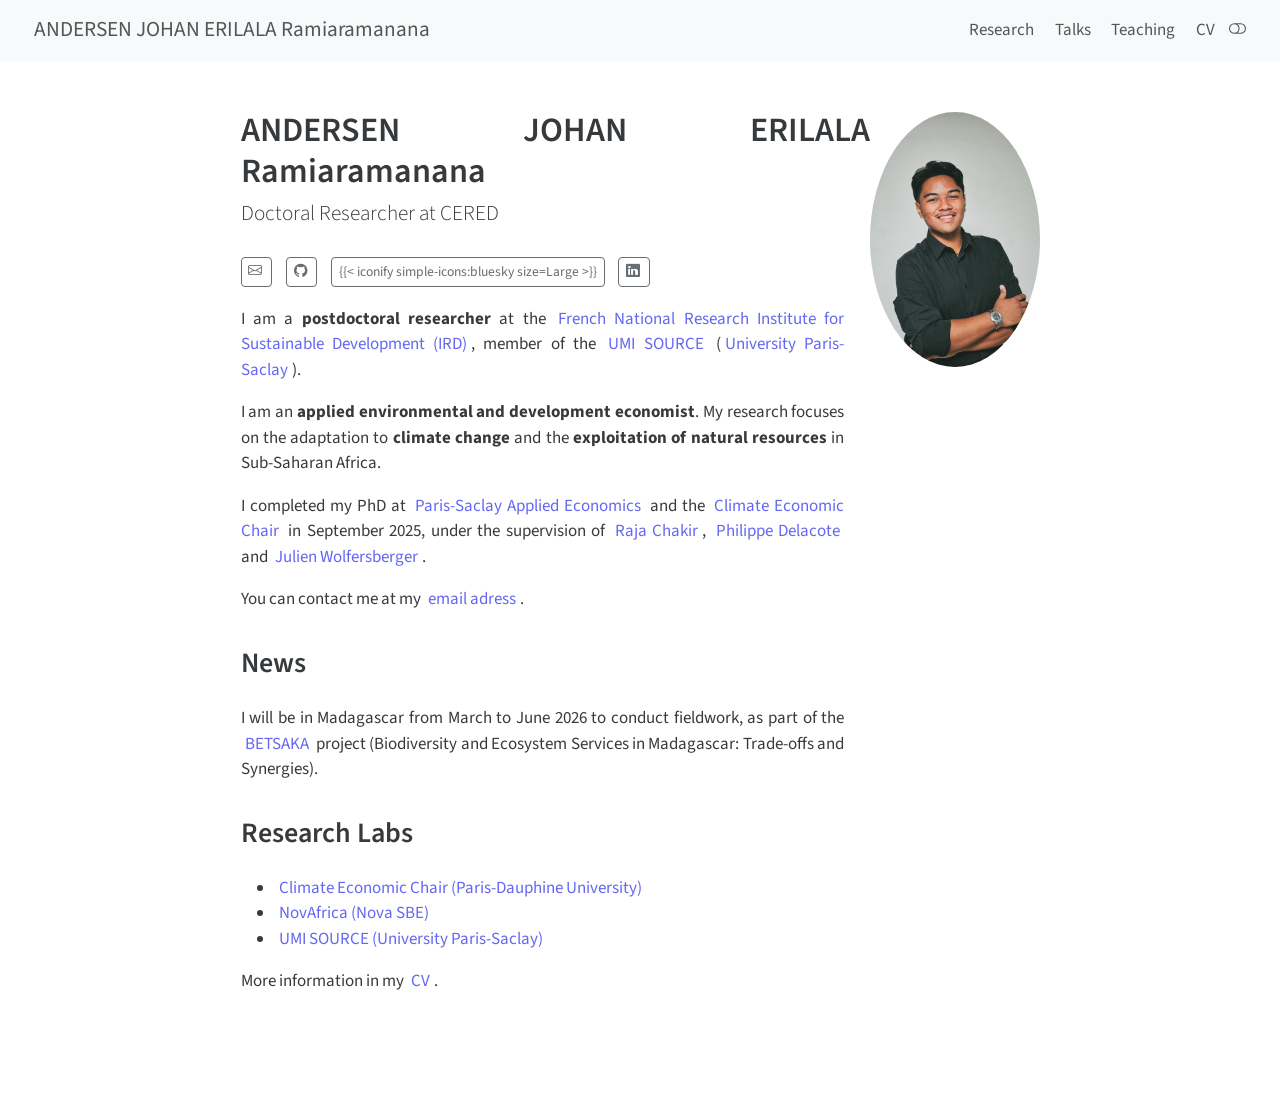
<file: index.html>
<!DOCTYPE html>
<html xmlns="http://www.w3.org/1999/xhtml" lang="en" xml:lang="en"><head>

<meta charset="utf-8">
<meta name="generator" content="quarto-1.9.36">

<meta name="viewport" content="width=device-width, initial-scale=1.0, user-scalable=yes">


<title>ANDERSEN JOHAN ERILALA Ramiaramanana</title>
<style>
/* Default styles provided by pandoc.
** See https://pandoc.org/MANUAL.html#variables-for-html for config info.
*/
code{white-space: pre-wrap;}
span.smallcaps{font-variant: small-caps;}
div.columns{display: flex; gap: min(4vw, 1.5em);}
div.column{flex: auto; overflow-x: auto;}
div.hanging-indent{margin-left: 1.5em; text-indent: -1.5em;}
ul.task-list{list-style: none;}
ul.task-list li input[type="checkbox"] {
  width: 0.8em;
  margin: 0 0.8em 0.2em -1em; /* quarto-specific, see https://github.com/quarto-dev/quarto-cli/issues/4556 */ 
  vertical-align: middle;
}
</style>


<script src="site_libs/quarto-nav/quarto-nav.js"></script>
<script src="site_libs/quarto-nav/headroom.min.js"></script>
<link href="./favicon.ico" rel="icon">
<script src="site_libs/clipboard/clipboard.min.js"></script>
<script src="site_libs/quarto-html/quarto.js" type="module"></script>
<script src="site_libs/quarto-html/tabsets/tabsets.js" type="module"></script>
<script src="site_libs/quarto-html/popper.min.js"></script>
<script src="site_libs/quarto-html/tippy.umd.min.js"></script>
<link href="site_libs/quarto-html/tippy.css" rel="stylesheet">
<link href="site_libs/quarto-html/quarto-syntax-highlighting-845c23b38eaddc0f92fda52bfe77a8c8.css" rel="stylesheet" class="quarto-color-scheme" id="quarto-text-highlighting-styles">
<link href="site_libs/quarto-html/quarto-syntax-highlighting-dark-f418161beb48e0141c760e455f12af2c.css" rel="stylesheet" class="quarto-color-scheme quarto-color-alternate" id="quarto-text-highlighting-styles">
<link href="site_libs/quarto-html/quarto-syntax-highlighting-845c23b38eaddc0f92fda52bfe77a8c8.css" rel="stylesheet" class="quarto-color-scheme-extra" id="quarto-text-highlighting-styles">
<script src="site_libs/bootstrap/bootstrap.min.js"></script>
<link href="site_libs/bootstrap/bootstrap-icons.css" rel="stylesheet">
<link href="site_libs/bootstrap/bootstrap-d4cf088601a6da94a74962c82123f19b.min.css" rel="stylesheet" append-hash="true" class="quarto-color-scheme" id="quarto-bootstrap" data-mode="light">
<link href="site_libs/bootstrap/bootstrap-dark-e8964db687007ca8dd88d9d9ce58e3ef.min.css" rel="stylesheet" append-hash="true" class="quarto-color-scheme quarto-color-alternate" id="quarto-bootstrap" data-mode="dark">
<link href="site_libs/bootstrap/bootstrap-d4cf088601a6da94a74962c82123f19b.min.css" rel="stylesheet" append-hash="true" class="quarto-color-scheme-extra" id="quarto-bootstrap" data-mode="light">
<script id="quarto-search-options" type="application/json">{
  "language": {
    "search-no-results-text": "No results",
    "search-matching-documents-text": "matching documents",
    "search-copy-link-title": "Copy link to search",
    "search-hide-matches-text": "Hide additional matches",
    "search-more-match-text": "more match in this document",
    "search-more-matches-text": "more matches in this document",
    "search-clear-button-title": "Clear",
    "search-text-placeholder": "",
    "search-detached-cancel-button-title": "Cancel",
    "search-submit-button-title": "Submit",
    "search-label": "Search"
  }
}</script>


<meta property="og:title" content="ANDERSEN JOHAN ERILALA Ramiaramanana">
<meta property="og:description" content="Doctoral Researcher at CERED">
<meta property="og:image" content="profile.jpeg">
<meta property="og:site_name" content="ANDERSEN JOHAN ERILALA Ramiaramanana">
</head>

<body class="nav-fixed fullcontent quarto-light"><script id="quarto-html-before-body" type="application/javascript">
    const toggleBodyColorMode = (bsSheetEl) => {
      const mode = bsSheetEl.getAttribute("data-mode");
      const bodyEl = window.document.querySelector("body");
      if (mode === "dark") {
        bodyEl.classList.add("quarto-dark");
        bodyEl.classList.remove("quarto-light");
      } else {
        bodyEl.classList.add("quarto-light");
        bodyEl.classList.remove("quarto-dark");
      }
    }
    const toggleBodyColorPrimary = () => {
      const bsSheetEl = window.document.querySelector("link#quarto-bootstrap:not([rel=disabled-stylesheet])");
      if (bsSheetEl) {
        toggleBodyColorMode(bsSheetEl);
      }
    }
    const setColorSchemeToggle = (alternate) => {
      const toggles = window.document.querySelectorAll('.quarto-color-scheme-toggle');
      for (let i=0; i < toggles.length; i++) {
        const toggle = toggles[i];
        if (toggle) {
          if (alternate) {
            toggle.classList.add("alternate");
          } else {
            toggle.classList.remove("alternate");
          }
        }
      }
    };
    const toggleColorMode = (alternate) => {
      // Switch the stylesheets
      const primaryStylesheets = window.document.querySelectorAll('link.quarto-color-scheme:not(.quarto-color-alternate)');
      const alternateStylesheets = window.document.querySelectorAll('link.quarto-color-scheme.quarto-color-alternate');
      manageTransitions('#quarto-margin-sidebar .nav-link', false);
      if (alternate) {
        // note: dark is layered on light, we don't disable primary!
        enableStylesheet(alternateStylesheets);
        for (const sheetNode of alternateStylesheets) {
          if (sheetNode.id === "quarto-bootstrap") {
            toggleBodyColorMode(sheetNode);
          }
        }
      } else {
        disableStylesheet(alternateStylesheets);
        enableStylesheet(primaryStylesheets)
        toggleBodyColorPrimary();
      }
      manageTransitions('#quarto-margin-sidebar .nav-link', true);
      // Switch the toggles
      setColorSchemeToggle(alternate)
      // Hack to workaround the fact that safari doesn't
      // properly recolor the scrollbar when toggling (#1455)
      if (navigator.userAgent.indexOf('Safari') > 0 && navigator.userAgent.indexOf('Chrome') == -1) {
        manageTransitions("body", false);
        window.scrollTo(0, 1);
        setTimeout(() => {
          window.scrollTo(0, 0);
          manageTransitions("body", true);
        }, 40);
      }
    }
    const disableStylesheet = (stylesheets) => {
      for (let i=0; i < stylesheets.length; i++) {
        const stylesheet = stylesheets[i];
        stylesheet.rel = 'disabled-stylesheet';
      }
    }
    const enableStylesheet = (stylesheets) => {
      for (let i=0; i < stylesheets.length; i++) {
        const stylesheet = stylesheets[i];
        if(stylesheet.rel !== 'stylesheet') { // for Chrome, which will still FOUC without this check
          stylesheet.rel = 'stylesheet';
        }
      }
    }
    const manageTransitions = (selector, allowTransitions) => {
      const els = window.document.querySelectorAll(selector);
      for (let i=0; i < els.length; i++) {
        const el = els[i];
        if (allowTransitions) {
          el.classList.remove('notransition');
        } else {
          el.classList.add('notransition');
        }
      }
    }
    const isFileUrl = () => {
      return window.location.protocol === 'file:';
    }
    const hasAlternateSentinel = () => {
      let styleSentinel = getColorSchemeSentinel();
      if (styleSentinel !== null) {
        return styleSentinel === "alternate";
      } else {
        return false;
      }
    }
    const setStyleSentinel = (alternate) => {
      const value = alternate ? "alternate" : "default";
      if (!isFileUrl()) {
        window.localStorage.setItem("quarto-color-scheme", value);
      } else {
        localAlternateSentinel = value;
      }
    }
    const getColorSchemeSentinel = () => {
      if (!isFileUrl()) {
        const storageValue = window.localStorage.getItem("quarto-color-scheme");
        return storageValue != null ? storageValue : localAlternateSentinel;
      } else {
        return localAlternateSentinel;
      }
    }
    const toggleGiscusIfUsed = (isAlternate, darkModeDefault) => {
      const baseTheme = document.querySelector('#giscus-base-theme')?.value ?? 'light';
      const alternateTheme = document.querySelector('#giscus-alt-theme')?.value ?? 'dark';
      let newTheme = '';
      if(authorPrefersDark) {
        newTheme = isAlternate ? baseTheme : alternateTheme;
      } else {
        newTheme = isAlternate ? alternateTheme : baseTheme;
      }
      const changeGiscusTheme = () => {
        // From: https://github.com/giscus/giscus/issues/336
        const sendMessage = (message) => {
          const iframe = document.querySelector('iframe.giscus-frame');
          if (!iframe) return;
          iframe.contentWindow.postMessage({ giscus: message }, 'https://giscus.app');
        }
        sendMessage({
          setConfig: {
            theme: newTheme
          }
        });
      }
      const isGiscussLoaded = window.document.querySelector('iframe.giscus-frame') !== null;
      if (isGiscussLoaded) {
        changeGiscusTheme();
      }
    };
    const authorPrefersDark = false;
    const darkModeDefault = authorPrefersDark;
      document.querySelector('link#quarto-text-highlighting-styles.quarto-color-scheme-extra').rel = 'disabled-stylesheet';
      document.querySelector('link#quarto-bootstrap.quarto-color-scheme-extra').rel = 'disabled-stylesheet';
    let localAlternateSentinel = darkModeDefault ? 'alternate' : 'default';
    // Dark / light mode switch
    window.quartoToggleColorScheme = () => {
      // Read the current dark / light value
      let toAlternate = !hasAlternateSentinel();
      toggleColorMode(toAlternate);
      setStyleSentinel(toAlternate);
      toggleGiscusIfUsed(toAlternate, darkModeDefault);
      window.dispatchEvent(new Event('resize'));
    };
    // Switch to dark mode if need be
    if (hasAlternateSentinel()) {
      toggleColorMode(true);
    } else {
      toggleColorMode(false);
    }
  </script>

<div id="quarto-search-results"></div>
  <header id="quarto-header" class="headroom fixed-top">
    <nav class="navbar navbar-expand-lg " data-bs-theme="dark">
      <div class="navbar-container container-fluid">
      <div class="navbar-brand-container mx-auto">
    <a class="navbar-brand" href="./index.html">
    <span class="navbar-title">ANDERSEN JOHAN ERILALA Ramiaramanana</span>
    </a>
  </div>
          <button class="navbar-toggler" type="button" data-bs-toggle="collapse" data-bs-target="#navbarCollapse" aria-controls="navbarCollapse" role="menu" aria-expanded="false" aria-label="Toggle navigation" onclick="if (window.quartoToggleHeadroom) { window.quartoToggleHeadroom(); }">
  <span class="navbar-toggler-icon"></span>
</button>
          <div class="collapse navbar-collapse" id="navbarCollapse">
            <ul class="navbar-nav navbar-nav-scroll ms-auto">
  <li class="nav-item">
    <a class="nav-link" href="./Pages/Research.html"> 
<span class="menu-text">Research</span></a>
  </li>  
  <li class="nav-item">
    <a class="nav-link" href="./Pages/Talks.html"> 
<span class="menu-text">Talks</span></a>
  </li>  
  <li class="nav-item">
    <a class="nav-link" href="./Pages/Teaching.html"> 
<span class="menu-text">Teaching</span></a>
  </li>  
  <li class="nav-item">
    <a class="nav-link" href="./Pages/CV.html"> 
<span class="menu-text">CV</span></a>
  </li>  
</ul>
          </div> <!-- /navcollapse -->
            <div class="quarto-navbar-tools">
  <a href="" class="quarto-color-scheme-toggle quarto-navigation-tool  px-1" onclick="window.quartoToggleColorScheme(); return false;" title="Toggle dark mode"><i class="bi"></i></a>
</div>
      </div> <!-- /container-fluid -->
    </nav>
</header>
<!-- content -->
<div id="quarto-content" class="quarto-container page-columns page-rows-contents page-layout-article page-navbar">
<!-- sidebar -->
<!-- margin-sidebar -->
    
<!-- main -->
<div class="quarto-about-solana column-body">
  <div class="about-entity">
    <div class="entity-contents">
      <header id="title-block-header" class="quarto-title-block default">
<div class="quarto-title">
<h1 class="title">ANDERSEN JOHAN ERILALA Ramiaramanana</h1>
<p class="subtitle lead">Doctoral Researcher at CERED</p>
</div>
<div class="quarto-title-meta">
  </div>
</header> <div class="about-links">
  <a href="mailto:johanerilala@gmail.com" class="about-link" rel="" target="">
    <i class="bi bi-envelope"></i>
     <span class="about-link-text"></span>
  </a>
  <a href="https://github.com/edouardpignede" class="about-link" rel="" target="">
    <i class="bi bi-github"></i>
     <span class="about-link-text"></span>
  </a>
  <a href="https://bsky.app/profile/epignede.bsky.social" class="about-link" rel="" target="">
     <span class="about-link-text">{{&lt; iconify simple-icons:bluesky size=Large &gt;}}</span>
  </a>
  <a href="https://www.linkedin.com/in/edouard-pignede" class="about-link" rel="" target="">
    <i class="bi bi-linkedin"></i>
     <span class="about-link-text"></span>
  </a>
</div>
      <div class="about-contents"><main class="content" id="quarto-document-content">

<p>I am a <strong>postdoctoral researcher</strong> at the <a href="https://en.ird.fr/">French National Research Institute for Sustainable Development (IRD)</a>, member of the <a href="https://www.umi-source.uvsq.fr/">UMI SOURCE</a> (<a href="https://www.universite-paris-saclay.fr/en">University Paris-Saclay</a>).</p>
<p>I am an <strong>applied environmental and development economist</strong>. My research focuses on the adaptation to <strong>climate change</strong> and the <strong>exploitation of natural resources</strong> in Sub-Saharan Africa.</p>
<p>I completed my PhD at <a href="https://www6.versailles-grignon.inrae.fr/psae">Paris-Saclay Applied Economics</a> and the <a href="https://www.chaireeconomieduclimat.org/en/">Climate Economic Chair</a> in September 2025, under the supervision of <a href="https://sites.google.com/site/rajachakir/">Raja Chakir</a>, <a href="https://sites.google.com/view/philippedelacote/">Philippe Delacote</a> and <a href="https://julienwolfersberger.wordpress.com/">Julien Wolfersberger</a>.</p>
<p>You can contact me at my <a href="mailto:edouard.pignede@gmail.com">email adress</a>.</p>
<section id="news" class="level2">
<h2 data-anchor-id="news">News</h2>
<p>I will be in Madagascar from March to June 2026 to conduct fieldwork, as part of the <a href="https://betsaka.hypotheses.org/">BETSAKA</a> project (Biodiversity and Ecosystem Services in Madagascar: Trade-offs and Synergies).</p>
</section>
<section id="research-labs" class="level2">
<h2 data-anchor-id="research-labs">Research Labs</h2>
<ul>
<li><a href="https://www.chaireeconomieduclimat.org/en/">Climate Economic Chair (Paris-Dauphine University)</a></li>
<li><a href="https://novafrica.org/">NovAfrica (Nova SBE)</a></li>
<li><a href="https://www.umi-source.uvsq.fr/">UMI SOURCE (University Paris-Saclay)</a></li>
</ul>
<p>More information in my <a href="files/CV_Edouard_Pignede.pdf">CV</a>.</p>


</section>
</main></div>
    </div>
    <img src="profile.jpeg" class="about-image
  round " style="height: 15em; width: 15em;">
  </div>
</div>
 <!-- /main -->
<script id="quarto-html-after-body" type="application/javascript">
  window.document.addEventListener("DOMContentLoaded", function (event) {
    // Ensure there is a toggle, if there isn't float one in the top right
    if (window.document.querySelector('.quarto-color-scheme-toggle') === null) {
      const a = window.document.createElement('a');
      a.classList.add('top-right');
      a.classList.add('quarto-color-scheme-toggle');
      a.href = "";
      a.onclick = function() { try { window.quartoToggleColorScheme(); } catch {} return false; };
      const i = window.document.createElement("i");
      i.classList.add('bi');
      a.appendChild(i);
      window.document.body.appendChild(a);
    }
    setColorSchemeToggle(hasAlternateSentinel())
    const isCodeAnnotation = (el) => {
      for (const clz of el.classList) {
        if (clz.startsWith('code-annotation-')) {                     
          return true;
        }
      }
      return false;
    }
    const onCopySuccess = function(e) {
      // button target
      const button = e.trigger;
      // don't keep focus
      button.blur();
      // flash "checked"
      button.classList.add('code-copy-button-checked');
      var currentTitle = button.getAttribute("title");
      button.setAttribute("title", "Copied!");
      let tooltip;
      if (window.bootstrap) {
        button.setAttribute("data-bs-toggle", "tooltip");
        button.setAttribute("data-bs-placement", "left");
        button.setAttribute("data-bs-title", "Copied!");
        tooltip = new bootstrap.Tooltip(button, 
          { trigger: "manual", 
            customClass: "code-copy-button-tooltip",
            offset: [0, -8]});
        tooltip.show();    
      }
      setTimeout(function() {
        if (tooltip) {
          tooltip.hide();
          button.removeAttribute("data-bs-title");
          button.removeAttribute("data-bs-toggle");
          button.removeAttribute("data-bs-placement");
        }
        button.setAttribute("title", currentTitle);
        button.classList.remove('code-copy-button-checked');
      }, 1000);
      // clear code selection
      e.clearSelection();
    }
    const getTextToCopy = function(trigger) {
      const outerScaffold = trigger.parentElement.cloneNode(true);
      const codeEl = outerScaffold.querySelector('code');
      for (const childEl of codeEl.children) {
        if (isCodeAnnotation(childEl)) {
          childEl.remove();
        }
      }
      return codeEl.innerText;
    }
    const clipboard = new window.ClipboardJS('.code-copy-button:not([data-in-quarto-modal])', {
      text: getTextToCopy
    });
    clipboard.on('success', onCopySuccess);
    if (window.document.getElementById('quarto-embedded-source-code-modal')) {
      const clipboardModal = new window.ClipboardJS('.code-copy-button[data-in-quarto-modal]', {
        text: getTextToCopy,
        container: window.document.getElementById('quarto-embedded-source-code-modal')
      });
      clipboardModal.on('success', onCopySuccess);
    }
      var localhostRegex = new RegExp(/^(?:http|https):\/\/localhost\:?[0-9]*\//);
      var mailtoRegex = new RegExp(/^mailto:/);
        var filterRegex = new RegExp('/' + window.location.host + '/');
      var isInternal = (href) => {
          return filterRegex.test(href) || localhostRegex.test(href) || mailtoRegex.test(href);
      }
      // Inspect non-navigation links and adorn them if external
     var links = window.document.querySelectorAll('a[href]:not(.nav-link):not(.navbar-brand):not(.toc-action):not(.sidebar-link):not(.sidebar-item-toggle):not(.pagination-link):not(.no-external):not([aria-hidden]):not(.dropdown-item):not(.quarto-navigation-tool):not(.about-link)');
      for (var i=0; i<links.length; i++) {
        const link = links[i];
        if (!isInternal(link.href)) {
          // undo the damage that might have been done by quarto-nav.js in the case of
          // links that we want to consider external
          if (link.dataset.originalHref !== undefined) {
            link.href = link.dataset.originalHref;
          }
        }
      }
    function tippyHover(el, contentFn, onTriggerFn, onUntriggerFn) {
      const config = {
        allowHTML: true,
        maxWidth: 500,
        delay: 100,
        arrow: false,
        appendTo: function(el) {
            return el.parentElement;
        },
        interactive: true,
        interactiveBorder: 10,
        theme: 'quarto',
        placement: 'bottom-start',
      };
      if (contentFn) {
        config.content = contentFn;
      }
      if (onTriggerFn) {
        config.onTrigger = onTriggerFn;
      }
      if (onUntriggerFn) {
        config.onUntrigger = onUntriggerFn;
      }
      window.tippy(el, config); 
    }
    const noterefs = window.document.querySelectorAll('a[role="doc-noteref"]');
    for (var i=0; i<noterefs.length; i++) {
      const ref = noterefs[i];
      tippyHover(ref, function() {
        // use id or data attribute instead here
        let href = ref.getAttribute('data-footnote-href') || ref.getAttribute('href');
        try { href = new URL(href).hash; } catch {}
        const id = href.replace(/^#\/?/, "");
        const note = window.document.getElementById(id);
        if (note) {
          return note.innerHTML;
        } else {
          return "";
        }
      });
    }
    const xrefs = window.document.querySelectorAll('a.quarto-xref');
    const processXRef = (id, note) => {
      // Strip column container classes
      const stripColumnClz = (el) => {
        el.classList.remove("page-full", "page-columns");
        if (el.children) {
          for (const child of el.children) {
            stripColumnClz(child);
          }
        }
      }
      stripColumnClz(note)
      if (id === null || id.startsWith('sec-')) {
        // Special case sections, only their first couple elements
        const container = document.createElement("div");
        if (note.children && note.children.length > 2) {
          container.appendChild(note.children[0].cloneNode(true));
          for (let i = 1; i < note.children.length; i++) {
            const child = note.children[i];
            if (child.tagName === "P" && child.innerText === "") {
              continue;
            } else {
              container.appendChild(child.cloneNode(true));
              break;
            }
          }
          if (window.Quarto?.typesetMath) {
            window.Quarto.typesetMath(container);
          }
          return container.innerHTML
        } else {
          if (window.Quarto?.typesetMath) {
            window.Quarto.typesetMath(note);
          }
          return note.innerHTML;
        }
      } else {
        // Remove any anchor links if they are present
        const anchorLink = note.querySelector('a.anchorjs-link');
        if (anchorLink) {
          anchorLink.remove();
        }
        if (window.Quarto?.typesetMath) {
          window.Quarto.typesetMath(note);
        }
        if (note.classList.contains("callout")) {
          return note.outerHTML;
        } else {
          return note.innerHTML;
        }
      }
    }
    for (var i=0; i<xrefs.length; i++) {
      const xref = xrefs[i];
      tippyHover(xref, undefined, function(instance) {
        instance.disable();
        let url = xref.getAttribute('href');
        let hash = undefined; 
        if (url.startsWith('#')) {
          hash = url;
        } else {
          try { hash = new URL(url).hash; } catch {}
        }
        if (hash) {
          const id = hash.replace(/^#\/?/, "");
          const note = window.document.getElementById(id);
          if (note !== null) {
            try {
              const html = processXRef(id, note.cloneNode(true));
              instance.setContent(html);
            } finally {
              instance.enable();
              instance.show();
            }
          } else {
            // See if we can fetch this
            fetch(url.split('#')[0])
            .then(res => res.text())
            .then(html => {
              const parser = new DOMParser();
              const htmlDoc = parser.parseFromString(html, "text/html");
              const note = htmlDoc.getElementById(id);
              if (note !== null) {
                const html = processXRef(id, note);
                instance.setContent(html);
              } 
            }).finally(() => {
              instance.enable();
              instance.show();
            });
          }
        } else {
          // See if we can fetch a full url (with no hash to target)
          // This is a special case and we should probably do some content thinning / targeting
          fetch(url)
          .then(res => res.text())
          .then(html => {
            const parser = new DOMParser();
            const htmlDoc = parser.parseFromString(html, "text/html");
            const note = htmlDoc.querySelector('main.content');
            if (note !== null) {
              // This should only happen for chapter cross references
              // (since there is no id in the URL)
              // remove the first header
              if (note.children.length > 0 && note.children[0].tagName === "HEADER") {
                note.children[0].remove();
              }
              const html = processXRef(null, note);
              instance.setContent(html);
            } 
          }).finally(() => {
            instance.enable();
            instance.show();
          });
        }
      }, function(instance) {
      });
    }
        let selectedAnnoteEl;
        const selectorForAnnotation = ( cell, annotation) => {
          let cellAttr = 'data-code-cell="' + cell + '"';
          let lineAttr = 'data-code-annotation="' +  annotation + '"';
          const selector = 'span[' + cellAttr + '][' + lineAttr + ']';
          return selector;
        }
        const selectCodeLines = (annoteEl) => {
          const doc = window.document;
          const targetCell = annoteEl.getAttribute("data-target-cell");
          const targetAnnotation = annoteEl.getAttribute("data-target-annotation");
          const annoteSpan = window.document.querySelector(selectorForAnnotation(targetCell, targetAnnotation));
          const lines = annoteSpan.getAttribute("data-code-lines").split(",");
          const lineIds = lines.map((line) => {
            return targetCell + "-" + line;
          })
          let top = null;
          let height = null;
          let parent = null;
          if (lineIds.length > 0) {
              //compute the position of the single el (top and bottom and make a div)
              const el = window.document.getElementById(lineIds[0]);
              top = el.offsetTop;
              height = el.offsetHeight;
              parent = el.parentElement.parentElement;
            if (lineIds.length > 1) {
              const lastEl = window.document.getElementById(lineIds[lineIds.length - 1]);
              const bottom = lastEl.offsetTop + lastEl.offsetHeight;
              height = bottom - top;
            }
            if (top !== null && height !== null && parent !== null) {
              // cook up a div (if necessary) and position it 
              let div = window.document.getElementById("code-annotation-line-highlight");
              if (div === null) {
                div = window.document.createElement("div");
                div.setAttribute("id", "code-annotation-line-highlight");
                div.style.position = 'absolute';
                parent.appendChild(div);
              }
              div.style.top = top - 2 + "px";
              div.style.height = height + 4 + "px";
              div.style.left = 0;
              let gutterDiv = window.document.getElementById("code-annotation-line-highlight-gutter");
              if (gutterDiv === null) {
                gutterDiv = window.document.createElement("div");
                gutterDiv.setAttribute("id", "code-annotation-line-highlight-gutter");
                gutterDiv.style.position = 'absolute';
                const codeCell = window.document.getElementById(targetCell);
                const gutter = codeCell.querySelector('.code-annotation-gutter');
                gutter.appendChild(gutterDiv);
              }
              gutterDiv.style.top = top - 2 + "px";
              gutterDiv.style.height = height + 4 + "px";
            }
            selectedAnnoteEl = annoteEl;
          }
        };
        const unselectCodeLines = () => {
          const elementsIds = ["code-annotation-line-highlight", "code-annotation-line-highlight-gutter"];
          elementsIds.forEach((elId) => {
            const div = window.document.getElementById(elId);
            if (div) {
              div.remove();
            }
          });
          selectedAnnoteEl = undefined;
        };
          // Handle positioning of the toggle
      window.addEventListener(
        "resize",
        throttle(() => {
          elRect = undefined;
          if (selectedAnnoteEl) {
            selectCodeLines(selectedAnnoteEl);
          }
        }, 10)
      );
      function throttle(fn, ms) {
      let throttle = false;
      let timer;
        return (...args) => {
          if(!throttle) { // first call gets through
              fn.apply(this, args);
              throttle = true;
          } else { // all the others get throttled
              if(timer) clearTimeout(timer); // cancel #2
              timer = setTimeout(() => {
                fn.apply(this, args);
                timer = throttle = false;
              }, ms);
          }
        };
      }
        // Attach click handler to the DT
        const annoteDls = window.document.querySelectorAll('dt[data-target-cell]');
        for (const annoteDlNode of annoteDls) {
          annoteDlNode.addEventListener('click', (event) => {
            const clickedEl = event.target;
            if (clickedEl !== selectedAnnoteEl) {
              unselectCodeLines();
              const activeEl = window.document.querySelector('dt[data-target-cell].code-annotation-active');
              if (activeEl) {
                activeEl.classList.remove('code-annotation-active');
              }
              selectCodeLines(clickedEl);
              clickedEl.classList.add('code-annotation-active');
            } else {
              // Unselect the line
              unselectCodeLines();
              clickedEl.classList.remove('code-annotation-active');
            }
          });
        }
    const findCites = (el) => {
      const parentEl = el.parentElement;
      if (parentEl) {
        const cites = parentEl.dataset.cites;
        if (cites) {
          return {
            el,
            cites: cites.split(' ')
          };
        } else {
          return findCites(el.parentElement)
        }
      } else {
        return undefined;
      }
    };
    var bibliorefs = window.document.querySelectorAll('a[role="doc-biblioref"]');
    for (var i=0; i<bibliorefs.length; i++) {
      const ref = bibliorefs[i];
      const citeInfo = findCites(ref);
      if (citeInfo) {
        tippyHover(citeInfo.el, function() {
          var popup = window.document.createElement('div');
          citeInfo.cites.forEach(function(cite) {
            var citeDiv = window.document.createElement('div');
            citeDiv.classList.add('hanging-indent');
            citeDiv.classList.add('csl-entry');
            var biblioDiv = window.document.getElementById('ref-' + cite);
            if (biblioDiv) {
              citeDiv.innerHTML = biblioDiv.innerHTML;
            }
            popup.appendChild(citeDiv);
          });
          return popup.innerHTML;
        });
      }
    }
  });
  </script>
</div> <!-- /content -->




</body></html>
</file>
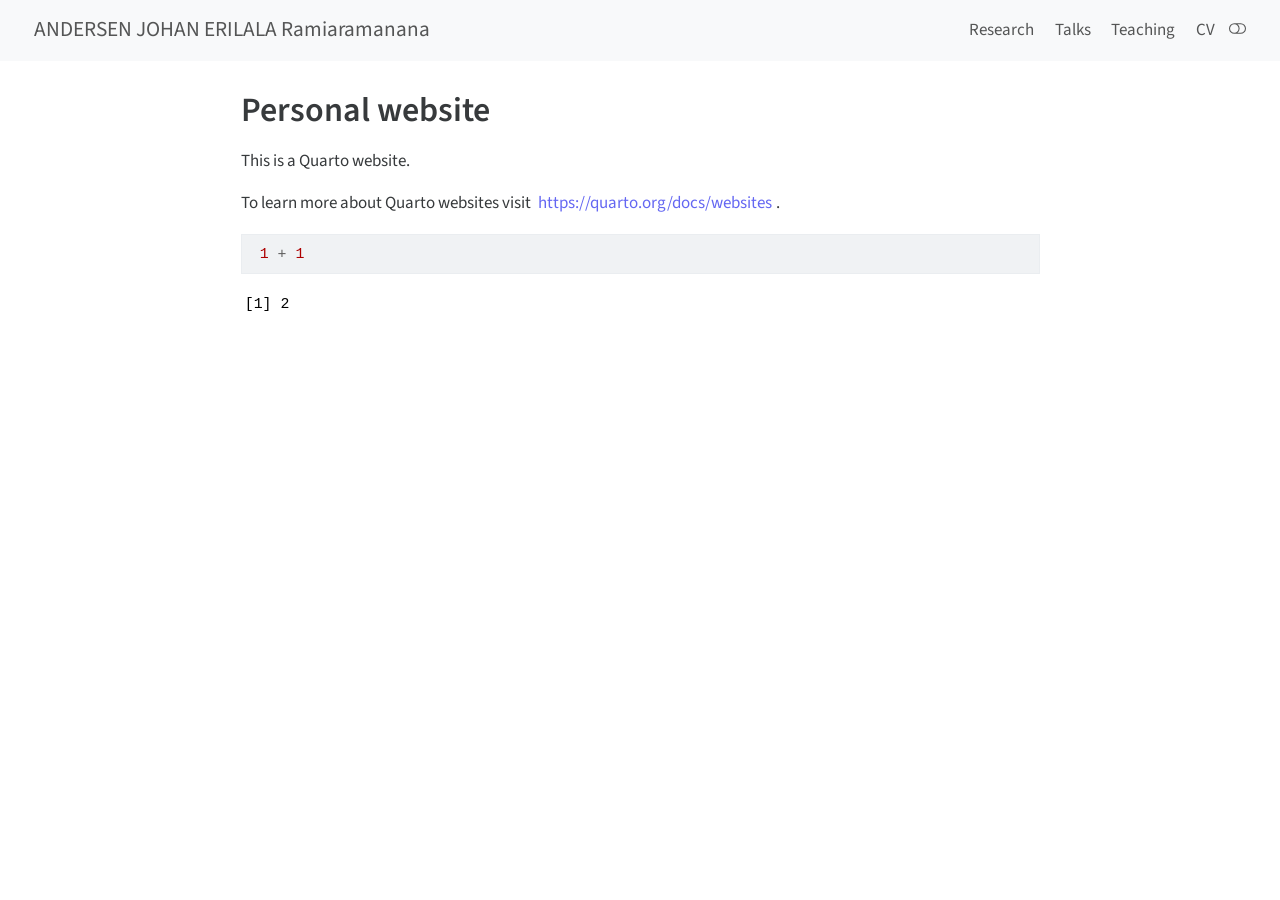
<file: Personal website/index.html>
<!DOCTYPE html>
<html xmlns="http://www.w3.org/1999/xhtml" lang="en" xml:lang="en"><head>

<meta charset="utf-8">
<meta name="generator" content="quarto-1.9.36">

<meta name="viewport" content="width=device-width, initial-scale=1.0, user-scalable=yes">


<title>Personal website – ANDERSEN JOHAN ERILALA Ramiaramanana</title>
<style>
/* Default styles provided by pandoc.
** See https://pandoc.org/MANUAL.html#variables-for-html for config info.
*/
code{white-space: pre-wrap;}
span.smallcaps{font-variant: small-caps;}
div.columns{display: flex; gap: min(4vw, 1.5em);}
div.column{flex: auto; overflow-x: auto;}
div.hanging-indent{margin-left: 1.5em; text-indent: -1.5em;}
ul.task-list{list-style: none;}
ul.task-list li input[type="checkbox"] {
  width: 0.8em;
  margin: 0 0.8em 0.2em -1em; /* quarto-specific, see https://github.com/quarto-dev/quarto-cli/issues/4556 */ 
  vertical-align: middle;
}
/* CSS for syntax highlighting */
html { -webkit-text-size-adjust: 100%; }
pre > code.sourceCode { white-space: pre; position: relative; }
pre > code.sourceCode > span { display: inline-block; line-height: 1.25; }
pre > code.sourceCode > span:empty { height: 1.2em; }
.sourceCode { overflow: visible; }
code.sourceCode > span { color: inherit; text-decoration: inherit; }
div.sourceCode { margin: 1em 0; }
pre.sourceCode { margin: 0; }
@media screen {
div.sourceCode { overflow: auto; }
}
@media print {
pre > code.sourceCode { white-space: pre-wrap; }
pre > code.sourceCode > span { text-indent: -5em; padding-left: 5em; }
}
pre.numberSource code
  { counter-reset: source-line 0; }
pre.numberSource code > span
  { position: relative; left: -4em; counter-increment: source-line; }
pre.numberSource code > span > a:first-child::before
  { content: counter(source-line);
    position: relative; left: -1em; text-align: right; vertical-align: baseline;
    border: none; display: inline-block;
    -webkit-touch-callout: none; -webkit-user-select: none;
    -khtml-user-select: none; -moz-user-select: none;
    -ms-user-select: none; user-select: none;
    padding: 0 4px; width: 4em;
  }
pre.numberSource { margin-left: 3em;  padding-left: 4px; }
div.sourceCode
  {   }
@media screen {
pre > code.sourceCode > span > a:first-child::before { text-decoration: underline; }
}
</style>


<script src="../site_libs/quarto-nav/quarto-nav.js"></script>
<script src="../site_libs/quarto-nav/headroom.min.js"></script>
<link href="../favicon.ico" rel="icon">
<script src="../site_libs/clipboard/clipboard.min.js"></script>
<script src="../site_libs/quarto-html/quarto.js" type="module"></script>
<script src="../site_libs/quarto-html/tabsets/tabsets.js" type="module"></script>
<script src="../site_libs/quarto-html/popper.min.js"></script>
<script src="../site_libs/quarto-html/tippy.umd.min.js"></script>
<script src="../site_libs/quarto-html/anchor.min.js"></script>
<link href="../site_libs/quarto-html/tippy.css" rel="stylesheet">
<link href="../site_libs/quarto-html/quarto-syntax-highlighting-845c23b38eaddc0f92fda52bfe77a8c8.css" rel="stylesheet" class="quarto-color-scheme" id="quarto-text-highlighting-styles">
<link href="../site_libs/quarto-html/quarto-syntax-highlighting-dark-f418161beb48e0141c760e455f12af2c.css" rel="stylesheet" class="quarto-color-scheme quarto-color-alternate" id="quarto-text-highlighting-styles">
<link href="../site_libs/quarto-html/quarto-syntax-highlighting-845c23b38eaddc0f92fda52bfe77a8c8.css" rel="stylesheet" class="quarto-color-scheme-extra" id="quarto-text-highlighting-styles">
<script src="../site_libs/bootstrap/bootstrap.min.js"></script>
<link href="../site_libs/bootstrap/bootstrap-icons.css" rel="stylesheet">
<link href="../site_libs/bootstrap/bootstrap-d4cf088601a6da94a74962c82123f19b.min.css" rel="stylesheet" append-hash="true" class="quarto-color-scheme" id="quarto-bootstrap" data-mode="light">
<link href="../site_libs/bootstrap/bootstrap-dark-e8964db687007ca8dd88d9d9ce58e3ef.min.css" rel="stylesheet" append-hash="true" class="quarto-color-scheme quarto-color-alternate" id="quarto-bootstrap" data-mode="dark">
<link href="../site_libs/bootstrap/bootstrap-d4cf088601a6da94a74962c82123f19b.min.css" rel="stylesheet" append-hash="true" class="quarto-color-scheme-extra" id="quarto-bootstrap" data-mode="light">
<script id="quarto-search-options" type="application/json">{
  "language": {
    "search-no-results-text": "No results",
    "search-matching-documents-text": "matching documents",
    "search-copy-link-title": "Copy link to search",
    "search-hide-matches-text": "Hide additional matches",
    "search-more-match-text": "more match in this document",
    "search-more-matches-text": "more matches in this document",
    "search-clear-button-title": "Clear",
    "search-text-placeholder": "",
    "search-detached-cancel-button-title": "Cancel",
    "search-submit-button-title": "Submit",
    "search-label": "Search"
  }
}</script>


<meta property="og:title" content="Personal website – ANDERSEN JOHAN ERILALA Ramiaramanana">
<meta property="og:description" content="">
<meta property="og:site_name" content="ANDERSEN JOHAN ERILALA Ramiaramanana">
</head>

<body class="nav-fixed fullcontent quarto-light"><script id="quarto-html-before-body" type="application/javascript">
    const toggleBodyColorMode = (bsSheetEl) => {
      const mode = bsSheetEl.getAttribute("data-mode");
      const bodyEl = window.document.querySelector("body");
      if (mode === "dark") {
        bodyEl.classList.add("quarto-dark");
        bodyEl.classList.remove("quarto-light");
      } else {
        bodyEl.classList.add("quarto-light");
        bodyEl.classList.remove("quarto-dark");
      }
    }
    const toggleBodyColorPrimary = () => {
      const bsSheetEl = window.document.querySelector("link#quarto-bootstrap:not([rel=disabled-stylesheet])");
      if (bsSheetEl) {
        toggleBodyColorMode(bsSheetEl);
      }
    }
    const setColorSchemeToggle = (alternate) => {
      const toggles = window.document.querySelectorAll('.quarto-color-scheme-toggle');
      for (let i=0; i < toggles.length; i++) {
        const toggle = toggles[i];
        if (toggle) {
          if (alternate) {
            toggle.classList.add("alternate");
          } else {
            toggle.classList.remove("alternate");
          }
        }
      }
    };
    const toggleColorMode = (alternate) => {
      // Switch the stylesheets
      const primaryStylesheets = window.document.querySelectorAll('link.quarto-color-scheme:not(.quarto-color-alternate)');
      const alternateStylesheets = window.document.querySelectorAll('link.quarto-color-scheme.quarto-color-alternate');
      manageTransitions('#quarto-margin-sidebar .nav-link', false);
      if (alternate) {
        // note: dark is layered on light, we don't disable primary!
        enableStylesheet(alternateStylesheets);
        for (const sheetNode of alternateStylesheets) {
          if (sheetNode.id === "quarto-bootstrap") {
            toggleBodyColorMode(sheetNode);
          }
        }
      } else {
        disableStylesheet(alternateStylesheets);
        enableStylesheet(primaryStylesheets)
        toggleBodyColorPrimary();
      }
      manageTransitions('#quarto-margin-sidebar .nav-link', true);
      // Switch the toggles
      setColorSchemeToggle(alternate)
      // Hack to workaround the fact that safari doesn't
      // properly recolor the scrollbar when toggling (#1455)
      if (navigator.userAgent.indexOf('Safari') > 0 && navigator.userAgent.indexOf('Chrome') == -1) {
        manageTransitions("body", false);
        window.scrollTo(0, 1);
        setTimeout(() => {
          window.scrollTo(0, 0);
          manageTransitions("body", true);
        }, 40);
      }
    }
    const disableStylesheet = (stylesheets) => {
      for (let i=0; i < stylesheets.length; i++) {
        const stylesheet = stylesheets[i];
        stylesheet.rel = 'disabled-stylesheet';
      }
    }
    const enableStylesheet = (stylesheets) => {
      for (let i=0; i < stylesheets.length; i++) {
        const stylesheet = stylesheets[i];
        if(stylesheet.rel !== 'stylesheet') { // for Chrome, which will still FOUC without this check
          stylesheet.rel = 'stylesheet';
        }
      }
    }
    const manageTransitions = (selector, allowTransitions) => {
      const els = window.document.querySelectorAll(selector);
      for (let i=0; i < els.length; i++) {
        const el = els[i];
        if (allowTransitions) {
          el.classList.remove('notransition');
        } else {
          el.classList.add('notransition');
        }
      }
    }
    const isFileUrl = () => {
      return window.location.protocol === 'file:';
    }
    const hasAlternateSentinel = () => {
      let styleSentinel = getColorSchemeSentinel();
      if (styleSentinel !== null) {
        return styleSentinel === "alternate";
      } else {
        return false;
      }
    }
    const setStyleSentinel = (alternate) => {
      const value = alternate ? "alternate" : "default";
      if (!isFileUrl()) {
        window.localStorage.setItem("quarto-color-scheme", value);
      } else {
        localAlternateSentinel = value;
      }
    }
    const getColorSchemeSentinel = () => {
      if (!isFileUrl()) {
        const storageValue = window.localStorage.getItem("quarto-color-scheme");
        return storageValue != null ? storageValue : localAlternateSentinel;
      } else {
        return localAlternateSentinel;
      }
    }
    const toggleGiscusIfUsed = (isAlternate, darkModeDefault) => {
      const baseTheme = document.querySelector('#giscus-base-theme')?.value ?? 'light';
      const alternateTheme = document.querySelector('#giscus-alt-theme')?.value ?? 'dark';
      let newTheme = '';
      if(authorPrefersDark) {
        newTheme = isAlternate ? baseTheme : alternateTheme;
      } else {
        newTheme = isAlternate ? alternateTheme : baseTheme;
      }
      const changeGiscusTheme = () => {
        // From: https://github.com/giscus/giscus/issues/336
        const sendMessage = (message) => {
          const iframe = document.querySelector('iframe.giscus-frame');
          if (!iframe) return;
          iframe.contentWindow.postMessage({ giscus: message }, 'https://giscus.app');
        }
        sendMessage({
          setConfig: {
            theme: newTheme
          }
        });
      }
      const isGiscussLoaded = window.document.querySelector('iframe.giscus-frame') !== null;
      if (isGiscussLoaded) {
        changeGiscusTheme();
      }
    };
    const authorPrefersDark = false;
    const darkModeDefault = authorPrefersDark;
      document.querySelector('link#quarto-text-highlighting-styles.quarto-color-scheme-extra').rel = 'disabled-stylesheet';
      document.querySelector('link#quarto-bootstrap.quarto-color-scheme-extra').rel = 'disabled-stylesheet';
    let localAlternateSentinel = darkModeDefault ? 'alternate' : 'default';
    // Dark / light mode switch
    window.quartoToggleColorScheme = () => {
      // Read the current dark / light value
      let toAlternate = !hasAlternateSentinel();
      toggleColorMode(toAlternate);
      setStyleSentinel(toAlternate);
      toggleGiscusIfUsed(toAlternate, darkModeDefault);
      window.dispatchEvent(new Event('resize'));
    };
    // Switch to dark mode if need be
    if (hasAlternateSentinel()) {
      toggleColorMode(true);
    } else {
      toggleColorMode(false);
    }
  </script>

<div id="quarto-search-results"></div>
  <header id="quarto-header" class="headroom fixed-top">
    <nav class="navbar navbar-expand-lg " data-bs-theme="dark">
      <div class="navbar-container container-fluid">
      <div class="navbar-brand-container mx-auto">
    <a class="navbar-brand" href="../index.html">
    <span class="navbar-title">ANDERSEN JOHAN ERILALA Ramiaramanana</span>
    </a>
  </div>
          <button class="navbar-toggler" type="button" data-bs-toggle="collapse" data-bs-target="#navbarCollapse" aria-controls="navbarCollapse" role="menu" aria-expanded="false" aria-label="Toggle navigation" onclick="if (window.quartoToggleHeadroom) { window.quartoToggleHeadroom(); }">
  <span class="navbar-toggler-icon"></span>
</button>
          <div class="collapse navbar-collapse" id="navbarCollapse">
            <ul class="navbar-nav navbar-nav-scroll ms-auto">
  <li class="nav-item">
    <a class="nav-link" href="../Pages/Research.html"> 
<span class="menu-text">Research</span></a>
  </li>  
  <li class="nav-item">
    <a class="nav-link" href="../Pages/Talks.html"> 
<span class="menu-text">Talks</span></a>
  </li>  
  <li class="nav-item">
    <a class="nav-link" href="../Pages/Teaching.html"> 
<span class="menu-text">Teaching</span></a>
  </li>  
  <li class="nav-item">
    <a class="nav-link" href="../Pages/CV.html"> 
<span class="menu-text">CV</span></a>
  </li>  
</ul>
          </div> <!-- /navcollapse -->
            <div class="quarto-navbar-tools">
  <a href="" class="quarto-color-scheme-toggle quarto-navigation-tool  px-1" onclick="window.quartoToggleColorScheme(); return false;" title="Toggle dark mode"><i class="bi"></i></a>
</div>
      </div> <!-- /container-fluid -->
    </nav>
</header>
<!-- content -->
<div id="quarto-content" class="quarto-container page-columns page-rows-contents page-layout-article page-navbar">
<!-- sidebar -->
<!-- margin-sidebar -->
    
<!-- main -->
<main class="content" id="quarto-document-content">


<header id="title-block-header" class="quarto-title-block default">
<div class="quarto-title">
<h1 class="title">Personal website</h1>
</div>



<div class="quarto-title-meta">

    
  
    
  </div>
  


</header>


<p>This is a Quarto website.</p>
<p>To learn more about Quarto websites visit <a href="https://quarto.org/docs/websites" class="uri">https://quarto.org/docs/websites</a>.</p>
<div class="cell">
<div class="code-copy-outer-scaffold"><div class="sourceCode cell-code" id="cb1"><pre class="sourceCode r code-with-copy"><code class="sourceCode r"><span id="cb1-1"><a href="#cb1-1" aria-hidden="true" tabindex="-1"></a><span class="dv">1</span> <span class="sc">+</span> <span class="dv">1</span></span></code></pre></div><button title="Copy to Clipboard" class="code-copy-button"><i class="bi"></i></button></div>
<div class="cell-output cell-output-stdout">
<pre><code>[1] 2</code></pre>
</div>
</div>



</main> <!-- /main -->
<script id="quarto-html-after-body" type="application/javascript">
  window.document.addEventListener("DOMContentLoaded", function (event) {
    // Ensure there is a toggle, if there isn't float one in the top right
    if (window.document.querySelector('.quarto-color-scheme-toggle') === null) {
      const a = window.document.createElement('a');
      a.classList.add('top-right');
      a.classList.add('quarto-color-scheme-toggle');
      a.href = "";
      a.onclick = function() { try { window.quartoToggleColorScheme(); } catch {} return false; };
      const i = window.document.createElement("i");
      i.classList.add('bi');
      a.appendChild(i);
      window.document.body.appendChild(a);
    }
    setColorSchemeToggle(hasAlternateSentinel())
    const icon = "";
    const anchorJS = new window.AnchorJS();
    anchorJS.options = {
      placement: 'right',
      icon: icon
    };
    anchorJS.add('.anchored');
    const isCodeAnnotation = (el) => {
      for (const clz of el.classList) {
        if (clz.startsWith('code-annotation-')) {                     
          return true;
        }
      }
      return false;
    }
    const onCopySuccess = function(e) {
      // button target
      const button = e.trigger;
      // don't keep focus
      button.blur();
      // flash "checked"
      button.classList.add('code-copy-button-checked');
      var currentTitle = button.getAttribute("title");
      button.setAttribute("title", "Copied!");
      let tooltip;
      if (window.bootstrap) {
        button.setAttribute("data-bs-toggle", "tooltip");
        button.setAttribute("data-bs-placement", "left");
        button.setAttribute("data-bs-title", "Copied!");
        tooltip = new bootstrap.Tooltip(button, 
          { trigger: "manual", 
            customClass: "code-copy-button-tooltip",
            offset: [0, -8]});
        tooltip.show();    
      }
      setTimeout(function() {
        if (tooltip) {
          tooltip.hide();
          button.removeAttribute("data-bs-title");
          button.removeAttribute("data-bs-toggle");
          button.removeAttribute("data-bs-placement");
        }
        button.setAttribute("title", currentTitle);
        button.classList.remove('code-copy-button-checked');
      }, 1000);
      // clear code selection
      e.clearSelection();
    }
    const getTextToCopy = function(trigger) {
      const outerScaffold = trigger.parentElement.cloneNode(true);
      const codeEl = outerScaffold.querySelector('code');
      for (const childEl of codeEl.children) {
        if (isCodeAnnotation(childEl)) {
          childEl.remove();
        }
      }
      return codeEl.innerText;
    }
    const clipboard = new window.ClipboardJS('.code-copy-button:not([data-in-quarto-modal])', {
      text: getTextToCopy
    });
    clipboard.on('success', onCopySuccess);
    if (window.document.getElementById('quarto-embedded-source-code-modal')) {
      const clipboardModal = new window.ClipboardJS('.code-copy-button[data-in-quarto-modal]', {
        text: getTextToCopy,
        container: window.document.getElementById('quarto-embedded-source-code-modal')
      });
      clipboardModal.on('success', onCopySuccess);
    }
      var localhostRegex = new RegExp(/^(?:http|https):\/\/localhost\:?[0-9]*\//);
      var mailtoRegex = new RegExp(/^mailto:/);
        var filterRegex = new RegExp('/' + window.location.host + '/');
      var isInternal = (href) => {
          return filterRegex.test(href) || localhostRegex.test(href) || mailtoRegex.test(href);
      }
      // Inspect non-navigation links and adorn them if external
     var links = window.document.querySelectorAll('a[href]:not(.nav-link):not(.navbar-brand):not(.toc-action):not(.sidebar-link):not(.sidebar-item-toggle):not(.pagination-link):not(.no-external):not([aria-hidden]):not(.dropdown-item):not(.quarto-navigation-tool):not(.about-link)');
      for (var i=0; i<links.length; i++) {
        const link = links[i];
        if (!isInternal(link.href)) {
          // undo the damage that might have been done by quarto-nav.js in the case of
          // links that we want to consider external
          if (link.dataset.originalHref !== undefined) {
            link.href = link.dataset.originalHref;
          }
        }
      }
    function tippyHover(el, contentFn, onTriggerFn, onUntriggerFn) {
      const config = {
        allowHTML: true,
        maxWidth: 500,
        delay: 100,
        arrow: false,
        appendTo: function(el) {
            return el.parentElement;
        },
        interactive: true,
        interactiveBorder: 10,
        theme: 'quarto',
        placement: 'bottom-start',
      };
      if (contentFn) {
        config.content = contentFn;
      }
      if (onTriggerFn) {
        config.onTrigger = onTriggerFn;
      }
      if (onUntriggerFn) {
        config.onUntrigger = onUntriggerFn;
      }
      window.tippy(el, config); 
    }
    const noterefs = window.document.querySelectorAll('a[role="doc-noteref"]');
    for (var i=0; i<noterefs.length; i++) {
      const ref = noterefs[i];
      tippyHover(ref, function() {
        // use id or data attribute instead here
        let href = ref.getAttribute('data-footnote-href') || ref.getAttribute('href');
        try { href = new URL(href).hash; } catch {}
        const id = href.replace(/^#\/?/, "");
        const note = window.document.getElementById(id);
        if (note) {
          return note.innerHTML;
        } else {
          return "";
        }
      });
    }
    const xrefs = window.document.querySelectorAll('a.quarto-xref');
    const processXRef = (id, note) => {
      // Strip column container classes
      const stripColumnClz = (el) => {
        el.classList.remove("page-full", "page-columns");
        if (el.children) {
          for (const child of el.children) {
            stripColumnClz(child);
          }
        }
      }
      stripColumnClz(note)
      if (id === null || id.startsWith('sec-')) {
        // Special case sections, only their first couple elements
        const container = document.createElement("div");
        if (note.children && note.children.length > 2) {
          container.appendChild(note.children[0].cloneNode(true));
          for (let i = 1; i < note.children.length; i++) {
            const child = note.children[i];
            if (child.tagName === "P" && child.innerText === "") {
              continue;
            } else {
              container.appendChild(child.cloneNode(true));
              break;
            }
          }
          if (window.Quarto?.typesetMath) {
            window.Quarto.typesetMath(container);
          }
          return container.innerHTML
        } else {
          if (window.Quarto?.typesetMath) {
            window.Quarto.typesetMath(note);
          }
          return note.innerHTML;
        }
      } else {
        // Remove any anchor links if they are present
        const anchorLink = note.querySelector('a.anchorjs-link');
        if (anchorLink) {
          anchorLink.remove();
        }
        if (window.Quarto?.typesetMath) {
          window.Quarto.typesetMath(note);
        }
        if (note.classList.contains("callout")) {
          return note.outerHTML;
        } else {
          return note.innerHTML;
        }
      }
    }
    for (var i=0; i<xrefs.length; i++) {
      const xref = xrefs[i];
      tippyHover(xref, undefined, function(instance) {
        instance.disable();
        let url = xref.getAttribute('href');
        let hash = undefined; 
        if (url.startsWith('#')) {
          hash = url;
        } else {
          try { hash = new URL(url).hash; } catch {}
        }
        if (hash) {
          const id = hash.replace(/^#\/?/, "");
          const note = window.document.getElementById(id);
          if (note !== null) {
            try {
              const html = processXRef(id, note.cloneNode(true));
              instance.setContent(html);
            } finally {
              instance.enable();
              instance.show();
            }
          } else {
            // See if we can fetch this
            fetch(url.split('#')[0])
            .then(res => res.text())
            .then(html => {
              const parser = new DOMParser();
              const htmlDoc = parser.parseFromString(html, "text/html");
              const note = htmlDoc.getElementById(id);
              if (note !== null) {
                const html = processXRef(id, note);
                instance.setContent(html);
              } 
            }).finally(() => {
              instance.enable();
              instance.show();
            });
          }
        } else {
          // See if we can fetch a full url (with no hash to target)
          // This is a special case and we should probably do some content thinning / targeting
          fetch(url)
          .then(res => res.text())
          .then(html => {
            const parser = new DOMParser();
            const htmlDoc = parser.parseFromString(html, "text/html");
            const note = htmlDoc.querySelector('main.content');
            if (note !== null) {
              // This should only happen for chapter cross references
              // (since there is no id in the URL)
              // remove the first header
              if (note.children.length > 0 && note.children[0].tagName === "HEADER") {
                note.children[0].remove();
              }
              const html = processXRef(null, note);
              instance.setContent(html);
            } 
          }).finally(() => {
            instance.enable();
            instance.show();
          });
        }
      }, function(instance) {
      });
    }
        let selectedAnnoteEl;
        const selectorForAnnotation = ( cell, annotation) => {
          let cellAttr = 'data-code-cell="' + cell + '"';
          let lineAttr = 'data-code-annotation="' +  annotation + '"';
          const selector = 'span[' + cellAttr + '][' + lineAttr + ']';
          return selector;
        }
        const selectCodeLines = (annoteEl) => {
          const doc = window.document;
          const targetCell = annoteEl.getAttribute("data-target-cell");
          const targetAnnotation = annoteEl.getAttribute("data-target-annotation");
          const annoteSpan = window.document.querySelector(selectorForAnnotation(targetCell, targetAnnotation));
          const lines = annoteSpan.getAttribute("data-code-lines").split(",");
          const lineIds = lines.map((line) => {
            return targetCell + "-" + line;
          })
          let top = null;
          let height = null;
          let parent = null;
          if (lineIds.length > 0) {
              //compute the position of the single el (top and bottom and make a div)
              const el = window.document.getElementById(lineIds[0]);
              top = el.offsetTop;
              height = el.offsetHeight;
              parent = el.parentElement.parentElement;
            if (lineIds.length > 1) {
              const lastEl = window.document.getElementById(lineIds[lineIds.length - 1]);
              const bottom = lastEl.offsetTop + lastEl.offsetHeight;
              height = bottom - top;
            }
            if (top !== null && height !== null && parent !== null) {
              // cook up a div (if necessary) and position it 
              let div = window.document.getElementById("code-annotation-line-highlight");
              if (div === null) {
                div = window.document.createElement("div");
                div.setAttribute("id", "code-annotation-line-highlight");
                div.style.position = 'absolute';
                parent.appendChild(div);
              }
              div.style.top = top - 2 + "px";
              div.style.height = height + 4 + "px";
              div.style.left = 0;
              let gutterDiv = window.document.getElementById("code-annotation-line-highlight-gutter");
              if (gutterDiv === null) {
                gutterDiv = window.document.createElement("div");
                gutterDiv.setAttribute("id", "code-annotation-line-highlight-gutter");
                gutterDiv.style.position = 'absolute';
                const codeCell = window.document.getElementById(targetCell);
                const gutter = codeCell.querySelector('.code-annotation-gutter');
                gutter.appendChild(gutterDiv);
              }
              gutterDiv.style.top = top - 2 + "px";
              gutterDiv.style.height = height + 4 + "px";
            }
            selectedAnnoteEl = annoteEl;
          }
        };
        const unselectCodeLines = () => {
          const elementsIds = ["code-annotation-line-highlight", "code-annotation-line-highlight-gutter"];
          elementsIds.forEach((elId) => {
            const div = window.document.getElementById(elId);
            if (div) {
              div.remove();
            }
          });
          selectedAnnoteEl = undefined;
        };
          // Handle positioning of the toggle
      window.addEventListener(
        "resize",
        throttle(() => {
          elRect = undefined;
          if (selectedAnnoteEl) {
            selectCodeLines(selectedAnnoteEl);
          }
        }, 10)
      );
      function throttle(fn, ms) {
      let throttle = false;
      let timer;
        return (...args) => {
          if(!throttle) { // first call gets through
              fn.apply(this, args);
              throttle = true;
          } else { // all the others get throttled
              if(timer) clearTimeout(timer); // cancel #2
              timer = setTimeout(() => {
                fn.apply(this, args);
                timer = throttle = false;
              }, ms);
          }
        };
      }
        // Attach click handler to the DT
        const annoteDls = window.document.querySelectorAll('dt[data-target-cell]');
        for (const annoteDlNode of annoteDls) {
          annoteDlNode.addEventListener('click', (event) => {
            const clickedEl = event.target;
            if (clickedEl !== selectedAnnoteEl) {
              unselectCodeLines();
              const activeEl = window.document.querySelector('dt[data-target-cell].code-annotation-active');
              if (activeEl) {
                activeEl.classList.remove('code-annotation-active');
              }
              selectCodeLines(clickedEl);
              clickedEl.classList.add('code-annotation-active');
            } else {
              // Unselect the line
              unselectCodeLines();
              clickedEl.classList.remove('code-annotation-active');
            }
          });
        }
    const findCites = (el) => {
      const parentEl = el.parentElement;
      if (parentEl) {
        const cites = parentEl.dataset.cites;
        if (cites) {
          return {
            el,
            cites: cites.split(' ')
          };
        } else {
          return findCites(el.parentElement)
        }
      } else {
        return undefined;
      }
    };
    var bibliorefs = window.document.querySelectorAll('a[role="doc-biblioref"]');
    for (var i=0; i<bibliorefs.length; i++) {
      const ref = bibliorefs[i];
      const citeInfo = findCites(ref);
      if (citeInfo) {
        tippyHover(citeInfo.el, function() {
          var popup = window.document.createElement('div');
          citeInfo.cites.forEach(function(cite) {
            var citeDiv = window.document.createElement('div');
            citeDiv.classList.add('hanging-indent');
            citeDiv.classList.add('csl-entry');
            var biblioDiv = window.document.getElementById('ref-' + cite);
            if (biblioDiv) {
              citeDiv.innerHTML = biblioDiv.innerHTML;
            }
            popup.appendChild(citeDiv);
          });
          return popup.innerHTML;
        });
      }
    }
  });
  </script>
</div> <!-- /content -->




</body></html>
</file>
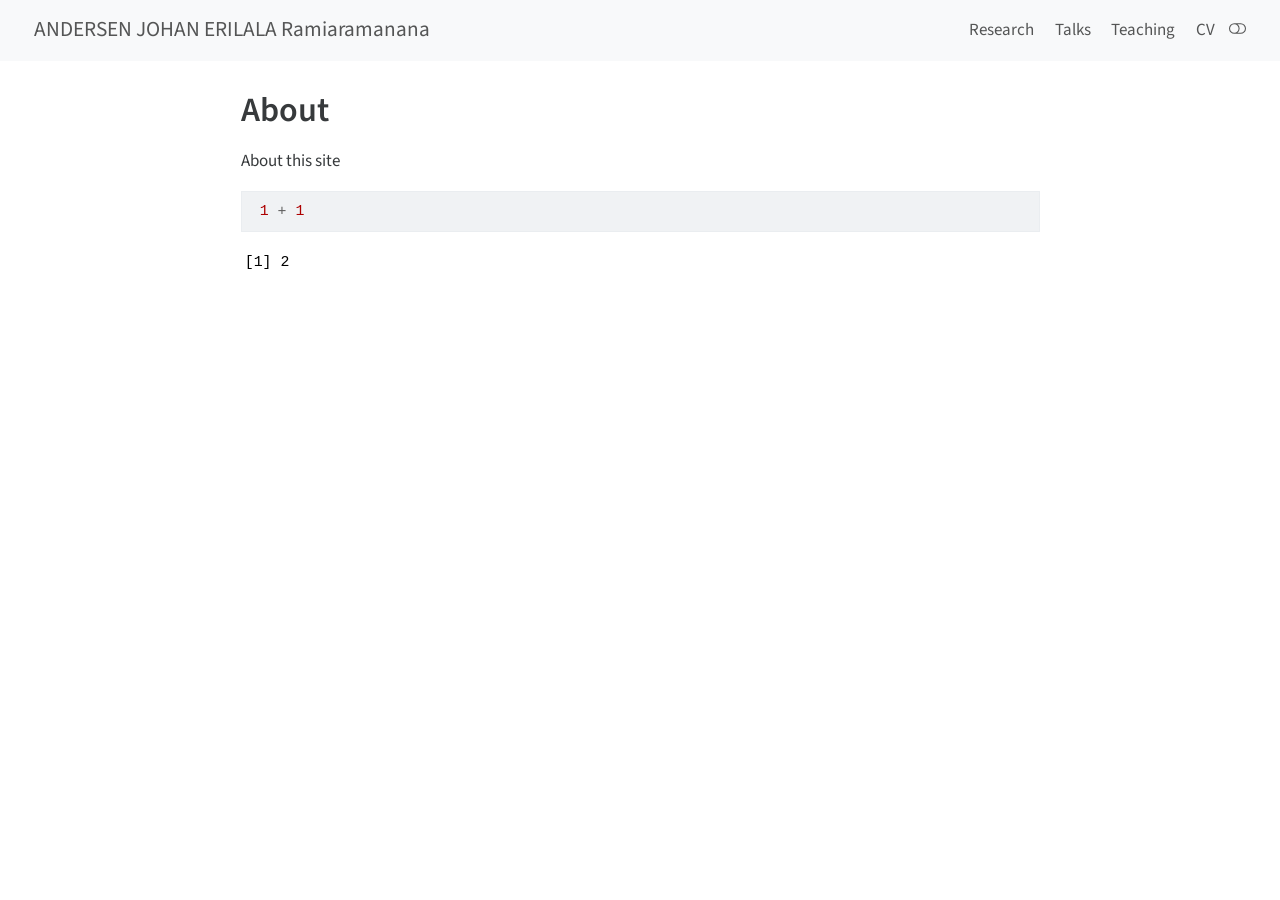
<file: about.html>
<!DOCTYPE html>
<html xmlns="http://www.w3.org/1999/xhtml" lang="en" xml:lang="en"><head>

<meta charset="utf-8">
<meta name="generator" content="quarto-1.9.36">

<meta name="viewport" content="width=device-width, initial-scale=1.0, user-scalable=yes">


<title>About – ANDERSEN JOHAN ERILALA Ramiaramanana</title>
<style>
/* Default styles provided by pandoc.
** See https://pandoc.org/MANUAL.html#variables-for-html for config info.
*/
code{white-space: pre-wrap;}
span.smallcaps{font-variant: small-caps;}
div.columns{display: flex; gap: min(4vw, 1.5em);}
div.column{flex: auto; overflow-x: auto;}
div.hanging-indent{margin-left: 1.5em; text-indent: -1.5em;}
ul.task-list{list-style: none;}
ul.task-list li input[type="checkbox"] {
  width: 0.8em;
  margin: 0 0.8em 0.2em -1em; /* quarto-specific, see https://github.com/quarto-dev/quarto-cli/issues/4556 */ 
  vertical-align: middle;
}
/* CSS for syntax highlighting */
html { -webkit-text-size-adjust: 100%; }
pre > code.sourceCode { white-space: pre; position: relative; }
pre > code.sourceCode > span { display: inline-block; line-height: 1.25; }
pre > code.sourceCode > span:empty { height: 1.2em; }
.sourceCode { overflow: visible; }
code.sourceCode > span { color: inherit; text-decoration: inherit; }
div.sourceCode { margin: 1em 0; }
pre.sourceCode { margin: 0; }
@media screen {
div.sourceCode { overflow: auto; }
}
@media print {
pre > code.sourceCode { white-space: pre-wrap; }
pre > code.sourceCode > span { text-indent: -5em; padding-left: 5em; }
}
pre.numberSource code
  { counter-reset: source-line 0; }
pre.numberSource code > span
  { position: relative; left: -4em; counter-increment: source-line; }
pre.numberSource code > span > a:first-child::before
  { content: counter(source-line);
    position: relative; left: -1em; text-align: right; vertical-align: baseline;
    border: none; display: inline-block;
    -webkit-touch-callout: none; -webkit-user-select: none;
    -khtml-user-select: none; -moz-user-select: none;
    -ms-user-select: none; user-select: none;
    padding: 0 4px; width: 4em;
  }
pre.numberSource { margin-left: 3em;  padding-left: 4px; }
div.sourceCode
  {   }
@media screen {
pre > code.sourceCode > span > a:first-child::before { text-decoration: underline; }
}
</style>


<script src="site_libs/quarto-nav/quarto-nav.js"></script>
<script src="site_libs/quarto-nav/headroom.min.js"></script>
<link href="./favicon.ico" rel="icon">
<script src="site_libs/clipboard/clipboard.min.js"></script>
<script src="site_libs/quarto-html/quarto.js" type="module"></script>
<script src="site_libs/quarto-html/tabsets/tabsets.js" type="module"></script>
<script src="site_libs/quarto-html/popper.min.js"></script>
<script src="site_libs/quarto-html/tippy.umd.min.js"></script>
<script src="site_libs/quarto-html/anchor.min.js"></script>
<link href="site_libs/quarto-html/tippy.css" rel="stylesheet">
<link href="site_libs/quarto-html/quarto-syntax-highlighting-845c23b38eaddc0f92fda52bfe77a8c8.css" rel="stylesheet" class="quarto-color-scheme" id="quarto-text-highlighting-styles">
<link href="site_libs/quarto-html/quarto-syntax-highlighting-dark-f418161beb48e0141c760e455f12af2c.css" rel="stylesheet" class="quarto-color-scheme quarto-color-alternate" id="quarto-text-highlighting-styles">
<link href="site_libs/quarto-html/quarto-syntax-highlighting-845c23b38eaddc0f92fda52bfe77a8c8.css" rel="stylesheet" class="quarto-color-scheme-extra" id="quarto-text-highlighting-styles">
<script src="site_libs/bootstrap/bootstrap.min.js"></script>
<link href="site_libs/bootstrap/bootstrap-icons.css" rel="stylesheet">
<link href="site_libs/bootstrap/bootstrap-d4cf088601a6da94a74962c82123f19b.min.css" rel="stylesheet" append-hash="true" class="quarto-color-scheme" id="quarto-bootstrap" data-mode="light">
<link href="site_libs/bootstrap/bootstrap-dark-e8964db687007ca8dd88d9d9ce58e3ef.min.css" rel="stylesheet" append-hash="true" class="quarto-color-scheme quarto-color-alternate" id="quarto-bootstrap" data-mode="dark">
<link href="site_libs/bootstrap/bootstrap-d4cf088601a6da94a74962c82123f19b.min.css" rel="stylesheet" append-hash="true" class="quarto-color-scheme-extra" id="quarto-bootstrap" data-mode="light">
<script id="quarto-search-options" type="application/json">{
  "language": {
    "search-no-results-text": "No results",
    "search-matching-documents-text": "matching documents",
    "search-copy-link-title": "Copy link to search",
    "search-hide-matches-text": "Hide additional matches",
    "search-more-match-text": "more match in this document",
    "search-more-matches-text": "more matches in this document",
    "search-clear-button-title": "Clear",
    "search-text-placeholder": "",
    "search-detached-cancel-button-title": "Cancel",
    "search-submit-button-title": "Submit",
    "search-label": "Search"
  }
}</script>


<meta property="og:title" content="About – ANDERSEN JOHAN ERILALA Ramiaramanana">
<meta property="og:description" content="">
<meta property="og:site_name" content="ANDERSEN JOHAN ERILALA Ramiaramanana">
</head>

<body class="nav-fixed fullcontent quarto-light"><script id="quarto-html-before-body" type="application/javascript">
    const toggleBodyColorMode = (bsSheetEl) => {
      const mode = bsSheetEl.getAttribute("data-mode");
      const bodyEl = window.document.querySelector("body");
      if (mode === "dark") {
        bodyEl.classList.add("quarto-dark");
        bodyEl.classList.remove("quarto-light");
      } else {
        bodyEl.classList.add("quarto-light");
        bodyEl.classList.remove("quarto-dark");
      }
    }
    const toggleBodyColorPrimary = () => {
      const bsSheetEl = window.document.querySelector("link#quarto-bootstrap:not([rel=disabled-stylesheet])");
      if (bsSheetEl) {
        toggleBodyColorMode(bsSheetEl);
      }
    }
    const setColorSchemeToggle = (alternate) => {
      const toggles = window.document.querySelectorAll('.quarto-color-scheme-toggle');
      for (let i=0; i < toggles.length; i++) {
        const toggle = toggles[i];
        if (toggle) {
          if (alternate) {
            toggle.classList.add("alternate");
          } else {
            toggle.classList.remove("alternate");
          }
        }
      }
    };
    const toggleColorMode = (alternate) => {
      // Switch the stylesheets
      const primaryStylesheets = window.document.querySelectorAll('link.quarto-color-scheme:not(.quarto-color-alternate)');
      const alternateStylesheets = window.document.querySelectorAll('link.quarto-color-scheme.quarto-color-alternate');
      manageTransitions('#quarto-margin-sidebar .nav-link', false);
      if (alternate) {
        // note: dark is layered on light, we don't disable primary!
        enableStylesheet(alternateStylesheets);
        for (const sheetNode of alternateStylesheets) {
          if (sheetNode.id === "quarto-bootstrap") {
            toggleBodyColorMode(sheetNode);
          }
        }
      } else {
        disableStylesheet(alternateStylesheets);
        enableStylesheet(primaryStylesheets)
        toggleBodyColorPrimary();
      }
      manageTransitions('#quarto-margin-sidebar .nav-link', true);
      // Switch the toggles
      setColorSchemeToggle(alternate)
      // Hack to workaround the fact that safari doesn't
      // properly recolor the scrollbar when toggling (#1455)
      if (navigator.userAgent.indexOf('Safari') > 0 && navigator.userAgent.indexOf('Chrome') == -1) {
        manageTransitions("body", false);
        window.scrollTo(0, 1);
        setTimeout(() => {
          window.scrollTo(0, 0);
          manageTransitions("body", true);
        }, 40);
      }
    }
    const disableStylesheet = (stylesheets) => {
      for (let i=0; i < stylesheets.length; i++) {
        const stylesheet = stylesheets[i];
        stylesheet.rel = 'disabled-stylesheet';
      }
    }
    const enableStylesheet = (stylesheets) => {
      for (let i=0; i < stylesheets.length; i++) {
        const stylesheet = stylesheets[i];
        if(stylesheet.rel !== 'stylesheet') { // for Chrome, which will still FOUC without this check
          stylesheet.rel = 'stylesheet';
        }
      }
    }
    const manageTransitions = (selector, allowTransitions) => {
      const els = window.document.querySelectorAll(selector);
      for (let i=0; i < els.length; i++) {
        const el = els[i];
        if (allowTransitions) {
          el.classList.remove('notransition');
        } else {
          el.classList.add('notransition');
        }
      }
    }
    const isFileUrl = () => {
      return window.location.protocol === 'file:';
    }
    const hasAlternateSentinel = () => {
      let styleSentinel = getColorSchemeSentinel();
      if (styleSentinel !== null) {
        return styleSentinel === "alternate";
      } else {
        return false;
      }
    }
    const setStyleSentinel = (alternate) => {
      const value = alternate ? "alternate" : "default";
      if (!isFileUrl()) {
        window.localStorage.setItem("quarto-color-scheme", value);
      } else {
        localAlternateSentinel = value;
      }
    }
    const getColorSchemeSentinel = () => {
      if (!isFileUrl()) {
        const storageValue = window.localStorage.getItem("quarto-color-scheme");
        return storageValue != null ? storageValue : localAlternateSentinel;
      } else {
        return localAlternateSentinel;
      }
    }
    const toggleGiscusIfUsed = (isAlternate, darkModeDefault) => {
      const baseTheme = document.querySelector('#giscus-base-theme')?.value ?? 'light';
      const alternateTheme = document.querySelector('#giscus-alt-theme')?.value ?? 'dark';
      let newTheme = '';
      if(authorPrefersDark) {
        newTheme = isAlternate ? baseTheme : alternateTheme;
      } else {
        newTheme = isAlternate ? alternateTheme : baseTheme;
      }
      const changeGiscusTheme = () => {
        // From: https://github.com/giscus/giscus/issues/336
        const sendMessage = (message) => {
          const iframe = document.querySelector('iframe.giscus-frame');
          if (!iframe) return;
          iframe.contentWindow.postMessage({ giscus: message }, 'https://giscus.app');
        }
        sendMessage({
          setConfig: {
            theme: newTheme
          }
        });
      }
      const isGiscussLoaded = window.document.querySelector('iframe.giscus-frame') !== null;
      if (isGiscussLoaded) {
        changeGiscusTheme();
      }
    };
    const authorPrefersDark = false;
    const darkModeDefault = authorPrefersDark;
      document.querySelector('link#quarto-text-highlighting-styles.quarto-color-scheme-extra').rel = 'disabled-stylesheet';
      document.querySelector('link#quarto-bootstrap.quarto-color-scheme-extra').rel = 'disabled-stylesheet';
    let localAlternateSentinel = darkModeDefault ? 'alternate' : 'default';
    // Dark / light mode switch
    window.quartoToggleColorScheme = () => {
      // Read the current dark / light value
      let toAlternate = !hasAlternateSentinel();
      toggleColorMode(toAlternate);
      setStyleSentinel(toAlternate);
      toggleGiscusIfUsed(toAlternate, darkModeDefault);
      window.dispatchEvent(new Event('resize'));
    };
    // Switch to dark mode if need be
    if (hasAlternateSentinel()) {
      toggleColorMode(true);
    } else {
      toggleColorMode(false);
    }
  </script>

<div id="quarto-search-results"></div>
  <header id="quarto-header" class="headroom fixed-top">
    <nav class="navbar navbar-expand-lg " data-bs-theme="dark">
      <div class="navbar-container container-fluid">
      <div class="navbar-brand-container mx-auto">
    <a class="navbar-brand" href="./index.html">
    <span class="navbar-title">ANDERSEN JOHAN ERILALA Ramiaramanana</span>
    </a>
  </div>
          <button class="navbar-toggler" type="button" data-bs-toggle="collapse" data-bs-target="#navbarCollapse" aria-controls="navbarCollapse" role="menu" aria-expanded="false" aria-label="Toggle navigation" onclick="if (window.quartoToggleHeadroom) { window.quartoToggleHeadroom(); }">
  <span class="navbar-toggler-icon"></span>
</button>
          <div class="collapse navbar-collapse" id="navbarCollapse">
            <ul class="navbar-nav navbar-nav-scroll ms-auto">
  <li class="nav-item">
    <a class="nav-link" href="./Pages/Research.html"> 
<span class="menu-text">Research</span></a>
  </li>  
  <li class="nav-item">
    <a class="nav-link" href="./Pages/Talks.html"> 
<span class="menu-text">Talks</span></a>
  </li>  
  <li class="nav-item">
    <a class="nav-link" href="./Pages/Teaching.html"> 
<span class="menu-text">Teaching</span></a>
  </li>  
  <li class="nav-item">
    <a class="nav-link" href="./Pages/CV.html"> 
<span class="menu-text">CV</span></a>
  </li>  
</ul>
          </div> <!-- /navcollapse -->
            <div class="quarto-navbar-tools">
  <a href="" class="quarto-color-scheme-toggle quarto-navigation-tool  px-1" onclick="window.quartoToggleColorScheme(); return false;" title="Toggle dark mode"><i class="bi"></i></a>
</div>
      </div> <!-- /container-fluid -->
    </nav>
</header>
<!-- content -->
<div id="quarto-content" class="quarto-container page-columns page-rows-contents page-layout-article page-navbar">
<!-- sidebar -->
<!-- margin-sidebar -->
    
<!-- main -->
<main class="content" id="quarto-document-content">


<header id="title-block-header" class="quarto-title-block default">
<div class="quarto-title">
<h1 class="title">About</h1>
</div>



<div class="quarto-title-meta">

    
  
    
  </div>
  


</header>


<p>About this site</p>
<div class="cell">
<div class="code-copy-outer-scaffold"><div class="sourceCode cell-code" id="cb1"><pre class="sourceCode r code-with-copy"><code class="sourceCode r"><span id="cb1-1"><a href="#cb1-1" aria-hidden="true" tabindex="-1"></a><span class="dv">1</span> <span class="sc">+</span> <span class="dv">1</span></span></code></pre></div><button title="Copy to Clipboard" class="code-copy-button"><i class="bi"></i></button></div>
<div class="cell-output cell-output-stdout">
<pre><code>[1] 2</code></pre>
</div>
</div>



</main> <!-- /main -->
<script id="quarto-html-after-body" type="application/javascript">
  window.document.addEventListener("DOMContentLoaded", function (event) {
    // Ensure there is a toggle, if there isn't float one in the top right
    if (window.document.querySelector('.quarto-color-scheme-toggle') === null) {
      const a = window.document.createElement('a');
      a.classList.add('top-right');
      a.classList.add('quarto-color-scheme-toggle');
      a.href = "";
      a.onclick = function() { try { window.quartoToggleColorScheme(); } catch {} return false; };
      const i = window.document.createElement("i");
      i.classList.add('bi');
      a.appendChild(i);
      window.document.body.appendChild(a);
    }
    setColorSchemeToggle(hasAlternateSentinel())
    const icon = "";
    const anchorJS = new window.AnchorJS();
    anchorJS.options = {
      placement: 'right',
      icon: icon
    };
    anchorJS.add('.anchored');
    const isCodeAnnotation = (el) => {
      for (const clz of el.classList) {
        if (clz.startsWith('code-annotation-')) {                     
          return true;
        }
      }
      return false;
    }
    const onCopySuccess = function(e) {
      // button target
      const button = e.trigger;
      // don't keep focus
      button.blur();
      // flash "checked"
      button.classList.add('code-copy-button-checked');
      var currentTitle = button.getAttribute("title");
      button.setAttribute("title", "Copied!");
      let tooltip;
      if (window.bootstrap) {
        button.setAttribute("data-bs-toggle", "tooltip");
        button.setAttribute("data-bs-placement", "left");
        button.setAttribute("data-bs-title", "Copied!");
        tooltip = new bootstrap.Tooltip(button, 
          { trigger: "manual", 
            customClass: "code-copy-button-tooltip",
            offset: [0, -8]});
        tooltip.show();    
      }
      setTimeout(function() {
        if (tooltip) {
          tooltip.hide();
          button.removeAttribute("data-bs-title");
          button.removeAttribute("data-bs-toggle");
          button.removeAttribute("data-bs-placement");
        }
        button.setAttribute("title", currentTitle);
        button.classList.remove('code-copy-button-checked');
      }, 1000);
      // clear code selection
      e.clearSelection();
    }
    const getTextToCopy = function(trigger) {
      const outerScaffold = trigger.parentElement.cloneNode(true);
      const codeEl = outerScaffold.querySelector('code');
      for (const childEl of codeEl.children) {
        if (isCodeAnnotation(childEl)) {
          childEl.remove();
        }
      }
      return codeEl.innerText;
    }
    const clipboard = new window.ClipboardJS('.code-copy-button:not([data-in-quarto-modal])', {
      text: getTextToCopy
    });
    clipboard.on('success', onCopySuccess);
    if (window.document.getElementById('quarto-embedded-source-code-modal')) {
      const clipboardModal = new window.ClipboardJS('.code-copy-button[data-in-quarto-modal]', {
        text: getTextToCopy,
        container: window.document.getElementById('quarto-embedded-source-code-modal')
      });
      clipboardModal.on('success', onCopySuccess);
    }
      var localhostRegex = new RegExp(/^(?:http|https):\/\/localhost\:?[0-9]*\//);
      var mailtoRegex = new RegExp(/^mailto:/);
        var filterRegex = new RegExp('/' + window.location.host + '/');
      var isInternal = (href) => {
          return filterRegex.test(href) || localhostRegex.test(href) || mailtoRegex.test(href);
      }
      // Inspect non-navigation links and adorn them if external
     var links = window.document.querySelectorAll('a[href]:not(.nav-link):not(.navbar-brand):not(.toc-action):not(.sidebar-link):not(.sidebar-item-toggle):not(.pagination-link):not(.no-external):not([aria-hidden]):not(.dropdown-item):not(.quarto-navigation-tool):not(.about-link)');
      for (var i=0; i<links.length; i++) {
        const link = links[i];
        if (!isInternal(link.href)) {
          // undo the damage that might have been done by quarto-nav.js in the case of
          // links that we want to consider external
          if (link.dataset.originalHref !== undefined) {
            link.href = link.dataset.originalHref;
          }
        }
      }
    function tippyHover(el, contentFn, onTriggerFn, onUntriggerFn) {
      const config = {
        allowHTML: true,
        maxWidth: 500,
        delay: 100,
        arrow: false,
        appendTo: function(el) {
            return el.parentElement;
        },
        interactive: true,
        interactiveBorder: 10,
        theme: 'quarto',
        placement: 'bottom-start',
      };
      if (contentFn) {
        config.content = contentFn;
      }
      if (onTriggerFn) {
        config.onTrigger = onTriggerFn;
      }
      if (onUntriggerFn) {
        config.onUntrigger = onUntriggerFn;
      }
      window.tippy(el, config); 
    }
    const noterefs = window.document.querySelectorAll('a[role="doc-noteref"]');
    for (var i=0; i<noterefs.length; i++) {
      const ref = noterefs[i];
      tippyHover(ref, function() {
        // use id or data attribute instead here
        let href = ref.getAttribute('data-footnote-href') || ref.getAttribute('href');
        try { href = new URL(href).hash; } catch {}
        const id = href.replace(/^#\/?/, "");
        const note = window.document.getElementById(id);
        if (note) {
          return note.innerHTML;
        } else {
          return "";
        }
      });
    }
    const xrefs = window.document.querySelectorAll('a.quarto-xref');
    const processXRef = (id, note) => {
      // Strip column container classes
      const stripColumnClz = (el) => {
        el.classList.remove("page-full", "page-columns");
        if (el.children) {
          for (const child of el.children) {
            stripColumnClz(child);
          }
        }
      }
      stripColumnClz(note)
      if (id === null || id.startsWith('sec-')) {
        // Special case sections, only their first couple elements
        const container = document.createElement("div");
        if (note.children && note.children.length > 2) {
          container.appendChild(note.children[0].cloneNode(true));
          for (let i = 1; i < note.children.length; i++) {
            const child = note.children[i];
            if (child.tagName === "P" && child.innerText === "") {
              continue;
            } else {
              container.appendChild(child.cloneNode(true));
              break;
            }
          }
          if (window.Quarto?.typesetMath) {
            window.Quarto.typesetMath(container);
          }
          return container.innerHTML
        } else {
          if (window.Quarto?.typesetMath) {
            window.Quarto.typesetMath(note);
          }
          return note.innerHTML;
        }
      } else {
        // Remove any anchor links if they are present
        const anchorLink = note.querySelector('a.anchorjs-link');
        if (anchorLink) {
          anchorLink.remove();
        }
        if (window.Quarto?.typesetMath) {
          window.Quarto.typesetMath(note);
        }
        if (note.classList.contains("callout")) {
          return note.outerHTML;
        } else {
          return note.innerHTML;
        }
      }
    }
    for (var i=0; i<xrefs.length; i++) {
      const xref = xrefs[i];
      tippyHover(xref, undefined, function(instance) {
        instance.disable();
        let url = xref.getAttribute('href');
        let hash = undefined; 
        if (url.startsWith('#')) {
          hash = url;
        } else {
          try { hash = new URL(url).hash; } catch {}
        }
        if (hash) {
          const id = hash.replace(/^#\/?/, "");
          const note = window.document.getElementById(id);
          if (note !== null) {
            try {
              const html = processXRef(id, note.cloneNode(true));
              instance.setContent(html);
            } finally {
              instance.enable();
              instance.show();
            }
          } else {
            // See if we can fetch this
            fetch(url.split('#')[0])
            .then(res => res.text())
            .then(html => {
              const parser = new DOMParser();
              const htmlDoc = parser.parseFromString(html, "text/html");
              const note = htmlDoc.getElementById(id);
              if (note !== null) {
                const html = processXRef(id, note);
                instance.setContent(html);
              } 
            }).finally(() => {
              instance.enable();
              instance.show();
            });
          }
        } else {
          // See if we can fetch a full url (with no hash to target)
          // This is a special case and we should probably do some content thinning / targeting
          fetch(url)
          .then(res => res.text())
          .then(html => {
            const parser = new DOMParser();
            const htmlDoc = parser.parseFromString(html, "text/html");
            const note = htmlDoc.querySelector('main.content');
            if (note !== null) {
              // This should only happen for chapter cross references
              // (since there is no id in the URL)
              // remove the first header
              if (note.children.length > 0 && note.children[0].tagName === "HEADER") {
                note.children[0].remove();
              }
              const html = processXRef(null, note);
              instance.setContent(html);
            } 
          }).finally(() => {
            instance.enable();
            instance.show();
          });
        }
      }, function(instance) {
      });
    }
        let selectedAnnoteEl;
        const selectorForAnnotation = ( cell, annotation) => {
          let cellAttr = 'data-code-cell="' + cell + '"';
          let lineAttr = 'data-code-annotation="' +  annotation + '"';
          const selector = 'span[' + cellAttr + '][' + lineAttr + ']';
          return selector;
        }
        const selectCodeLines = (annoteEl) => {
          const doc = window.document;
          const targetCell = annoteEl.getAttribute("data-target-cell");
          const targetAnnotation = annoteEl.getAttribute("data-target-annotation");
          const annoteSpan = window.document.querySelector(selectorForAnnotation(targetCell, targetAnnotation));
          const lines = annoteSpan.getAttribute("data-code-lines").split(",");
          const lineIds = lines.map((line) => {
            return targetCell + "-" + line;
          })
          let top = null;
          let height = null;
          let parent = null;
          if (lineIds.length > 0) {
              //compute the position of the single el (top and bottom and make a div)
              const el = window.document.getElementById(lineIds[0]);
              top = el.offsetTop;
              height = el.offsetHeight;
              parent = el.parentElement.parentElement;
            if (lineIds.length > 1) {
              const lastEl = window.document.getElementById(lineIds[lineIds.length - 1]);
              const bottom = lastEl.offsetTop + lastEl.offsetHeight;
              height = bottom - top;
            }
            if (top !== null && height !== null && parent !== null) {
              // cook up a div (if necessary) and position it 
              let div = window.document.getElementById("code-annotation-line-highlight");
              if (div === null) {
                div = window.document.createElement("div");
                div.setAttribute("id", "code-annotation-line-highlight");
                div.style.position = 'absolute';
                parent.appendChild(div);
              }
              div.style.top = top - 2 + "px";
              div.style.height = height + 4 + "px";
              div.style.left = 0;
              let gutterDiv = window.document.getElementById("code-annotation-line-highlight-gutter");
              if (gutterDiv === null) {
                gutterDiv = window.document.createElement("div");
                gutterDiv.setAttribute("id", "code-annotation-line-highlight-gutter");
                gutterDiv.style.position = 'absolute';
                const codeCell = window.document.getElementById(targetCell);
                const gutter = codeCell.querySelector('.code-annotation-gutter');
                gutter.appendChild(gutterDiv);
              }
              gutterDiv.style.top = top - 2 + "px";
              gutterDiv.style.height = height + 4 + "px";
            }
            selectedAnnoteEl = annoteEl;
          }
        };
        const unselectCodeLines = () => {
          const elementsIds = ["code-annotation-line-highlight", "code-annotation-line-highlight-gutter"];
          elementsIds.forEach((elId) => {
            const div = window.document.getElementById(elId);
            if (div) {
              div.remove();
            }
          });
          selectedAnnoteEl = undefined;
        };
          // Handle positioning of the toggle
      window.addEventListener(
        "resize",
        throttle(() => {
          elRect = undefined;
          if (selectedAnnoteEl) {
            selectCodeLines(selectedAnnoteEl);
          }
        }, 10)
      );
      function throttle(fn, ms) {
      let throttle = false;
      let timer;
        return (...args) => {
          if(!throttle) { // first call gets through
              fn.apply(this, args);
              throttle = true;
          } else { // all the others get throttled
              if(timer) clearTimeout(timer); // cancel #2
              timer = setTimeout(() => {
                fn.apply(this, args);
                timer = throttle = false;
              }, ms);
          }
        };
      }
        // Attach click handler to the DT
        const annoteDls = window.document.querySelectorAll('dt[data-target-cell]');
        for (const annoteDlNode of annoteDls) {
          annoteDlNode.addEventListener('click', (event) => {
            const clickedEl = event.target;
            if (clickedEl !== selectedAnnoteEl) {
              unselectCodeLines();
              const activeEl = window.document.querySelector('dt[data-target-cell].code-annotation-active');
              if (activeEl) {
                activeEl.classList.remove('code-annotation-active');
              }
              selectCodeLines(clickedEl);
              clickedEl.classList.add('code-annotation-active');
            } else {
              // Unselect the line
              unselectCodeLines();
              clickedEl.classList.remove('code-annotation-active');
            }
          });
        }
    const findCites = (el) => {
      const parentEl = el.parentElement;
      if (parentEl) {
        const cites = parentEl.dataset.cites;
        if (cites) {
          return {
            el,
            cites: cites.split(' ')
          };
        } else {
          return findCites(el.parentElement)
        }
      } else {
        return undefined;
      }
    };
    var bibliorefs = window.document.querySelectorAll('a[role="doc-biblioref"]');
    for (var i=0; i<bibliorefs.length; i++) {
      const ref = bibliorefs[i];
      const citeInfo = findCites(ref);
      if (citeInfo) {
        tippyHover(citeInfo.el, function() {
          var popup = window.document.createElement('div');
          citeInfo.cites.forEach(function(cite) {
            var citeDiv = window.document.createElement('div');
            citeDiv.classList.add('hanging-indent');
            citeDiv.classList.add('csl-entry');
            var biblioDiv = window.document.getElementById('ref-' + cite);
            if (biblioDiv) {
              citeDiv.innerHTML = biblioDiv.innerHTML;
            }
            popup.appendChild(citeDiv);
          });
          return popup.innerHTML;
        });
      }
    }
  });
  </script>
</div> <!-- /content -->




</body></html>
</file>
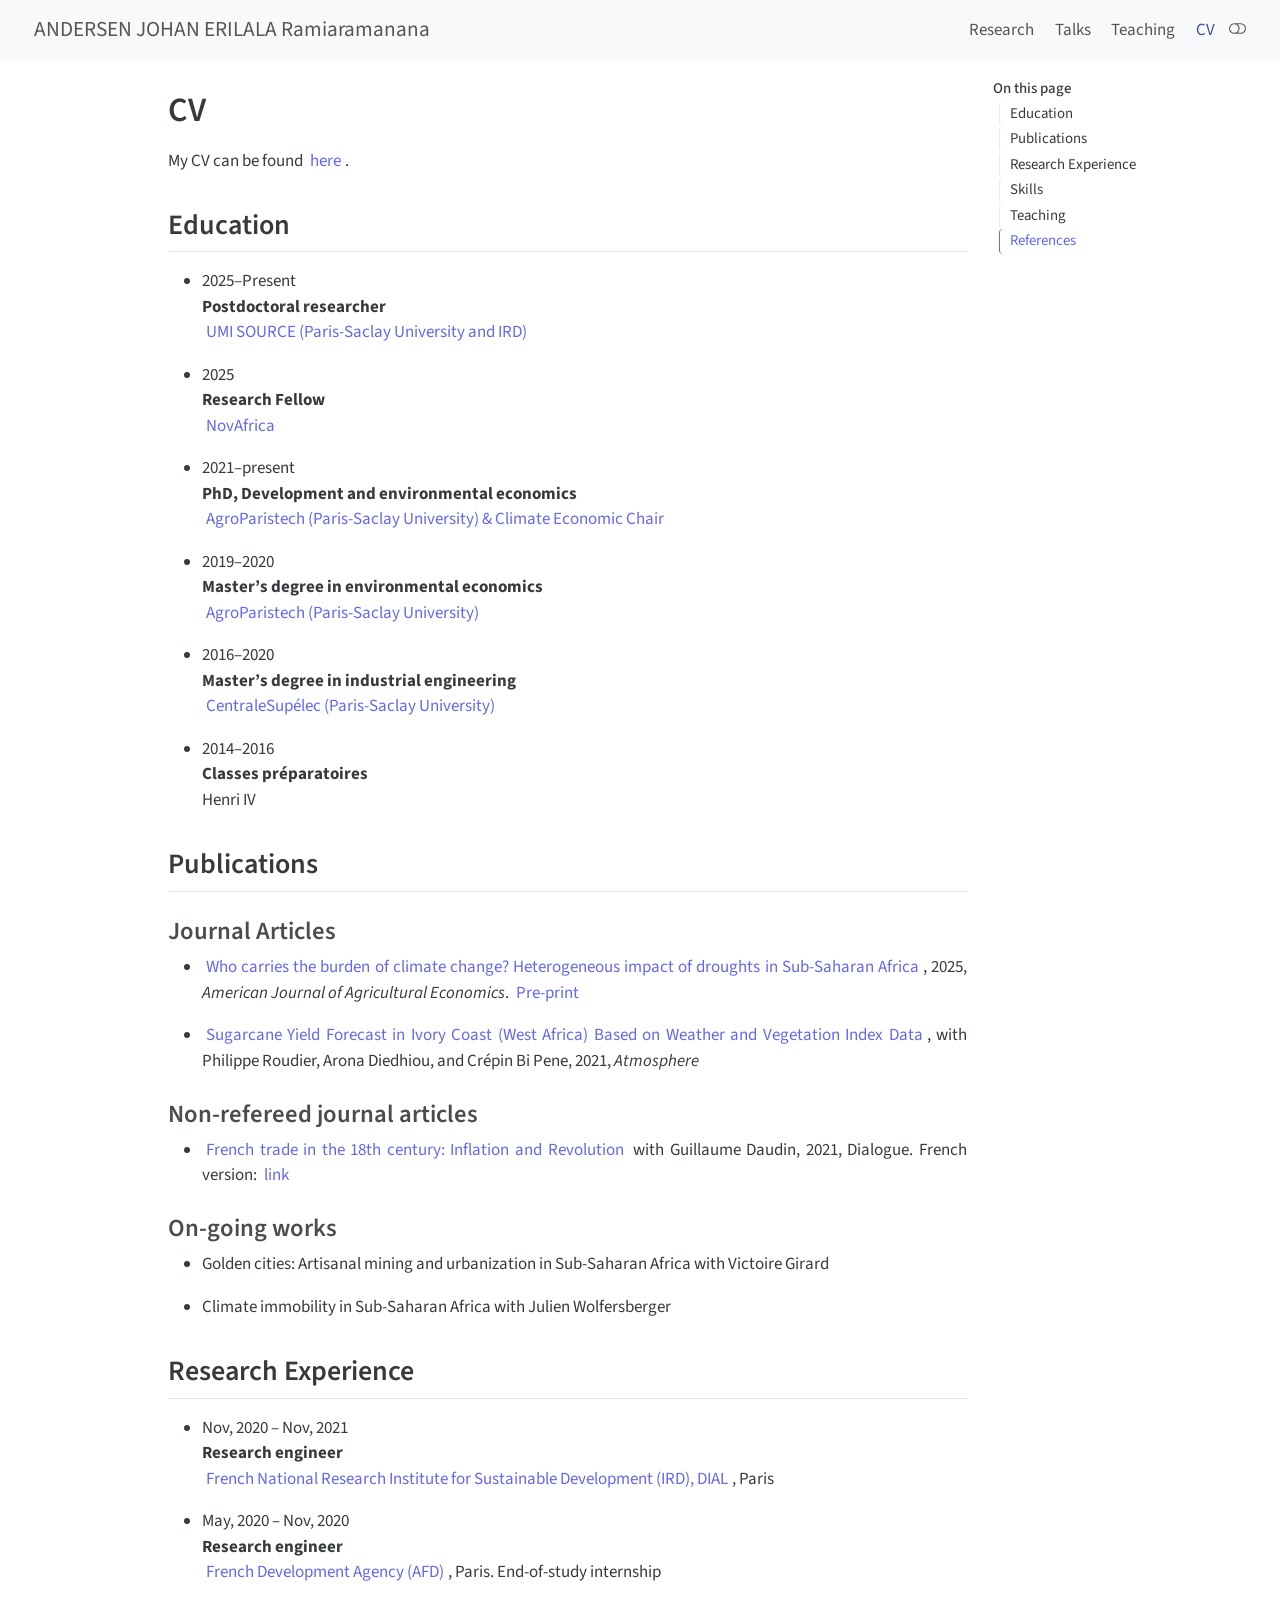
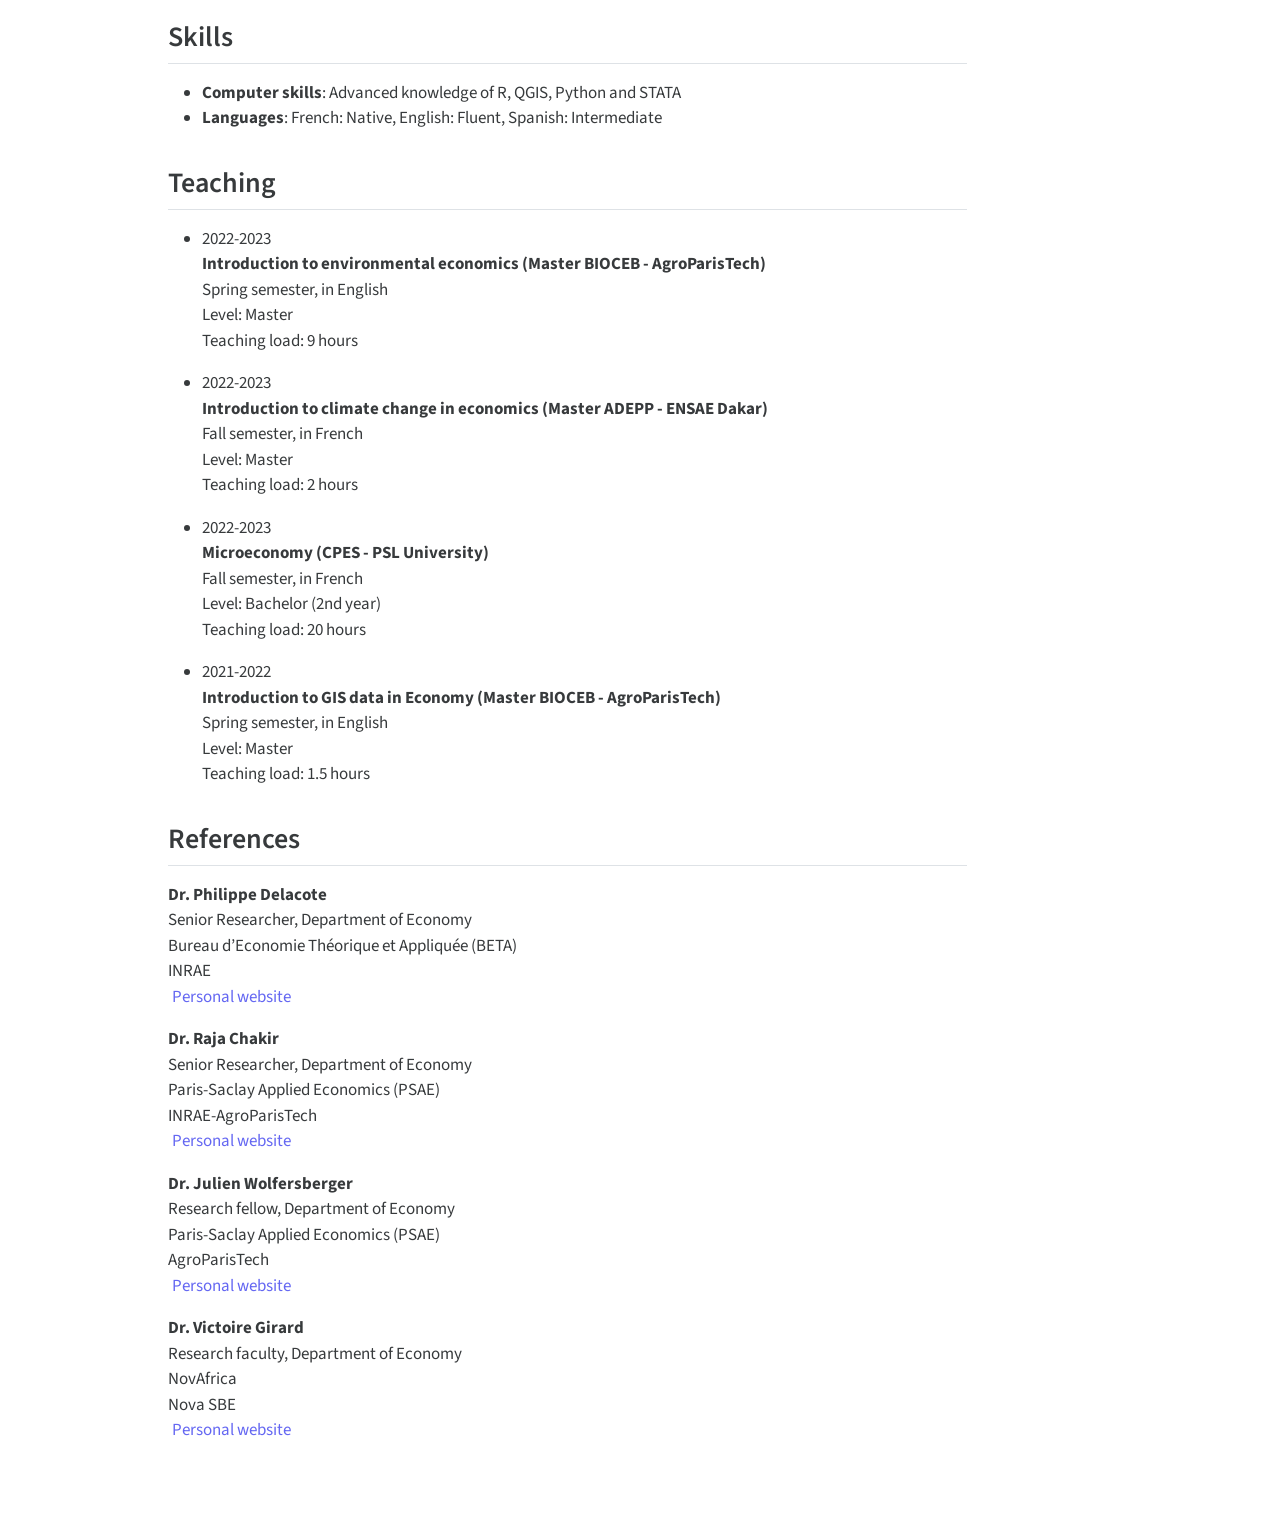
<file: Pages/CV.html>
<!DOCTYPE html>
<html xmlns="http://www.w3.org/1999/xhtml" lang="en" xml:lang="en"><head>

<meta charset="utf-8">
<meta name="generator" content="quarto-1.9.36">

<meta name="viewport" content="width=device-width, initial-scale=1.0, user-scalable=yes">


<title>CV – ANDERSEN JOHAN ERILALA Ramiaramanana</title>
<style>
/* Default styles provided by pandoc.
** See https://pandoc.org/MANUAL.html#variables-for-html for config info.
*/
code{white-space: pre-wrap;}
span.smallcaps{font-variant: small-caps;}
div.columns{display: flex; gap: min(4vw, 1.5em);}
div.column{flex: auto; overflow-x: auto;}
div.hanging-indent{margin-left: 1.5em; text-indent: -1.5em;}
ul.task-list{list-style: none;}
ul.task-list li input[type="checkbox"] {
  width: 0.8em;
  margin: 0 0.8em 0.2em -1em; /* quarto-specific, see https://github.com/quarto-dev/quarto-cli/issues/4556 */ 
  vertical-align: middle;
}
</style>


<script src="../site_libs/quarto-nav/quarto-nav.js"></script>
<script src="../site_libs/quarto-nav/headroom.min.js"></script>
<link href="../favicon.ico" rel="icon">
<script src="../site_libs/clipboard/clipboard.min.js"></script>
<script src="../site_libs/quarto-html/quarto.js" type="module"></script>
<script src="../site_libs/quarto-html/tabsets/tabsets.js" type="module"></script>
<script src="../site_libs/quarto-html/popper.min.js"></script>
<script src="../site_libs/quarto-html/tippy.umd.min.js"></script>
<script src="../site_libs/quarto-html/anchor.min.js"></script>
<link href="../site_libs/quarto-html/tippy.css" rel="stylesheet">
<link href="../site_libs/quarto-html/quarto-syntax-highlighting-845c23b38eaddc0f92fda52bfe77a8c8.css" rel="stylesheet" class="quarto-color-scheme" id="quarto-text-highlighting-styles">
<link href="../site_libs/quarto-html/quarto-syntax-highlighting-dark-f418161beb48e0141c760e455f12af2c.css" rel="stylesheet" class="quarto-color-scheme quarto-color-alternate" id="quarto-text-highlighting-styles">
<link href="../site_libs/quarto-html/quarto-syntax-highlighting-845c23b38eaddc0f92fda52bfe77a8c8.css" rel="stylesheet" class="quarto-color-scheme-extra" id="quarto-text-highlighting-styles">
<script src="../site_libs/bootstrap/bootstrap.min.js"></script>
<link href="../site_libs/bootstrap/bootstrap-icons.css" rel="stylesheet">
<link href="../site_libs/bootstrap/bootstrap-d4cf088601a6da94a74962c82123f19b.min.css" rel="stylesheet" append-hash="true" class="quarto-color-scheme" id="quarto-bootstrap" data-mode="light">
<link href="../site_libs/bootstrap/bootstrap-dark-e8964db687007ca8dd88d9d9ce58e3ef.min.css" rel="stylesheet" append-hash="true" class="quarto-color-scheme quarto-color-alternate" id="quarto-bootstrap" data-mode="dark">
<link href="../site_libs/bootstrap/bootstrap-d4cf088601a6da94a74962c82123f19b.min.css" rel="stylesheet" append-hash="true" class="quarto-color-scheme-extra" id="quarto-bootstrap" data-mode="light">
<script id="quarto-search-options" type="application/json">{
  "language": {
    "search-no-results-text": "No results",
    "search-matching-documents-text": "matching documents",
    "search-copy-link-title": "Copy link to search",
    "search-hide-matches-text": "Hide additional matches",
    "search-more-match-text": "more match in this document",
    "search-more-matches-text": "more matches in this document",
    "search-clear-button-title": "Clear",
    "search-text-placeholder": "",
    "search-detached-cancel-button-title": "Cancel",
    "search-submit-button-title": "Submit",
    "search-label": "Search"
  }
}</script>


<meta property="og:title" content="CV – ANDERSEN JOHAN ERILALA Ramiaramanana">
<meta property="og:description" content="">
<meta property="og:site_name" content="ANDERSEN JOHAN ERILALA Ramiaramanana">
</head>

<body class="nav-fixed quarto-light"><script id="quarto-html-before-body" type="application/javascript">
    const toggleBodyColorMode = (bsSheetEl) => {
      const mode = bsSheetEl.getAttribute("data-mode");
      const bodyEl = window.document.querySelector("body");
      if (mode === "dark") {
        bodyEl.classList.add("quarto-dark");
        bodyEl.classList.remove("quarto-light");
      } else {
        bodyEl.classList.add("quarto-light");
        bodyEl.classList.remove("quarto-dark");
      }
    }
    const toggleBodyColorPrimary = () => {
      const bsSheetEl = window.document.querySelector("link#quarto-bootstrap:not([rel=disabled-stylesheet])");
      if (bsSheetEl) {
        toggleBodyColorMode(bsSheetEl);
      }
    }
    const setColorSchemeToggle = (alternate) => {
      const toggles = window.document.querySelectorAll('.quarto-color-scheme-toggle');
      for (let i=0; i < toggles.length; i++) {
        const toggle = toggles[i];
        if (toggle) {
          if (alternate) {
            toggle.classList.add("alternate");
          } else {
            toggle.classList.remove("alternate");
          }
        }
      }
    };
    const toggleColorMode = (alternate) => {
      // Switch the stylesheets
      const primaryStylesheets = window.document.querySelectorAll('link.quarto-color-scheme:not(.quarto-color-alternate)');
      const alternateStylesheets = window.document.querySelectorAll('link.quarto-color-scheme.quarto-color-alternate');
      manageTransitions('#quarto-margin-sidebar .nav-link', false);
      if (alternate) {
        // note: dark is layered on light, we don't disable primary!
        enableStylesheet(alternateStylesheets);
        for (const sheetNode of alternateStylesheets) {
          if (sheetNode.id === "quarto-bootstrap") {
            toggleBodyColorMode(sheetNode);
          }
        }
      } else {
        disableStylesheet(alternateStylesheets);
        enableStylesheet(primaryStylesheets)
        toggleBodyColorPrimary();
      }
      manageTransitions('#quarto-margin-sidebar .nav-link', true);
      // Switch the toggles
      setColorSchemeToggle(alternate)
      // Hack to workaround the fact that safari doesn't
      // properly recolor the scrollbar when toggling (#1455)
      if (navigator.userAgent.indexOf('Safari') > 0 && navigator.userAgent.indexOf('Chrome') == -1) {
        manageTransitions("body", false);
        window.scrollTo(0, 1);
        setTimeout(() => {
          window.scrollTo(0, 0);
          manageTransitions("body", true);
        }, 40);
      }
    }
    const disableStylesheet = (stylesheets) => {
      for (let i=0; i < stylesheets.length; i++) {
        const stylesheet = stylesheets[i];
        stylesheet.rel = 'disabled-stylesheet';
      }
    }
    const enableStylesheet = (stylesheets) => {
      for (let i=0; i < stylesheets.length; i++) {
        const stylesheet = stylesheets[i];
        if(stylesheet.rel !== 'stylesheet') { // for Chrome, which will still FOUC without this check
          stylesheet.rel = 'stylesheet';
        }
      }
    }
    const manageTransitions = (selector, allowTransitions) => {
      const els = window.document.querySelectorAll(selector);
      for (let i=0; i < els.length; i++) {
        const el = els[i];
        if (allowTransitions) {
          el.classList.remove('notransition');
        } else {
          el.classList.add('notransition');
        }
      }
    }
    const isFileUrl = () => {
      return window.location.protocol === 'file:';
    }
    const hasAlternateSentinel = () => {
      let styleSentinel = getColorSchemeSentinel();
      if (styleSentinel !== null) {
        return styleSentinel === "alternate";
      } else {
        return false;
      }
    }
    const setStyleSentinel = (alternate) => {
      const value = alternate ? "alternate" : "default";
      if (!isFileUrl()) {
        window.localStorage.setItem("quarto-color-scheme", value);
      } else {
        localAlternateSentinel = value;
      }
    }
    const getColorSchemeSentinel = () => {
      if (!isFileUrl()) {
        const storageValue = window.localStorage.getItem("quarto-color-scheme");
        return storageValue != null ? storageValue : localAlternateSentinel;
      } else {
        return localAlternateSentinel;
      }
    }
    const toggleGiscusIfUsed = (isAlternate, darkModeDefault) => {
      const baseTheme = document.querySelector('#giscus-base-theme')?.value ?? 'light';
      const alternateTheme = document.querySelector('#giscus-alt-theme')?.value ?? 'dark';
      let newTheme = '';
      if(authorPrefersDark) {
        newTheme = isAlternate ? baseTheme : alternateTheme;
      } else {
        newTheme = isAlternate ? alternateTheme : baseTheme;
      }
      const changeGiscusTheme = () => {
        // From: https://github.com/giscus/giscus/issues/336
        const sendMessage = (message) => {
          const iframe = document.querySelector('iframe.giscus-frame');
          if (!iframe) return;
          iframe.contentWindow.postMessage({ giscus: message }, 'https://giscus.app');
        }
        sendMessage({
          setConfig: {
            theme: newTheme
          }
        });
      }
      const isGiscussLoaded = window.document.querySelector('iframe.giscus-frame') !== null;
      if (isGiscussLoaded) {
        changeGiscusTheme();
      }
    };
    const authorPrefersDark = false;
    const darkModeDefault = authorPrefersDark;
      document.querySelector('link#quarto-text-highlighting-styles.quarto-color-scheme-extra').rel = 'disabled-stylesheet';
      document.querySelector('link#quarto-bootstrap.quarto-color-scheme-extra').rel = 'disabled-stylesheet';
    let localAlternateSentinel = darkModeDefault ? 'alternate' : 'default';
    // Dark / light mode switch
    window.quartoToggleColorScheme = () => {
      // Read the current dark / light value
      let toAlternate = !hasAlternateSentinel();
      toggleColorMode(toAlternate);
      setStyleSentinel(toAlternate);
      toggleGiscusIfUsed(toAlternate, darkModeDefault);
      window.dispatchEvent(new Event('resize'));
    };
    // Switch to dark mode if need be
    if (hasAlternateSentinel()) {
      toggleColorMode(true);
    } else {
      toggleColorMode(false);
    }
  </script>

<div id="quarto-search-results"></div>
  <header id="quarto-header" class="headroom fixed-top">
    <nav class="navbar navbar-expand-lg " data-bs-theme="dark">
      <div class="navbar-container container-fluid">
      <div class="navbar-brand-container mx-auto">
    <a class="navbar-brand" href="../index.html">
    <span class="navbar-title">ANDERSEN JOHAN ERILALA Ramiaramanana</span>
    </a>
  </div>
          <button class="navbar-toggler" type="button" data-bs-toggle="collapse" data-bs-target="#navbarCollapse" aria-controls="navbarCollapse" role="menu" aria-expanded="false" aria-label="Toggle navigation" onclick="if (window.quartoToggleHeadroom) { window.quartoToggleHeadroom(); }">
  <span class="navbar-toggler-icon"></span>
</button>
          <div class="collapse navbar-collapse" id="navbarCollapse">
            <ul class="navbar-nav navbar-nav-scroll ms-auto">
  <li class="nav-item">
    <a class="nav-link" href="../Pages/Research.html"> 
<span class="menu-text">Research</span></a>
  </li>  
  <li class="nav-item">
    <a class="nav-link" href="../Pages/Talks.html"> 
<span class="menu-text">Talks</span></a>
  </li>  
  <li class="nav-item">
    <a class="nav-link" href="../Pages/Teaching.html"> 
<span class="menu-text">Teaching</span></a>
  </li>  
  <li class="nav-item">
    <a class="nav-link active" href="../Pages/CV.html" aria-current="page"> 
<span class="menu-text">CV</span></a>
  </li>  
</ul>
          </div> <!-- /navcollapse -->
            <div class="quarto-navbar-tools">
  <a href="" class="quarto-color-scheme-toggle quarto-navigation-tool  px-1" onclick="window.quartoToggleColorScheme(); return false;" title="Toggle dark mode"><i class="bi"></i></a>
</div>
      </div> <!-- /container-fluid -->
    </nav>
</header>
<!-- content -->
<div id="quarto-content" class="quarto-container page-columns page-rows-contents page-layout-article page-navbar">
<!-- sidebar -->
<!-- margin-sidebar -->
    <div id="quarto-margin-sidebar" class="sidebar margin-sidebar">
        <nav id="TOC" role="doc-toc" class="toc-active">
    <h2 id="toc-title">On this page</h2>
   
  <ul>
  <li><a href="#education" id="toc-education" class="nav-link active" data-scroll-target="#education">Education</a></li>
  <li><a href="#publications" id="toc-publications" class="nav-link" data-scroll-target="#publications">Publications</a>
  <ul class="collapse">
  <li><a href="#journal-articles" id="toc-journal-articles" class="nav-link" data-scroll-target="#journal-articles">Journal Articles</a></li>
  <li><a href="#non-refereed-journal-articles" id="toc-non-refereed-journal-articles" class="nav-link" data-scroll-target="#non-refereed-journal-articles">Non-refereed journal articles</a></li>
  <li><a href="#on-going-works" id="toc-on-going-works" class="nav-link" data-scroll-target="#on-going-works">On-going works</a></li>
  </ul></li>
  <li><a href="#research-experience" id="toc-research-experience" class="nav-link" data-scroll-target="#research-experience">Research Experience</a></li>
  <li><a href="#skills" id="toc-skills" class="nav-link" data-scroll-target="#skills">Skills</a></li>
  <li><a href="#teaching" id="toc-teaching" class="nav-link" data-scroll-target="#teaching">Teaching</a></li>
  <li><a href="#references" id="toc-references" class="nav-link" data-scroll-target="#references">References</a></li>
  </ul>
</nav>
    </div>
<!-- main -->
<main class="content" id="quarto-document-content">


<header id="title-block-header" class="quarto-title-block default">
<div class="quarto-title">
<h1 class="title">CV</h1>
</div>



<div class="quarto-title-meta">

    
  
    
  </div>
  


</header>


<p>My CV can be found <a href="../files/CV_Edouard_Pignede.pdf">here</a>.</p>
<section id="education" class="level2">
<h2 class="anchored" data-anchor-id="education">Education</h2>
<ul>
<li><p>2025–Present<br>
<strong>Postdoctoral researcher</strong><br>
<a href="https://www.umi-source.uvsq.fr/">UMI SOURCE (Paris-Saclay University and IRD)</a></p></li>
<li><p>2025<br>
<strong>Research Fellow</strong><br>
<a href="https://novafrica.org/">NovAfrica</a></p></li>
<li><p>2021–present<br>
<strong>PhD, Development and environmental economics</strong><br>
<a href="http://www2.agroparistech.fr/spip.php?article1142">AgroParistech (Paris-Saclay University) &amp; Climate Economic Chair</a></p></li>
<li><p>2019–2020<br>
<strong>Master’s degree in environmental economics</strong><br>
<a href="http://www2.agroparistech.fr/spip.php?article1142">AgroParistech (Paris-Saclay University)</a></p></li>
<li><p>2016–2020<br>
<strong>Master’s degree in industrial engineering</strong><br>
<a href="https://www.centralesupelec.fr/en">CentraleSupélec (Paris-Saclay University)</a></p></li>
<li><p>2014–2016<br>
<strong>Classes préparatoires</strong><br>
Henri IV</p></li>
</ul>
</section>
<section id="publications" class="level2">
<h2 class="anchored" data-anchor-id="publications">Publications</h2>
<section id="journal-articles" class="level3">
<h3 class="anchored" data-anchor-id="journal-articles">Journal Articles</h3>
<ul>
<li><p><a href="http://doi.org/10.1111/ajae.12507">Who carries the burden of climate change? Heterogeneous impact of droughts in Sub-Saharan Africa</a>, 2025, <em>American Journal of Agricultural Economics</em>. <a href="https://edouardpignede.github.io/files/DroughtIneq_EP.pdf">Pre-print</a></p></li>
<li><p><a href="https://www.mdpi.com/2073-4433/12/11/1459">Sugarcane Yield Forecast in Ivory Coast (West Africa) Based on Weather and Vegetation Index Data</a>, with Philippe Roudier, Arona Diedhiou, and Crépin Bi Pene, 2021, <em>Atmosphere</em></p></li>
</ul>
</section>
<section id="non-refereed-journal-articles" class="level3">
<h3 class="anchored" data-anchor-id="non-refereed-journal-articles">Non-refereed journal articles</h3>
<ul>
<li><a href="https://dial.ird.fr/wp-content/uploads/2021/10/Dialogue_Eng_62_def.pdf">French trade in the 18th century: Inflation and Revolution</a> with Guillaume Daudin, 2021, Dialogue. French version: <a href="https://dial.ird.fr/wp-content/uploads/2021/10/Dialogue-62.pdf">link</a></li>
</ul>
</section>
<section id="on-going-works" class="level3">
<h3 class="anchored" data-anchor-id="on-going-works">On-going works</h3>
<ul>
<li><p>Golden cities: Artisanal mining and urbanization in Sub-Saharan Africa with Victoire Girard</p></li>
<li><p>Climate immobility in Sub-Saharan Africa with Julien Wolfersberger</p></li>
</ul>
</section>
</section>
<section id="research-experience" class="level2">
<h2 class="anchored" data-anchor-id="research-experience">Research Experience</h2>
<ul>
<li><p>Nov, 2020 – Nov, 2021<br>
<strong>Research engineer</strong><br>
<a href="https://en.ird.fr/">French National Research Institute for Sustainable Development (IRD), DIAL</a>, Paris</p></li>
<li><p>May, 2020 – Nov, 2020<br>
<strong>Research engineer</strong><br>
<a href="https://www.afd.fr/en">French Development Agency (AFD)</a>, Paris. End-of-study internship</p></li>
</ul>
</section>
<section id="skills" class="level2">
<h2 class="anchored" data-anchor-id="skills">Skills</h2>
<ul>
<li><strong>Computer skills</strong>: Advanced knowledge of R, QGIS, Python and STATA<br>
</li>
<li><strong>Languages</strong>: French: Native, English: Fluent, Spanish: Intermediate</li>
</ul>
</section>
<section id="teaching" class="level2">
<h2 class="anchored" data-anchor-id="teaching">Teaching</h2>
<ul>
<li><p>2022-2023<br>
<strong>Introduction to environmental economics (Master BIOCEB - AgroParisTech)</strong><br>
Spring semester, in English<br>
Level: Master<br>
Teaching load: 9 hours</p></li>
<li><p>2022-2023<br>
<strong>Introduction to climate change in economics (Master ADEPP - ENSAE Dakar)</strong><br>
Fall semester, in French<br>
Level: Master<br>
Teaching load: 2 hours</p></li>
<li><p>2022-2023<br>
<strong>Microeconomy (CPES - PSL University)</strong><br>
Fall semester, in French<br>
Level: Bachelor (2nd year)<br>
Teaching load: 20 hours</p></li>
<li><p>2021-2022<br>
<strong>Introduction to GIS data in Economy (Master BIOCEB - AgroParisTech)</strong><br>
Spring semester, in English<br>
Level: Master<br>
Teaching load: 1.5 hours</p></li>
</ul>
</section>
<section id="references" class="level2">
<h2 class="anchored" data-anchor-id="references">References</h2>
<p><strong>Dr.&nbsp;Philippe Delacote</strong><br>
Senior Researcher, Department of Economy<br>
Bureau d’Economie Théorique et Appliquée (BETA)<br>
INRAE<br>
<a href="https://sites.google.com/view/philippedelacote/">Personal website</a></p>
<p><strong>Dr.&nbsp;Raja Chakir</strong><br>
Senior Researcher, Department of Economy<br>
Paris-Saclay Applied Economics (PSAE)<br>
INRAE-AgroParisTech<br>
<a href="https://sites.google.com/site/rajachakir/">Personal website</a></p>
<p><strong>Dr.&nbsp;Julien Wolfersberger</strong><br>
Research fellow, Department of Economy<br>
Paris-Saclay Applied Economics (PSAE)<br>
AgroParisTech<br>
<a href="https://julienwolfersberger.wordpress.com/">Personal website</a></p>
<p><strong>Dr.&nbsp;Victoire Girard</strong><br>
Research faculty, Department of Economy<br>
NovAfrica<br>
Nova SBE<br>
<a href="https://sites.google.com/site/girardvictoire/home">Personal website</a></p>


</section>

</main> <!-- /main -->
<script id="quarto-html-after-body" type="application/javascript">
  window.document.addEventListener("DOMContentLoaded", function (event) {
    // Ensure there is a toggle, if there isn't float one in the top right
    if (window.document.querySelector('.quarto-color-scheme-toggle') === null) {
      const a = window.document.createElement('a');
      a.classList.add('top-right');
      a.classList.add('quarto-color-scheme-toggle');
      a.href = "";
      a.onclick = function() { try { window.quartoToggleColorScheme(); } catch {} return false; };
      const i = window.document.createElement("i");
      i.classList.add('bi');
      a.appendChild(i);
      window.document.body.appendChild(a);
    }
    setColorSchemeToggle(hasAlternateSentinel())
    const icon = "";
    const anchorJS = new window.AnchorJS();
    anchorJS.options = {
      placement: 'right',
      icon: icon
    };
    anchorJS.add('.anchored');
    const isCodeAnnotation = (el) => {
      for (const clz of el.classList) {
        if (clz.startsWith('code-annotation-')) {                     
          return true;
        }
      }
      return false;
    }
    const onCopySuccess = function(e) {
      // button target
      const button = e.trigger;
      // don't keep focus
      button.blur();
      // flash "checked"
      button.classList.add('code-copy-button-checked');
      var currentTitle = button.getAttribute("title");
      button.setAttribute("title", "Copied!");
      let tooltip;
      if (window.bootstrap) {
        button.setAttribute("data-bs-toggle", "tooltip");
        button.setAttribute("data-bs-placement", "left");
        button.setAttribute("data-bs-title", "Copied!");
        tooltip = new bootstrap.Tooltip(button, 
          { trigger: "manual", 
            customClass: "code-copy-button-tooltip",
            offset: [0, -8]});
        tooltip.show();    
      }
      setTimeout(function() {
        if (tooltip) {
          tooltip.hide();
          button.removeAttribute("data-bs-title");
          button.removeAttribute("data-bs-toggle");
          button.removeAttribute("data-bs-placement");
        }
        button.setAttribute("title", currentTitle);
        button.classList.remove('code-copy-button-checked');
      }, 1000);
      // clear code selection
      e.clearSelection();
    }
    const getTextToCopy = function(trigger) {
      const outerScaffold = trigger.parentElement.cloneNode(true);
      const codeEl = outerScaffold.querySelector('code');
      for (const childEl of codeEl.children) {
        if (isCodeAnnotation(childEl)) {
          childEl.remove();
        }
      }
      return codeEl.innerText;
    }
    const clipboard = new window.ClipboardJS('.code-copy-button:not([data-in-quarto-modal])', {
      text: getTextToCopy
    });
    clipboard.on('success', onCopySuccess);
    if (window.document.getElementById('quarto-embedded-source-code-modal')) {
      const clipboardModal = new window.ClipboardJS('.code-copy-button[data-in-quarto-modal]', {
        text: getTextToCopy,
        container: window.document.getElementById('quarto-embedded-source-code-modal')
      });
      clipboardModal.on('success', onCopySuccess);
    }
      var localhostRegex = new RegExp(/^(?:http|https):\/\/localhost\:?[0-9]*\//);
      var mailtoRegex = new RegExp(/^mailto:/);
        var filterRegex = new RegExp('/' + window.location.host + '/');
      var isInternal = (href) => {
          return filterRegex.test(href) || localhostRegex.test(href) || mailtoRegex.test(href);
      }
      // Inspect non-navigation links and adorn them if external
     var links = window.document.querySelectorAll('a[href]:not(.nav-link):not(.navbar-brand):not(.toc-action):not(.sidebar-link):not(.sidebar-item-toggle):not(.pagination-link):not(.no-external):not([aria-hidden]):not(.dropdown-item):not(.quarto-navigation-tool):not(.about-link)');
      for (var i=0; i<links.length; i++) {
        const link = links[i];
        if (!isInternal(link.href)) {
          // undo the damage that might have been done by quarto-nav.js in the case of
          // links that we want to consider external
          if (link.dataset.originalHref !== undefined) {
            link.href = link.dataset.originalHref;
          }
        }
      }
    function tippyHover(el, contentFn, onTriggerFn, onUntriggerFn) {
      const config = {
        allowHTML: true,
        maxWidth: 500,
        delay: 100,
        arrow: false,
        appendTo: function(el) {
            return el.parentElement;
        },
        interactive: true,
        interactiveBorder: 10,
        theme: 'quarto',
        placement: 'bottom-start',
      };
      if (contentFn) {
        config.content = contentFn;
      }
      if (onTriggerFn) {
        config.onTrigger = onTriggerFn;
      }
      if (onUntriggerFn) {
        config.onUntrigger = onUntriggerFn;
      }
      window.tippy(el, config); 
    }
    const noterefs = window.document.querySelectorAll('a[role="doc-noteref"]');
    for (var i=0; i<noterefs.length; i++) {
      const ref = noterefs[i];
      tippyHover(ref, function() {
        // use id or data attribute instead here
        let href = ref.getAttribute('data-footnote-href') || ref.getAttribute('href');
        try { href = new URL(href).hash; } catch {}
        const id = href.replace(/^#\/?/, "");
        const note = window.document.getElementById(id);
        if (note) {
          return note.innerHTML;
        } else {
          return "";
        }
      });
    }
    const xrefs = window.document.querySelectorAll('a.quarto-xref');
    const processXRef = (id, note) => {
      // Strip column container classes
      const stripColumnClz = (el) => {
        el.classList.remove("page-full", "page-columns");
        if (el.children) {
          for (const child of el.children) {
            stripColumnClz(child);
          }
        }
      }
      stripColumnClz(note)
      if (id === null || id.startsWith('sec-')) {
        // Special case sections, only their first couple elements
        const container = document.createElement("div");
        if (note.children && note.children.length > 2) {
          container.appendChild(note.children[0].cloneNode(true));
          for (let i = 1; i < note.children.length; i++) {
            const child = note.children[i];
            if (child.tagName === "P" && child.innerText === "") {
              continue;
            } else {
              container.appendChild(child.cloneNode(true));
              break;
            }
          }
          if (window.Quarto?.typesetMath) {
            window.Quarto.typesetMath(container);
          }
          return container.innerHTML
        } else {
          if (window.Quarto?.typesetMath) {
            window.Quarto.typesetMath(note);
          }
          return note.innerHTML;
        }
      } else {
        // Remove any anchor links if they are present
        const anchorLink = note.querySelector('a.anchorjs-link');
        if (anchorLink) {
          anchorLink.remove();
        }
        if (window.Quarto?.typesetMath) {
          window.Quarto.typesetMath(note);
        }
        if (note.classList.contains("callout")) {
          return note.outerHTML;
        } else {
          return note.innerHTML;
        }
      }
    }
    for (var i=0; i<xrefs.length; i++) {
      const xref = xrefs[i];
      tippyHover(xref, undefined, function(instance) {
        instance.disable();
        let url = xref.getAttribute('href');
        let hash = undefined; 
        if (url.startsWith('#')) {
          hash = url;
        } else {
          try { hash = new URL(url).hash; } catch {}
        }
        if (hash) {
          const id = hash.replace(/^#\/?/, "");
          const note = window.document.getElementById(id);
          if (note !== null) {
            try {
              const html = processXRef(id, note.cloneNode(true));
              instance.setContent(html);
            } finally {
              instance.enable();
              instance.show();
            }
          } else {
            // See if we can fetch this
            fetch(url.split('#')[0])
            .then(res => res.text())
            .then(html => {
              const parser = new DOMParser();
              const htmlDoc = parser.parseFromString(html, "text/html");
              const note = htmlDoc.getElementById(id);
              if (note !== null) {
                const html = processXRef(id, note);
                instance.setContent(html);
              } 
            }).finally(() => {
              instance.enable();
              instance.show();
            });
          }
        } else {
          // See if we can fetch a full url (with no hash to target)
          // This is a special case and we should probably do some content thinning / targeting
          fetch(url)
          .then(res => res.text())
          .then(html => {
            const parser = new DOMParser();
            const htmlDoc = parser.parseFromString(html, "text/html");
            const note = htmlDoc.querySelector('main.content');
            if (note !== null) {
              // This should only happen for chapter cross references
              // (since there is no id in the URL)
              // remove the first header
              if (note.children.length > 0 && note.children[0].tagName === "HEADER") {
                note.children[0].remove();
              }
              const html = processXRef(null, note);
              instance.setContent(html);
            } 
          }).finally(() => {
            instance.enable();
            instance.show();
          });
        }
      }, function(instance) {
      });
    }
        let selectedAnnoteEl;
        const selectorForAnnotation = ( cell, annotation) => {
          let cellAttr = 'data-code-cell="' + cell + '"';
          let lineAttr = 'data-code-annotation="' +  annotation + '"';
          const selector = 'span[' + cellAttr + '][' + lineAttr + ']';
          return selector;
        }
        const selectCodeLines = (annoteEl) => {
          const doc = window.document;
          const targetCell = annoteEl.getAttribute("data-target-cell");
          const targetAnnotation = annoteEl.getAttribute("data-target-annotation");
          const annoteSpan = window.document.querySelector(selectorForAnnotation(targetCell, targetAnnotation));
          const lines = annoteSpan.getAttribute("data-code-lines").split(",");
          const lineIds = lines.map((line) => {
            return targetCell + "-" + line;
          })
          let top = null;
          let height = null;
          let parent = null;
          if (lineIds.length > 0) {
              //compute the position of the single el (top and bottom and make a div)
              const el = window.document.getElementById(lineIds[0]);
              top = el.offsetTop;
              height = el.offsetHeight;
              parent = el.parentElement.parentElement;
            if (lineIds.length > 1) {
              const lastEl = window.document.getElementById(lineIds[lineIds.length - 1]);
              const bottom = lastEl.offsetTop + lastEl.offsetHeight;
              height = bottom - top;
            }
            if (top !== null && height !== null && parent !== null) {
              // cook up a div (if necessary) and position it 
              let div = window.document.getElementById("code-annotation-line-highlight");
              if (div === null) {
                div = window.document.createElement("div");
                div.setAttribute("id", "code-annotation-line-highlight");
                div.style.position = 'absolute';
                parent.appendChild(div);
              }
              div.style.top = top - 2 + "px";
              div.style.height = height + 4 + "px";
              div.style.left = 0;
              let gutterDiv = window.document.getElementById("code-annotation-line-highlight-gutter");
              if (gutterDiv === null) {
                gutterDiv = window.document.createElement("div");
                gutterDiv.setAttribute("id", "code-annotation-line-highlight-gutter");
                gutterDiv.style.position = 'absolute';
                const codeCell = window.document.getElementById(targetCell);
                const gutter = codeCell.querySelector('.code-annotation-gutter');
                gutter.appendChild(gutterDiv);
              }
              gutterDiv.style.top = top - 2 + "px";
              gutterDiv.style.height = height + 4 + "px";
            }
            selectedAnnoteEl = annoteEl;
          }
        };
        const unselectCodeLines = () => {
          const elementsIds = ["code-annotation-line-highlight", "code-annotation-line-highlight-gutter"];
          elementsIds.forEach((elId) => {
            const div = window.document.getElementById(elId);
            if (div) {
              div.remove();
            }
          });
          selectedAnnoteEl = undefined;
        };
          // Handle positioning of the toggle
      window.addEventListener(
        "resize",
        throttle(() => {
          elRect = undefined;
          if (selectedAnnoteEl) {
            selectCodeLines(selectedAnnoteEl);
          }
        }, 10)
      );
      function throttle(fn, ms) {
      let throttle = false;
      let timer;
        return (...args) => {
          if(!throttle) { // first call gets through
              fn.apply(this, args);
              throttle = true;
          } else { // all the others get throttled
              if(timer) clearTimeout(timer); // cancel #2
              timer = setTimeout(() => {
                fn.apply(this, args);
                timer = throttle = false;
              }, ms);
          }
        };
      }
        // Attach click handler to the DT
        const annoteDls = window.document.querySelectorAll('dt[data-target-cell]');
        for (const annoteDlNode of annoteDls) {
          annoteDlNode.addEventListener('click', (event) => {
            const clickedEl = event.target;
            if (clickedEl !== selectedAnnoteEl) {
              unselectCodeLines();
              const activeEl = window.document.querySelector('dt[data-target-cell].code-annotation-active');
              if (activeEl) {
                activeEl.classList.remove('code-annotation-active');
              }
              selectCodeLines(clickedEl);
              clickedEl.classList.add('code-annotation-active');
            } else {
              // Unselect the line
              unselectCodeLines();
              clickedEl.classList.remove('code-annotation-active');
            }
          });
        }
    const findCites = (el) => {
      const parentEl = el.parentElement;
      if (parentEl) {
        const cites = parentEl.dataset.cites;
        if (cites) {
          return {
            el,
            cites: cites.split(' ')
          };
        } else {
          return findCites(el.parentElement)
        }
      } else {
        return undefined;
      }
    };
    var bibliorefs = window.document.querySelectorAll('a[role="doc-biblioref"]');
    for (var i=0; i<bibliorefs.length; i++) {
      const ref = bibliorefs[i];
      const citeInfo = findCites(ref);
      if (citeInfo) {
        tippyHover(citeInfo.el, function() {
          var popup = window.document.createElement('div');
          citeInfo.cites.forEach(function(cite) {
            var citeDiv = window.document.createElement('div');
            citeDiv.classList.add('hanging-indent');
            citeDiv.classList.add('csl-entry');
            var biblioDiv = window.document.getElementById('ref-' + cite);
            if (biblioDiv) {
              citeDiv.innerHTML = biblioDiv.innerHTML;
            }
            popup.appendChild(citeDiv);
          });
          return popup.innerHTML;
        });
      }
    }
  });
  </script>
</div> <!-- /content -->




</body></html>
</file>
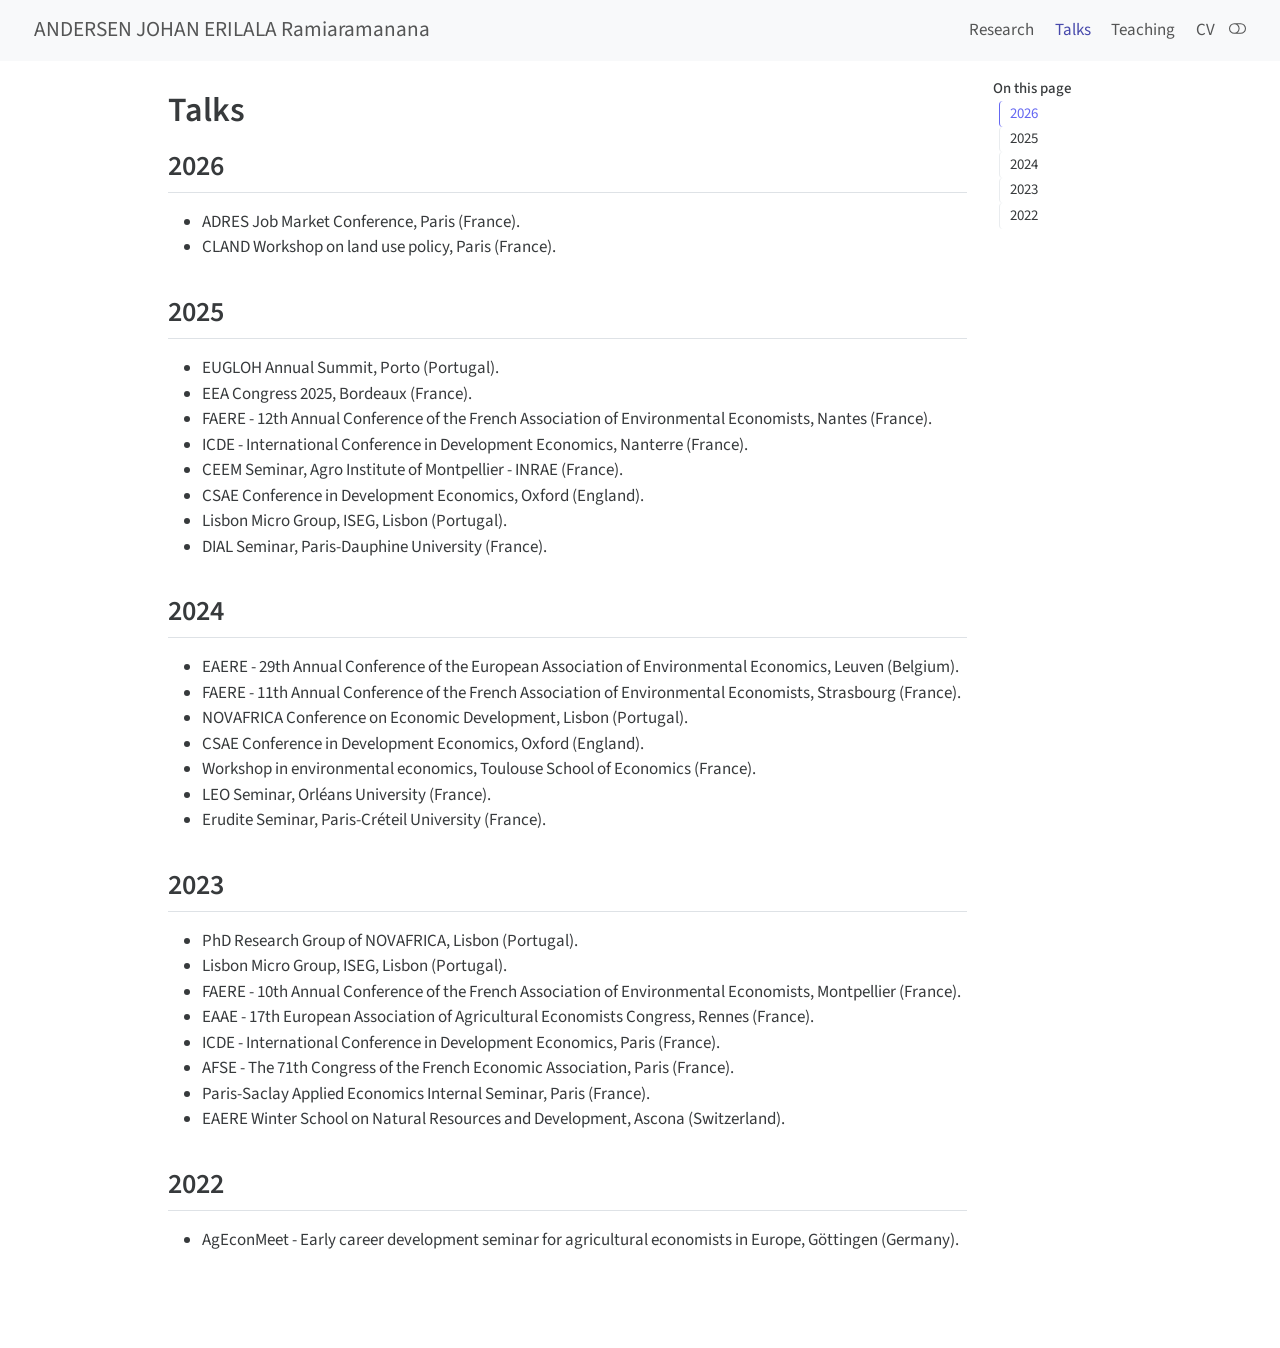
<file: Pages/Talks.html>
<!DOCTYPE html>
<html xmlns="http://www.w3.org/1999/xhtml" lang="en" xml:lang="en"><head>

<meta charset="utf-8">
<meta name="generator" content="quarto-1.9.36">

<meta name="viewport" content="width=device-width, initial-scale=1.0, user-scalable=yes">


<title>Talks – ANDERSEN JOHAN ERILALA Ramiaramanana</title>
<style>
/* Default styles provided by pandoc.
** See https://pandoc.org/MANUAL.html#variables-for-html for config info.
*/
code{white-space: pre-wrap;}
span.smallcaps{font-variant: small-caps;}
div.columns{display: flex; gap: min(4vw, 1.5em);}
div.column{flex: auto; overflow-x: auto;}
div.hanging-indent{margin-left: 1.5em; text-indent: -1.5em;}
ul.task-list{list-style: none;}
ul.task-list li input[type="checkbox"] {
  width: 0.8em;
  margin: 0 0.8em 0.2em -1em; /* quarto-specific, see https://github.com/quarto-dev/quarto-cli/issues/4556 */ 
  vertical-align: middle;
}
</style>


<script src="../site_libs/quarto-nav/quarto-nav.js"></script>
<script src="../site_libs/quarto-nav/headroom.min.js"></script>
<link href="../favicon.ico" rel="icon">
<script src="../site_libs/clipboard/clipboard.min.js"></script>
<script src="../site_libs/quarto-html/quarto.js" type="module"></script>
<script src="../site_libs/quarto-html/tabsets/tabsets.js" type="module"></script>
<script src="../site_libs/quarto-html/popper.min.js"></script>
<script src="../site_libs/quarto-html/tippy.umd.min.js"></script>
<script src="../site_libs/quarto-html/anchor.min.js"></script>
<link href="../site_libs/quarto-html/tippy.css" rel="stylesheet">
<link href="../site_libs/quarto-html/quarto-syntax-highlighting-845c23b38eaddc0f92fda52bfe77a8c8.css" rel="stylesheet" class="quarto-color-scheme" id="quarto-text-highlighting-styles">
<link href="../site_libs/quarto-html/quarto-syntax-highlighting-dark-f418161beb48e0141c760e455f12af2c.css" rel="stylesheet" class="quarto-color-scheme quarto-color-alternate" id="quarto-text-highlighting-styles">
<link href="../site_libs/quarto-html/quarto-syntax-highlighting-845c23b38eaddc0f92fda52bfe77a8c8.css" rel="stylesheet" class="quarto-color-scheme-extra" id="quarto-text-highlighting-styles">
<script src="../site_libs/bootstrap/bootstrap.min.js"></script>
<link href="../site_libs/bootstrap/bootstrap-icons.css" rel="stylesheet">
<link href="../site_libs/bootstrap/bootstrap-d4cf088601a6da94a74962c82123f19b.min.css" rel="stylesheet" append-hash="true" class="quarto-color-scheme" id="quarto-bootstrap" data-mode="light">
<link href="../site_libs/bootstrap/bootstrap-dark-e8964db687007ca8dd88d9d9ce58e3ef.min.css" rel="stylesheet" append-hash="true" class="quarto-color-scheme quarto-color-alternate" id="quarto-bootstrap" data-mode="dark">
<link href="../site_libs/bootstrap/bootstrap-d4cf088601a6da94a74962c82123f19b.min.css" rel="stylesheet" append-hash="true" class="quarto-color-scheme-extra" id="quarto-bootstrap" data-mode="light">
<script id="quarto-search-options" type="application/json">{
  "language": {
    "search-no-results-text": "No results",
    "search-matching-documents-text": "matching documents",
    "search-copy-link-title": "Copy link to search",
    "search-hide-matches-text": "Hide additional matches",
    "search-more-match-text": "more match in this document",
    "search-more-matches-text": "more matches in this document",
    "search-clear-button-title": "Clear",
    "search-text-placeholder": "",
    "search-detached-cancel-button-title": "Cancel",
    "search-submit-button-title": "Submit",
    "search-label": "Search"
  }
}</script>


<meta property="og:title" content="Talks – ANDERSEN JOHAN ERILALA Ramiaramanana">
<meta property="og:site_name" content="ANDERSEN JOHAN ERILALA Ramiaramanana">
</head>

<body class="nav-fixed quarto-light"><script id="quarto-html-before-body" type="application/javascript">
    const toggleBodyColorMode = (bsSheetEl) => {
      const mode = bsSheetEl.getAttribute("data-mode");
      const bodyEl = window.document.querySelector("body");
      if (mode === "dark") {
        bodyEl.classList.add("quarto-dark");
        bodyEl.classList.remove("quarto-light");
      } else {
        bodyEl.classList.add("quarto-light");
        bodyEl.classList.remove("quarto-dark");
      }
    }
    const toggleBodyColorPrimary = () => {
      const bsSheetEl = window.document.querySelector("link#quarto-bootstrap:not([rel=disabled-stylesheet])");
      if (bsSheetEl) {
        toggleBodyColorMode(bsSheetEl);
      }
    }
    const setColorSchemeToggle = (alternate) => {
      const toggles = window.document.querySelectorAll('.quarto-color-scheme-toggle');
      for (let i=0; i < toggles.length; i++) {
        const toggle = toggles[i];
        if (toggle) {
          if (alternate) {
            toggle.classList.add("alternate");
          } else {
            toggle.classList.remove("alternate");
          }
        }
      }
    };
    const toggleColorMode = (alternate) => {
      // Switch the stylesheets
      const primaryStylesheets = window.document.querySelectorAll('link.quarto-color-scheme:not(.quarto-color-alternate)');
      const alternateStylesheets = window.document.querySelectorAll('link.quarto-color-scheme.quarto-color-alternate');
      manageTransitions('#quarto-margin-sidebar .nav-link', false);
      if (alternate) {
        // note: dark is layered on light, we don't disable primary!
        enableStylesheet(alternateStylesheets);
        for (const sheetNode of alternateStylesheets) {
          if (sheetNode.id === "quarto-bootstrap") {
            toggleBodyColorMode(sheetNode);
          }
        }
      } else {
        disableStylesheet(alternateStylesheets);
        enableStylesheet(primaryStylesheets)
        toggleBodyColorPrimary();
      }
      manageTransitions('#quarto-margin-sidebar .nav-link', true);
      // Switch the toggles
      setColorSchemeToggle(alternate)
      // Hack to workaround the fact that safari doesn't
      // properly recolor the scrollbar when toggling (#1455)
      if (navigator.userAgent.indexOf('Safari') > 0 && navigator.userAgent.indexOf('Chrome') == -1) {
        manageTransitions("body", false);
        window.scrollTo(0, 1);
        setTimeout(() => {
          window.scrollTo(0, 0);
          manageTransitions("body", true);
        }, 40);
      }
    }
    const disableStylesheet = (stylesheets) => {
      for (let i=0; i < stylesheets.length; i++) {
        const stylesheet = stylesheets[i];
        stylesheet.rel = 'disabled-stylesheet';
      }
    }
    const enableStylesheet = (stylesheets) => {
      for (let i=0; i < stylesheets.length; i++) {
        const stylesheet = stylesheets[i];
        if(stylesheet.rel !== 'stylesheet') { // for Chrome, which will still FOUC without this check
          stylesheet.rel = 'stylesheet';
        }
      }
    }
    const manageTransitions = (selector, allowTransitions) => {
      const els = window.document.querySelectorAll(selector);
      for (let i=0; i < els.length; i++) {
        const el = els[i];
        if (allowTransitions) {
          el.classList.remove('notransition');
        } else {
          el.classList.add('notransition');
        }
      }
    }
    const isFileUrl = () => {
      return window.location.protocol === 'file:';
    }
    const hasAlternateSentinel = () => {
      let styleSentinel = getColorSchemeSentinel();
      if (styleSentinel !== null) {
        return styleSentinel === "alternate";
      } else {
        return false;
      }
    }
    const setStyleSentinel = (alternate) => {
      const value = alternate ? "alternate" : "default";
      if (!isFileUrl()) {
        window.localStorage.setItem("quarto-color-scheme", value);
      } else {
        localAlternateSentinel = value;
      }
    }
    const getColorSchemeSentinel = () => {
      if (!isFileUrl()) {
        const storageValue = window.localStorage.getItem("quarto-color-scheme");
        return storageValue != null ? storageValue : localAlternateSentinel;
      } else {
        return localAlternateSentinel;
      }
    }
    const toggleGiscusIfUsed = (isAlternate, darkModeDefault) => {
      const baseTheme = document.querySelector('#giscus-base-theme')?.value ?? 'light';
      const alternateTheme = document.querySelector('#giscus-alt-theme')?.value ?? 'dark';
      let newTheme = '';
      if(authorPrefersDark) {
        newTheme = isAlternate ? baseTheme : alternateTheme;
      } else {
        newTheme = isAlternate ? alternateTheme : baseTheme;
      }
      const changeGiscusTheme = () => {
        // From: https://github.com/giscus/giscus/issues/336
        const sendMessage = (message) => {
          const iframe = document.querySelector('iframe.giscus-frame');
          if (!iframe) return;
          iframe.contentWindow.postMessage({ giscus: message }, 'https://giscus.app');
        }
        sendMessage({
          setConfig: {
            theme: newTheme
          }
        });
      }
      const isGiscussLoaded = window.document.querySelector('iframe.giscus-frame') !== null;
      if (isGiscussLoaded) {
        changeGiscusTheme();
      }
    };
    const authorPrefersDark = false;
    const darkModeDefault = authorPrefersDark;
      document.querySelector('link#quarto-text-highlighting-styles.quarto-color-scheme-extra').rel = 'disabled-stylesheet';
      document.querySelector('link#quarto-bootstrap.quarto-color-scheme-extra').rel = 'disabled-stylesheet';
    let localAlternateSentinel = darkModeDefault ? 'alternate' : 'default';
    // Dark / light mode switch
    window.quartoToggleColorScheme = () => {
      // Read the current dark / light value
      let toAlternate = !hasAlternateSentinel();
      toggleColorMode(toAlternate);
      setStyleSentinel(toAlternate);
      toggleGiscusIfUsed(toAlternate, darkModeDefault);
      window.dispatchEvent(new Event('resize'));
    };
    // Switch to dark mode if need be
    if (hasAlternateSentinel()) {
      toggleColorMode(true);
    } else {
      toggleColorMode(false);
    }
  </script>

<div id="quarto-search-results"></div>
  <header id="quarto-header" class="headroom fixed-top">
    <nav class="navbar navbar-expand-lg " data-bs-theme="dark">
      <div class="navbar-container container-fluid">
      <div class="navbar-brand-container mx-auto">
    <a class="navbar-brand" href="../index.html">
    <span class="navbar-title">ANDERSEN JOHAN ERILALA Ramiaramanana</span>
    </a>
  </div>
          <button class="navbar-toggler" type="button" data-bs-toggle="collapse" data-bs-target="#navbarCollapse" aria-controls="navbarCollapse" role="menu" aria-expanded="false" aria-label="Toggle navigation" onclick="if (window.quartoToggleHeadroom) { window.quartoToggleHeadroom(); }">
  <span class="navbar-toggler-icon"></span>
</button>
          <div class="collapse navbar-collapse" id="navbarCollapse">
            <ul class="navbar-nav navbar-nav-scroll ms-auto">
  <li class="nav-item">
    <a class="nav-link" href="../Pages/Research.html"> 
<span class="menu-text">Research</span></a>
  </li>  
  <li class="nav-item">
    <a class="nav-link active" href="../Pages/Talks.html" aria-current="page"> 
<span class="menu-text">Talks</span></a>
  </li>  
  <li class="nav-item">
    <a class="nav-link" href="../Pages/Teaching.html"> 
<span class="menu-text">Teaching</span></a>
  </li>  
  <li class="nav-item">
    <a class="nav-link" href="../Pages/CV.html"> 
<span class="menu-text">CV</span></a>
  </li>  
</ul>
          </div> <!-- /navcollapse -->
            <div class="quarto-navbar-tools">
  <a href="" class="quarto-color-scheme-toggle quarto-navigation-tool  px-1" onclick="window.quartoToggleColorScheme(); return false;" title="Toggle dark mode"><i class="bi"></i></a>
</div>
      </div> <!-- /container-fluid -->
    </nav>
</header>
<!-- content -->
<div id="quarto-content" class="quarto-container page-columns page-rows-contents page-layout-article page-navbar">
<!-- sidebar -->
<!-- margin-sidebar -->
    <div id="quarto-margin-sidebar" class="sidebar margin-sidebar">
        <nav id="TOC" role="doc-toc" class="toc-active">
    <h2 id="toc-title">On this page</h2>
   
  <ul>
  <li><a href="#section" id="toc-section" class="nav-link active" data-scroll-target="#section">2026</a></li>
  <li><a href="#section-1" id="toc-section-1" class="nav-link" data-scroll-target="#section-1">2025</a></li>
  <li><a href="#section-2" id="toc-section-2" class="nav-link" data-scroll-target="#section-2">2024</a></li>
  <li><a href="#section-3" id="toc-section-3" class="nav-link" data-scroll-target="#section-3">2023</a></li>
  <li><a href="#section-4" id="toc-section-4" class="nav-link" data-scroll-target="#section-4">2022</a></li>
  </ul>
</nav>
    </div>
<!-- main -->
<main class="content" id="quarto-document-content">


<header id="title-block-header" class="quarto-title-block default">
<div class="quarto-title">
<h1 class="title">Talks</h1>
</div>



<div class="quarto-title-meta">

    
  
    
  </div>
  


</header>


<section id="section" class="level2">
<h2 class="anchored" data-anchor-id="section">2026</h2>
<ul>
<li>ADRES Job Market Conference, Paris (France).</li>
<li>CLAND Workshop on land use policy, Paris (France).</li>
</ul>
</section>
<section id="section-1" class="level2">
<h2 class="anchored" data-anchor-id="section-1">2025</h2>
<ul>
<li>EUGLOH Annual Summit, Porto (Portugal).</li>
<li>EEA Congress 2025, Bordeaux (France).</li>
<li>FAERE - 12th Annual Conference of the French Association of Environmental Economists, Nantes (France).</li>
<li>ICDE - International Conference in Development Economics, Nanterre (France).</li>
<li>CEEM Seminar, Agro Institute of Montpellier - INRAE (France).</li>
<li>CSAE Conference in Development Economics, Oxford (England).</li>
<li>Lisbon Micro Group, ISEG, Lisbon (Portugal).</li>
<li>DIAL Seminar, Paris-Dauphine University (France).</li>
</ul>
</section>
<section id="section-2" class="level2">
<h2 class="anchored" data-anchor-id="section-2">2024</h2>
<ul>
<li>EAERE - 29th Annual Conference of the European Association of Environmental Economics, Leuven (Belgium).</li>
<li>FAERE - 11th Annual Conference of the French Association of Environmental Economists, Strasbourg (France).</li>
<li>NOVAFRICA Conference on Economic Development, Lisbon (Portugal).</li>
<li>CSAE Conference in Development Economics, Oxford (England).</li>
<li>Workshop in environmental economics, Toulouse School of Economics (France).</li>
<li>LEO Seminar, Orléans University (France).</li>
<li>Erudite Seminar, Paris-Créteil University (France).</li>
</ul>
</section>
<section id="section-3" class="level2">
<h2 class="anchored" data-anchor-id="section-3">2023</h2>
<ul>
<li>PhD Research Group of NOVAFRICA, Lisbon (Portugal).</li>
<li>Lisbon Micro Group, ISEG, Lisbon (Portugal).</li>
<li>FAERE - 10th Annual Conference of the French Association of Environmental Economists, Montpellier (France).</li>
<li>EAAE - 17th European Association of Agricultural Economists Congress, Rennes (France).</li>
<li>ICDE - International Conference in Development Economics, Paris (France).</li>
<li>AFSE - The 71th Congress of the French Economic Association, Paris (France).</li>
<li>Paris-Saclay Applied Economics Internal Seminar, Paris (France).</li>
<li>EAERE Winter School on Natural Resources and Development, Ascona (Switzerland).</li>
</ul>
</section>
<section id="section-4" class="level2">
<h2 class="anchored" data-anchor-id="section-4">2022</h2>
<ul>
<li>AgEconMeet - Early career development seminar for agricultural economists in Europe, Göttingen (Germany).</li>
</ul>


</section>

</main> <!-- /main -->
<script id="quarto-html-after-body" type="application/javascript">
  window.document.addEventListener("DOMContentLoaded", function (event) {
    // Ensure there is a toggle, if there isn't float one in the top right
    if (window.document.querySelector('.quarto-color-scheme-toggle') === null) {
      const a = window.document.createElement('a');
      a.classList.add('top-right');
      a.classList.add('quarto-color-scheme-toggle');
      a.href = "";
      a.onclick = function() { try { window.quartoToggleColorScheme(); } catch {} return false; };
      const i = window.document.createElement("i");
      i.classList.add('bi');
      a.appendChild(i);
      window.document.body.appendChild(a);
    }
    setColorSchemeToggle(hasAlternateSentinel())
    const icon = "";
    const anchorJS = new window.AnchorJS();
    anchorJS.options = {
      placement: 'right',
      icon: icon
    };
    anchorJS.add('.anchored');
    const isCodeAnnotation = (el) => {
      for (const clz of el.classList) {
        if (clz.startsWith('code-annotation-')) {                     
          return true;
        }
      }
      return false;
    }
    const onCopySuccess = function(e) {
      // button target
      const button = e.trigger;
      // don't keep focus
      button.blur();
      // flash "checked"
      button.classList.add('code-copy-button-checked');
      var currentTitle = button.getAttribute("title");
      button.setAttribute("title", "Copied!");
      let tooltip;
      if (window.bootstrap) {
        button.setAttribute("data-bs-toggle", "tooltip");
        button.setAttribute("data-bs-placement", "left");
        button.setAttribute("data-bs-title", "Copied!");
        tooltip = new bootstrap.Tooltip(button, 
          { trigger: "manual", 
            customClass: "code-copy-button-tooltip",
            offset: [0, -8]});
        tooltip.show();    
      }
      setTimeout(function() {
        if (tooltip) {
          tooltip.hide();
          button.removeAttribute("data-bs-title");
          button.removeAttribute("data-bs-toggle");
          button.removeAttribute("data-bs-placement");
        }
        button.setAttribute("title", currentTitle);
        button.classList.remove('code-copy-button-checked');
      }, 1000);
      // clear code selection
      e.clearSelection();
    }
    const getTextToCopy = function(trigger) {
      const outerScaffold = trigger.parentElement.cloneNode(true);
      const codeEl = outerScaffold.querySelector('code');
      for (const childEl of codeEl.children) {
        if (isCodeAnnotation(childEl)) {
          childEl.remove();
        }
      }
      return codeEl.innerText;
    }
    const clipboard = new window.ClipboardJS('.code-copy-button:not([data-in-quarto-modal])', {
      text: getTextToCopy
    });
    clipboard.on('success', onCopySuccess);
    if (window.document.getElementById('quarto-embedded-source-code-modal')) {
      const clipboardModal = new window.ClipboardJS('.code-copy-button[data-in-quarto-modal]', {
        text: getTextToCopy,
        container: window.document.getElementById('quarto-embedded-source-code-modal')
      });
      clipboardModal.on('success', onCopySuccess);
    }
      var localhostRegex = new RegExp(/^(?:http|https):\/\/localhost\:?[0-9]*\//);
      var mailtoRegex = new RegExp(/^mailto:/);
        var filterRegex = new RegExp('/' + window.location.host + '/');
      var isInternal = (href) => {
          return filterRegex.test(href) || localhostRegex.test(href) || mailtoRegex.test(href);
      }
      // Inspect non-navigation links and adorn them if external
     var links = window.document.querySelectorAll('a[href]:not(.nav-link):not(.navbar-brand):not(.toc-action):not(.sidebar-link):not(.sidebar-item-toggle):not(.pagination-link):not(.no-external):not([aria-hidden]):not(.dropdown-item):not(.quarto-navigation-tool):not(.about-link)');
      for (var i=0; i<links.length; i++) {
        const link = links[i];
        if (!isInternal(link.href)) {
          // undo the damage that might have been done by quarto-nav.js in the case of
          // links that we want to consider external
          if (link.dataset.originalHref !== undefined) {
            link.href = link.dataset.originalHref;
          }
        }
      }
    function tippyHover(el, contentFn, onTriggerFn, onUntriggerFn) {
      const config = {
        allowHTML: true,
        maxWidth: 500,
        delay: 100,
        arrow: false,
        appendTo: function(el) {
            return el.parentElement;
        },
        interactive: true,
        interactiveBorder: 10,
        theme: 'quarto',
        placement: 'bottom-start',
      };
      if (contentFn) {
        config.content = contentFn;
      }
      if (onTriggerFn) {
        config.onTrigger = onTriggerFn;
      }
      if (onUntriggerFn) {
        config.onUntrigger = onUntriggerFn;
      }
      window.tippy(el, config); 
    }
    const noterefs = window.document.querySelectorAll('a[role="doc-noteref"]');
    for (var i=0; i<noterefs.length; i++) {
      const ref = noterefs[i];
      tippyHover(ref, function() {
        // use id or data attribute instead here
        let href = ref.getAttribute('data-footnote-href') || ref.getAttribute('href');
        try { href = new URL(href).hash; } catch {}
        const id = href.replace(/^#\/?/, "");
        const note = window.document.getElementById(id);
        if (note) {
          return note.innerHTML;
        } else {
          return "";
        }
      });
    }
    const xrefs = window.document.querySelectorAll('a.quarto-xref');
    const processXRef = (id, note) => {
      // Strip column container classes
      const stripColumnClz = (el) => {
        el.classList.remove("page-full", "page-columns");
        if (el.children) {
          for (const child of el.children) {
            stripColumnClz(child);
          }
        }
      }
      stripColumnClz(note)
      if (id === null || id.startsWith('sec-')) {
        // Special case sections, only their first couple elements
        const container = document.createElement("div");
        if (note.children && note.children.length > 2) {
          container.appendChild(note.children[0].cloneNode(true));
          for (let i = 1; i < note.children.length; i++) {
            const child = note.children[i];
            if (child.tagName === "P" && child.innerText === "") {
              continue;
            } else {
              container.appendChild(child.cloneNode(true));
              break;
            }
          }
          if (window.Quarto?.typesetMath) {
            window.Quarto.typesetMath(container);
          }
          return container.innerHTML
        } else {
          if (window.Quarto?.typesetMath) {
            window.Quarto.typesetMath(note);
          }
          return note.innerHTML;
        }
      } else {
        // Remove any anchor links if they are present
        const anchorLink = note.querySelector('a.anchorjs-link');
        if (anchorLink) {
          anchorLink.remove();
        }
        if (window.Quarto?.typesetMath) {
          window.Quarto.typesetMath(note);
        }
        if (note.classList.contains("callout")) {
          return note.outerHTML;
        } else {
          return note.innerHTML;
        }
      }
    }
    for (var i=0; i<xrefs.length; i++) {
      const xref = xrefs[i];
      tippyHover(xref, undefined, function(instance) {
        instance.disable();
        let url = xref.getAttribute('href');
        let hash = undefined; 
        if (url.startsWith('#')) {
          hash = url;
        } else {
          try { hash = new URL(url).hash; } catch {}
        }
        if (hash) {
          const id = hash.replace(/^#\/?/, "");
          const note = window.document.getElementById(id);
          if (note !== null) {
            try {
              const html = processXRef(id, note.cloneNode(true));
              instance.setContent(html);
            } finally {
              instance.enable();
              instance.show();
            }
          } else {
            // See if we can fetch this
            fetch(url.split('#')[0])
            .then(res => res.text())
            .then(html => {
              const parser = new DOMParser();
              const htmlDoc = parser.parseFromString(html, "text/html");
              const note = htmlDoc.getElementById(id);
              if (note !== null) {
                const html = processXRef(id, note);
                instance.setContent(html);
              } 
            }).finally(() => {
              instance.enable();
              instance.show();
            });
          }
        } else {
          // See if we can fetch a full url (with no hash to target)
          // This is a special case and we should probably do some content thinning / targeting
          fetch(url)
          .then(res => res.text())
          .then(html => {
            const parser = new DOMParser();
            const htmlDoc = parser.parseFromString(html, "text/html");
            const note = htmlDoc.querySelector('main.content');
            if (note !== null) {
              // This should only happen for chapter cross references
              // (since there is no id in the URL)
              // remove the first header
              if (note.children.length > 0 && note.children[0].tagName === "HEADER") {
                note.children[0].remove();
              }
              const html = processXRef(null, note);
              instance.setContent(html);
            } 
          }).finally(() => {
            instance.enable();
            instance.show();
          });
        }
      }, function(instance) {
      });
    }
        let selectedAnnoteEl;
        const selectorForAnnotation = ( cell, annotation) => {
          let cellAttr = 'data-code-cell="' + cell + '"';
          let lineAttr = 'data-code-annotation="' +  annotation + '"';
          const selector = 'span[' + cellAttr + '][' + lineAttr + ']';
          return selector;
        }
        const selectCodeLines = (annoteEl) => {
          const doc = window.document;
          const targetCell = annoteEl.getAttribute("data-target-cell");
          const targetAnnotation = annoteEl.getAttribute("data-target-annotation");
          const annoteSpan = window.document.querySelector(selectorForAnnotation(targetCell, targetAnnotation));
          const lines = annoteSpan.getAttribute("data-code-lines").split(",");
          const lineIds = lines.map((line) => {
            return targetCell + "-" + line;
          })
          let top = null;
          let height = null;
          let parent = null;
          if (lineIds.length > 0) {
              //compute the position of the single el (top and bottom and make a div)
              const el = window.document.getElementById(lineIds[0]);
              top = el.offsetTop;
              height = el.offsetHeight;
              parent = el.parentElement.parentElement;
            if (lineIds.length > 1) {
              const lastEl = window.document.getElementById(lineIds[lineIds.length - 1]);
              const bottom = lastEl.offsetTop + lastEl.offsetHeight;
              height = bottom - top;
            }
            if (top !== null && height !== null && parent !== null) {
              // cook up a div (if necessary) and position it 
              let div = window.document.getElementById("code-annotation-line-highlight");
              if (div === null) {
                div = window.document.createElement("div");
                div.setAttribute("id", "code-annotation-line-highlight");
                div.style.position = 'absolute';
                parent.appendChild(div);
              }
              div.style.top = top - 2 + "px";
              div.style.height = height + 4 + "px";
              div.style.left = 0;
              let gutterDiv = window.document.getElementById("code-annotation-line-highlight-gutter");
              if (gutterDiv === null) {
                gutterDiv = window.document.createElement("div");
                gutterDiv.setAttribute("id", "code-annotation-line-highlight-gutter");
                gutterDiv.style.position = 'absolute';
                const codeCell = window.document.getElementById(targetCell);
                const gutter = codeCell.querySelector('.code-annotation-gutter');
                gutter.appendChild(gutterDiv);
              }
              gutterDiv.style.top = top - 2 + "px";
              gutterDiv.style.height = height + 4 + "px";
            }
            selectedAnnoteEl = annoteEl;
          }
        };
        const unselectCodeLines = () => {
          const elementsIds = ["code-annotation-line-highlight", "code-annotation-line-highlight-gutter"];
          elementsIds.forEach((elId) => {
            const div = window.document.getElementById(elId);
            if (div) {
              div.remove();
            }
          });
          selectedAnnoteEl = undefined;
        };
          // Handle positioning of the toggle
      window.addEventListener(
        "resize",
        throttle(() => {
          elRect = undefined;
          if (selectedAnnoteEl) {
            selectCodeLines(selectedAnnoteEl);
          }
        }, 10)
      );
      function throttle(fn, ms) {
      let throttle = false;
      let timer;
        return (...args) => {
          if(!throttle) { // first call gets through
              fn.apply(this, args);
              throttle = true;
          } else { // all the others get throttled
              if(timer) clearTimeout(timer); // cancel #2
              timer = setTimeout(() => {
                fn.apply(this, args);
                timer = throttle = false;
              }, ms);
          }
        };
      }
        // Attach click handler to the DT
        const annoteDls = window.document.querySelectorAll('dt[data-target-cell]');
        for (const annoteDlNode of annoteDls) {
          annoteDlNode.addEventListener('click', (event) => {
            const clickedEl = event.target;
            if (clickedEl !== selectedAnnoteEl) {
              unselectCodeLines();
              const activeEl = window.document.querySelector('dt[data-target-cell].code-annotation-active');
              if (activeEl) {
                activeEl.classList.remove('code-annotation-active');
              }
              selectCodeLines(clickedEl);
              clickedEl.classList.add('code-annotation-active');
            } else {
              // Unselect the line
              unselectCodeLines();
              clickedEl.classList.remove('code-annotation-active');
            }
          });
        }
    const findCites = (el) => {
      const parentEl = el.parentElement;
      if (parentEl) {
        const cites = parentEl.dataset.cites;
        if (cites) {
          return {
            el,
            cites: cites.split(' ')
          };
        } else {
          return findCites(el.parentElement)
        }
      } else {
        return undefined;
      }
    };
    var bibliorefs = window.document.querySelectorAll('a[role="doc-biblioref"]');
    for (var i=0; i<bibliorefs.length; i++) {
      const ref = bibliorefs[i];
      const citeInfo = findCites(ref);
      if (citeInfo) {
        tippyHover(citeInfo.el, function() {
          var popup = window.document.createElement('div');
          citeInfo.cites.forEach(function(cite) {
            var citeDiv = window.document.createElement('div');
            citeDiv.classList.add('hanging-indent');
            citeDiv.classList.add('csl-entry');
            var biblioDiv = window.document.getElementById('ref-' + cite);
            if (biblioDiv) {
              citeDiv.innerHTML = biblioDiv.innerHTML;
            }
            popup.appendChild(citeDiv);
          });
          return popup.innerHTML;
        });
      }
    }
  });
  </script>
</div> <!-- /content -->




</body></html>
</file>
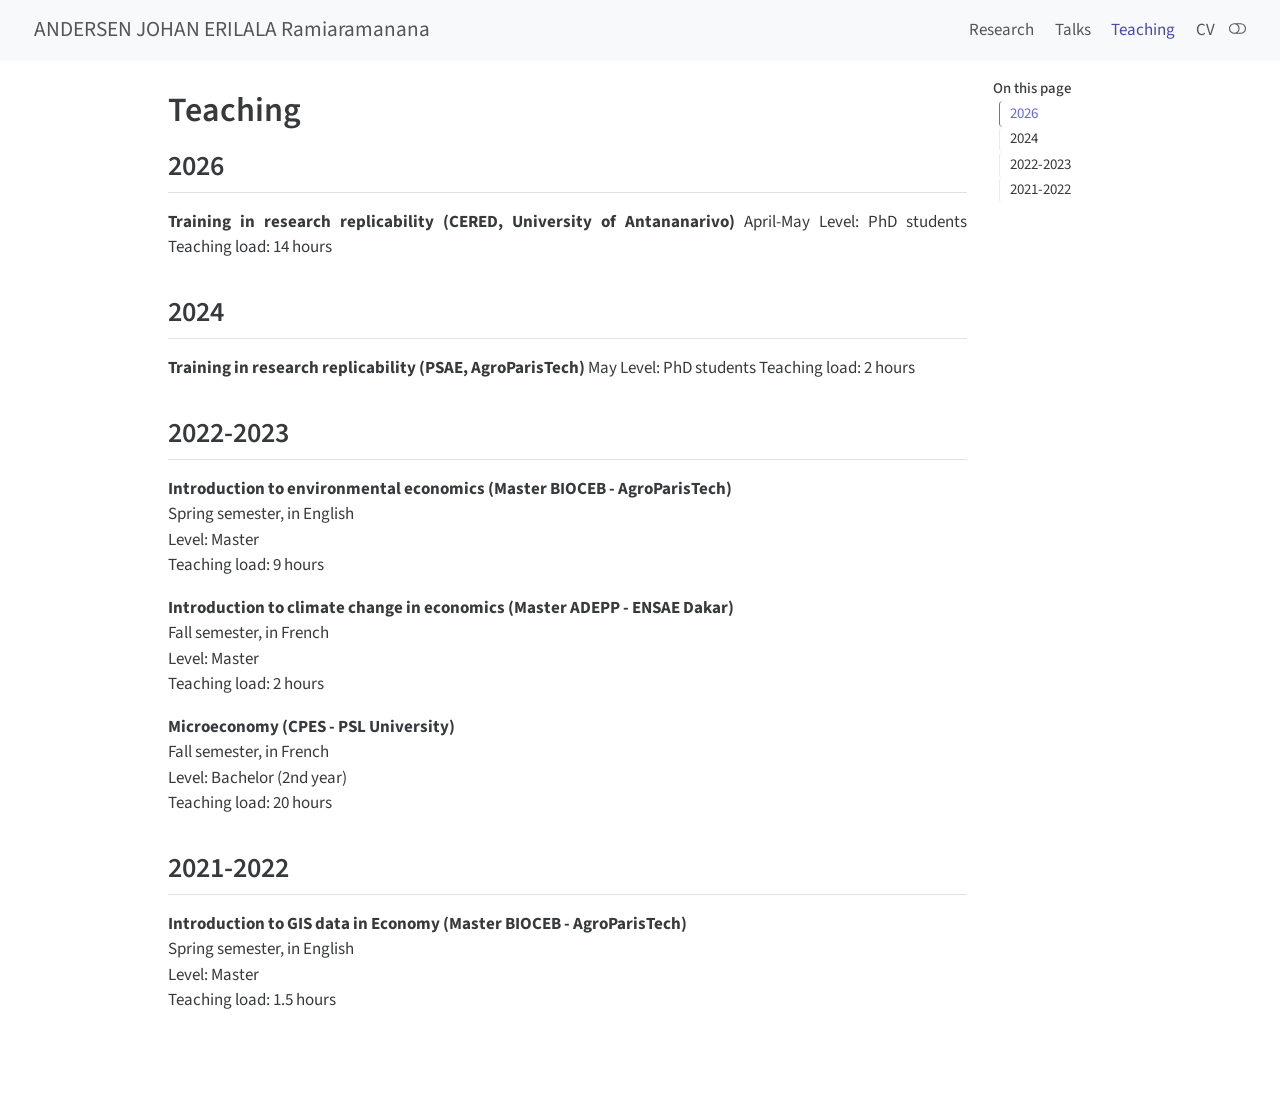
<file: Pages/Teaching.html>
<!DOCTYPE html>
<html xmlns="http://www.w3.org/1999/xhtml" lang="en" xml:lang="en"><head>

<meta charset="utf-8">
<meta name="generator" content="quarto-1.9.36">

<meta name="viewport" content="width=device-width, initial-scale=1.0, user-scalable=yes">


<title>Teaching – ANDERSEN JOHAN ERILALA Ramiaramanana</title>
<style>
/* Default styles provided by pandoc.
** See https://pandoc.org/MANUAL.html#variables-for-html for config info.
*/
code{white-space: pre-wrap;}
span.smallcaps{font-variant: small-caps;}
div.columns{display: flex; gap: min(4vw, 1.5em);}
div.column{flex: auto; overflow-x: auto;}
div.hanging-indent{margin-left: 1.5em; text-indent: -1.5em;}
ul.task-list{list-style: none;}
ul.task-list li input[type="checkbox"] {
  width: 0.8em;
  margin: 0 0.8em 0.2em -1em; /* quarto-specific, see https://github.com/quarto-dev/quarto-cli/issues/4556 */ 
  vertical-align: middle;
}
</style>


<script src="../site_libs/quarto-nav/quarto-nav.js"></script>
<script src="../site_libs/quarto-nav/headroom.min.js"></script>
<link href="../favicon.ico" rel="icon">
<script src="../site_libs/clipboard/clipboard.min.js"></script>
<script src="../site_libs/quarto-html/quarto.js" type="module"></script>
<script src="../site_libs/quarto-html/tabsets/tabsets.js" type="module"></script>
<script src="../site_libs/quarto-html/popper.min.js"></script>
<script src="../site_libs/quarto-html/tippy.umd.min.js"></script>
<script src="../site_libs/quarto-html/anchor.min.js"></script>
<link href="../site_libs/quarto-html/tippy.css" rel="stylesheet">
<link href="../site_libs/quarto-html/quarto-syntax-highlighting-845c23b38eaddc0f92fda52bfe77a8c8.css" rel="stylesheet" class="quarto-color-scheme" id="quarto-text-highlighting-styles">
<link href="../site_libs/quarto-html/quarto-syntax-highlighting-dark-f418161beb48e0141c760e455f12af2c.css" rel="stylesheet" class="quarto-color-scheme quarto-color-alternate" id="quarto-text-highlighting-styles">
<link href="../site_libs/quarto-html/quarto-syntax-highlighting-845c23b38eaddc0f92fda52bfe77a8c8.css" rel="stylesheet" class="quarto-color-scheme-extra" id="quarto-text-highlighting-styles">
<script src="../site_libs/bootstrap/bootstrap.min.js"></script>
<link href="../site_libs/bootstrap/bootstrap-icons.css" rel="stylesheet">
<link href="../site_libs/bootstrap/bootstrap-d4cf088601a6da94a74962c82123f19b.min.css" rel="stylesheet" append-hash="true" class="quarto-color-scheme" id="quarto-bootstrap" data-mode="light">
<link href="../site_libs/bootstrap/bootstrap-dark-e8964db687007ca8dd88d9d9ce58e3ef.min.css" rel="stylesheet" append-hash="true" class="quarto-color-scheme quarto-color-alternate" id="quarto-bootstrap" data-mode="dark">
<link href="../site_libs/bootstrap/bootstrap-d4cf088601a6da94a74962c82123f19b.min.css" rel="stylesheet" append-hash="true" class="quarto-color-scheme-extra" id="quarto-bootstrap" data-mode="light">
<script id="quarto-search-options" type="application/json">{
  "language": {
    "search-no-results-text": "No results",
    "search-matching-documents-text": "matching documents",
    "search-copy-link-title": "Copy link to search",
    "search-hide-matches-text": "Hide additional matches",
    "search-more-match-text": "more match in this document",
    "search-more-matches-text": "more matches in this document",
    "search-clear-button-title": "Clear",
    "search-text-placeholder": "",
    "search-detached-cancel-button-title": "Cancel",
    "search-submit-button-title": "Submit",
    "search-label": "Search"
  }
}</script>


<meta property="og:title" content="Teaching – ANDERSEN JOHAN ERILALA Ramiaramanana">
<meta property="og:description" content="">
<meta property="og:site_name" content="ANDERSEN JOHAN ERILALA Ramiaramanana">
</head>

<body class="nav-fixed quarto-light"><script id="quarto-html-before-body" type="application/javascript">
    const toggleBodyColorMode = (bsSheetEl) => {
      const mode = bsSheetEl.getAttribute("data-mode");
      const bodyEl = window.document.querySelector("body");
      if (mode === "dark") {
        bodyEl.classList.add("quarto-dark");
        bodyEl.classList.remove("quarto-light");
      } else {
        bodyEl.classList.add("quarto-light");
        bodyEl.classList.remove("quarto-dark");
      }
    }
    const toggleBodyColorPrimary = () => {
      const bsSheetEl = window.document.querySelector("link#quarto-bootstrap:not([rel=disabled-stylesheet])");
      if (bsSheetEl) {
        toggleBodyColorMode(bsSheetEl);
      }
    }
    const setColorSchemeToggle = (alternate) => {
      const toggles = window.document.querySelectorAll('.quarto-color-scheme-toggle');
      for (let i=0; i < toggles.length; i++) {
        const toggle = toggles[i];
        if (toggle) {
          if (alternate) {
            toggle.classList.add("alternate");
          } else {
            toggle.classList.remove("alternate");
          }
        }
      }
    };
    const toggleColorMode = (alternate) => {
      // Switch the stylesheets
      const primaryStylesheets = window.document.querySelectorAll('link.quarto-color-scheme:not(.quarto-color-alternate)');
      const alternateStylesheets = window.document.querySelectorAll('link.quarto-color-scheme.quarto-color-alternate');
      manageTransitions('#quarto-margin-sidebar .nav-link', false);
      if (alternate) {
        // note: dark is layered on light, we don't disable primary!
        enableStylesheet(alternateStylesheets);
        for (const sheetNode of alternateStylesheets) {
          if (sheetNode.id === "quarto-bootstrap") {
            toggleBodyColorMode(sheetNode);
          }
        }
      } else {
        disableStylesheet(alternateStylesheets);
        enableStylesheet(primaryStylesheets)
        toggleBodyColorPrimary();
      }
      manageTransitions('#quarto-margin-sidebar .nav-link', true);
      // Switch the toggles
      setColorSchemeToggle(alternate)
      // Hack to workaround the fact that safari doesn't
      // properly recolor the scrollbar when toggling (#1455)
      if (navigator.userAgent.indexOf('Safari') > 0 && navigator.userAgent.indexOf('Chrome') == -1) {
        manageTransitions("body", false);
        window.scrollTo(0, 1);
        setTimeout(() => {
          window.scrollTo(0, 0);
          manageTransitions("body", true);
        }, 40);
      }
    }
    const disableStylesheet = (stylesheets) => {
      for (let i=0; i < stylesheets.length; i++) {
        const stylesheet = stylesheets[i];
        stylesheet.rel = 'disabled-stylesheet';
      }
    }
    const enableStylesheet = (stylesheets) => {
      for (let i=0; i < stylesheets.length; i++) {
        const stylesheet = stylesheets[i];
        if(stylesheet.rel !== 'stylesheet') { // for Chrome, which will still FOUC without this check
          stylesheet.rel = 'stylesheet';
        }
      }
    }
    const manageTransitions = (selector, allowTransitions) => {
      const els = window.document.querySelectorAll(selector);
      for (let i=0; i < els.length; i++) {
        const el = els[i];
        if (allowTransitions) {
          el.classList.remove('notransition');
        } else {
          el.classList.add('notransition');
        }
      }
    }
    const isFileUrl = () => {
      return window.location.protocol === 'file:';
    }
    const hasAlternateSentinel = () => {
      let styleSentinel = getColorSchemeSentinel();
      if (styleSentinel !== null) {
        return styleSentinel === "alternate";
      } else {
        return false;
      }
    }
    const setStyleSentinel = (alternate) => {
      const value = alternate ? "alternate" : "default";
      if (!isFileUrl()) {
        window.localStorage.setItem("quarto-color-scheme", value);
      } else {
        localAlternateSentinel = value;
      }
    }
    const getColorSchemeSentinel = () => {
      if (!isFileUrl()) {
        const storageValue = window.localStorage.getItem("quarto-color-scheme");
        return storageValue != null ? storageValue : localAlternateSentinel;
      } else {
        return localAlternateSentinel;
      }
    }
    const toggleGiscusIfUsed = (isAlternate, darkModeDefault) => {
      const baseTheme = document.querySelector('#giscus-base-theme')?.value ?? 'light';
      const alternateTheme = document.querySelector('#giscus-alt-theme')?.value ?? 'dark';
      let newTheme = '';
      if(authorPrefersDark) {
        newTheme = isAlternate ? baseTheme : alternateTheme;
      } else {
        newTheme = isAlternate ? alternateTheme : baseTheme;
      }
      const changeGiscusTheme = () => {
        // From: https://github.com/giscus/giscus/issues/336
        const sendMessage = (message) => {
          const iframe = document.querySelector('iframe.giscus-frame');
          if (!iframe) return;
          iframe.contentWindow.postMessage({ giscus: message }, 'https://giscus.app');
        }
        sendMessage({
          setConfig: {
            theme: newTheme
          }
        });
      }
      const isGiscussLoaded = window.document.querySelector('iframe.giscus-frame') !== null;
      if (isGiscussLoaded) {
        changeGiscusTheme();
      }
    };
    const authorPrefersDark = false;
    const darkModeDefault = authorPrefersDark;
      document.querySelector('link#quarto-text-highlighting-styles.quarto-color-scheme-extra').rel = 'disabled-stylesheet';
      document.querySelector('link#quarto-bootstrap.quarto-color-scheme-extra').rel = 'disabled-stylesheet';
    let localAlternateSentinel = darkModeDefault ? 'alternate' : 'default';
    // Dark / light mode switch
    window.quartoToggleColorScheme = () => {
      // Read the current dark / light value
      let toAlternate = !hasAlternateSentinel();
      toggleColorMode(toAlternate);
      setStyleSentinel(toAlternate);
      toggleGiscusIfUsed(toAlternate, darkModeDefault);
      window.dispatchEvent(new Event('resize'));
    };
    // Switch to dark mode if need be
    if (hasAlternateSentinel()) {
      toggleColorMode(true);
    } else {
      toggleColorMode(false);
    }
  </script>

<div id="quarto-search-results"></div>
  <header id="quarto-header" class="headroom fixed-top">
    <nav class="navbar navbar-expand-lg " data-bs-theme="dark">
      <div class="navbar-container container-fluid">
      <div class="navbar-brand-container mx-auto">
    <a class="navbar-brand" href="../index.html">
    <span class="navbar-title">ANDERSEN JOHAN ERILALA Ramiaramanana</span>
    </a>
  </div>
          <button class="navbar-toggler" type="button" data-bs-toggle="collapse" data-bs-target="#navbarCollapse" aria-controls="navbarCollapse" role="menu" aria-expanded="false" aria-label="Toggle navigation" onclick="if (window.quartoToggleHeadroom) { window.quartoToggleHeadroom(); }">
  <span class="navbar-toggler-icon"></span>
</button>
          <div class="collapse navbar-collapse" id="navbarCollapse">
            <ul class="navbar-nav navbar-nav-scroll ms-auto">
  <li class="nav-item">
    <a class="nav-link" href="../Pages/Research.html"> 
<span class="menu-text">Research</span></a>
  </li>  
  <li class="nav-item">
    <a class="nav-link" href="../Pages/Talks.html"> 
<span class="menu-text">Talks</span></a>
  </li>  
  <li class="nav-item">
    <a class="nav-link active" href="../Pages/Teaching.html" aria-current="page"> 
<span class="menu-text">Teaching</span></a>
  </li>  
  <li class="nav-item">
    <a class="nav-link" href="../Pages/CV.html"> 
<span class="menu-text">CV</span></a>
  </li>  
</ul>
          </div> <!-- /navcollapse -->
            <div class="quarto-navbar-tools">
  <a href="" class="quarto-color-scheme-toggle quarto-navigation-tool  px-1" onclick="window.quartoToggleColorScheme(); return false;" title="Toggle dark mode"><i class="bi"></i></a>
</div>
      </div> <!-- /container-fluid -->
    </nav>
</header>
<!-- content -->
<div id="quarto-content" class="quarto-container page-columns page-rows-contents page-layout-article page-navbar">
<!-- sidebar -->
<!-- margin-sidebar -->
    <div id="quarto-margin-sidebar" class="sidebar margin-sidebar">
        <nav id="TOC" role="doc-toc" class="toc-active">
    <h2 id="toc-title">On this page</h2>
   
  <ul>
  <li><a href="#section" id="toc-section" class="nav-link active" data-scroll-target="#section">2026</a></li>
  <li><a href="#section-1" id="toc-section-1" class="nav-link" data-scroll-target="#section-1">2024</a></li>
  <li><a href="#section-2" id="toc-section-2" class="nav-link" data-scroll-target="#section-2">2022-2023</a></li>
  <li><a href="#section-3" id="toc-section-3" class="nav-link" data-scroll-target="#section-3">2021-2022</a></li>
  </ul>
</nav>
    </div>
<!-- main -->
<main class="content" id="quarto-document-content">


<header id="title-block-header" class="quarto-title-block default">
<div class="quarto-title">
<h1 class="title">Teaching</h1>
</div>



<div class="quarto-title-meta">

    
  
    
  </div>
  


</header>


<section id="section" class="level2">
<h2 class="anchored" data-anchor-id="section">2026</h2>
<p><strong>Training in research replicability (CERED, University of Antananarivo)</strong> April-May Level: PhD students Teaching load: 14 hours</p>
</section>
<section id="section-1" class="level2">
<h2 class="anchored" data-anchor-id="section-1">2024</h2>
<p><strong>Training in research replicability (PSAE, AgroParisTech)</strong> May Level: PhD students Teaching load: 2 hours</p>
</section>
<section id="section-2" class="level2">
<h2 class="anchored" data-anchor-id="section-2">2022-2023</h2>
<p><strong>Introduction to environmental economics (Master BIOCEB - AgroParisTech)</strong><br>
Spring semester, in English<br>
Level: Master<br>
Teaching load: 9 hours</p>
<p><strong>Introduction to climate change in economics (Master ADEPP - ENSAE Dakar)</strong><br>
Fall semester, in French<br>
Level: Master<br>
Teaching load: 2 hours</p>
<p><strong>Microeconomy (CPES - PSL University)</strong><br>
Fall semester, in French<br>
Level: Bachelor (2nd year)<br>
Teaching load: 20 hours</p>
</section>
<section id="section-3" class="level2">
<h2 class="anchored" data-anchor-id="section-3">2021-2022</h2>
<p><strong>Introduction to GIS data in Economy (Master BIOCEB - AgroParisTech)</strong><br>
Spring semester, in English<br>
Level: Master<br>
Teaching load: 1.5 hours</p>


</section>

</main> <!-- /main -->
<script id="quarto-html-after-body" type="application/javascript">
  window.document.addEventListener("DOMContentLoaded", function (event) {
    // Ensure there is a toggle, if there isn't float one in the top right
    if (window.document.querySelector('.quarto-color-scheme-toggle') === null) {
      const a = window.document.createElement('a');
      a.classList.add('top-right');
      a.classList.add('quarto-color-scheme-toggle');
      a.href = "";
      a.onclick = function() { try { window.quartoToggleColorScheme(); } catch {} return false; };
      const i = window.document.createElement("i");
      i.classList.add('bi');
      a.appendChild(i);
      window.document.body.appendChild(a);
    }
    setColorSchemeToggle(hasAlternateSentinel())
    const icon = "";
    const anchorJS = new window.AnchorJS();
    anchorJS.options = {
      placement: 'right',
      icon: icon
    };
    anchorJS.add('.anchored');
    const isCodeAnnotation = (el) => {
      for (const clz of el.classList) {
        if (clz.startsWith('code-annotation-')) {                     
          return true;
        }
      }
      return false;
    }
    const onCopySuccess = function(e) {
      // button target
      const button = e.trigger;
      // don't keep focus
      button.blur();
      // flash "checked"
      button.classList.add('code-copy-button-checked');
      var currentTitle = button.getAttribute("title");
      button.setAttribute("title", "Copied!");
      let tooltip;
      if (window.bootstrap) {
        button.setAttribute("data-bs-toggle", "tooltip");
        button.setAttribute("data-bs-placement", "left");
        button.setAttribute("data-bs-title", "Copied!");
        tooltip = new bootstrap.Tooltip(button, 
          { trigger: "manual", 
            customClass: "code-copy-button-tooltip",
            offset: [0, -8]});
        tooltip.show();    
      }
      setTimeout(function() {
        if (tooltip) {
          tooltip.hide();
          button.removeAttribute("data-bs-title");
          button.removeAttribute("data-bs-toggle");
          button.removeAttribute("data-bs-placement");
        }
        button.setAttribute("title", currentTitle);
        button.classList.remove('code-copy-button-checked');
      }, 1000);
      // clear code selection
      e.clearSelection();
    }
    const getTextToCopy = function(trigger) {
      const outerScaffold = trigger.parentElement.cloneNode(true);
      const codeEl = outerScaffold.querySelector('code');
      for (const childEl of codeEl.children) {
        if (isCodeAnnotation(childEl)) {
          childEl.remove();
        }
      }
      return codeEl.innerText;
    }
    const clipboard = new window.ClipboardJS('.code-copy-button:not([data-in-quarto-modal])', {
      text: getTextToCopy
    });
    clipboard.on('success', onCopySuccess);
    if (window.document.getElementById('quarto-embedded-source-code-modal')) {
      const clipboardModal = new window.ClipboardJS('.code-copy-button[data-in-quarto-modal]', {
        text: getTextToCopy,
        container: window.document.getElementById('quarto-embedded-source-code-modal')
      });
      clipboardModal.on('success', onCopySuccess);
    }
      var localhostRegex = new RegExp(/^(?:http|https):\/\/localhost\:?[0-9]*\//);
      var mailtoRegex = new RegExp(/^mailto:/);
        var filterRegex = new RegExp('/' + window.location.host + '/');
      var isInternal = (href) => {
          return filterRegex.test(href) || localhostRegex.test(href) || mailtoRegex.test(href);
      }
      // Inspect non-navigation links and adorn them if external
     var links = window.document.querySelectorAll('a[href]:not(.nav-link):not(.navbar-brand):not(.toc-action):not(.sidebar-link):not(.sidebar-item-toggle):not(.pagination-link):not(.no-external):not([aria-hidden]):not(.dropdown-item):not(.quarto-navigation-tool):not(.about-link)');
      for (var i=0; i<links.length; i++) {
        const link = links[i];
        if (!isInternal(link.href)) {
          // undo the damage that might have been done by quarto-nav.js in the case of
          // links that we want to consider external
          if (link.dataset.originalHref !== undefined) {
            link.href = link.dataset.originalHref;
          }
        }
      }
    function tippyHover(el, contentFn, onTriggerFn, onUntriggerFn) {
      const config = {
        allowHTML: true,
        maxWidth: 500,
        delay: 100,
        arrow: false,
        appendTo: function(el) {
            return el.parentElement;
        },
        interactive: true,
        interactiveBorder: 10,
        theme: 'quarto',
        placement: 'bottom-start',
      };
      if (contentFn) {
        config.content = contentFn;
      }
      if (onTriggerFn) {
        config.onTrigger = onTriggerFn;
      }
      if (onUntriggerFn) {
        config.onUntrigger = onUntriggerFn;
      }
      window.tippy(el, config); 
    }
    const noterefs = window.document.querySelectorAll('a[role="doc-noteref"]');
    for (var i=0; i<noterefs.length; i++) {
      const ref = noterefs[i];
      tippyHover(ref, function() {
        // use id or data attribute instead here
        let href = ref.getAttribute('data-footnote-href') || ref.getAttribute('href');
        try { href = new URL(href).hash; } catch {}
        const id = href.replace(/^#\/?/, "");
        const note = window.document.getElementById(id);
        if (note) {
          return note.innerHTML;
        } else {
          return "";
        }
      });
    }
    const xrefs = window.document.querySelectorAll('a.quarto-xref');
    const processXRef = (id, note) => {
      // Strip column container classes
      const stripColumnClz = (el) => {
        el.classList.remove("page-full", "page-columns");
        if (el.children) {
          for (const child of el.children) {
            stripColumnClz(child);
          }
        }
      }
      stripColumnClz(note)
      if (id === null || id.startsWith('sec-')) {
        // Special case sections, only their first couple elements
        const container = document.createElement("div");
        if (note.children && note.children.length > 2) {
          container.appendChild(note.children[0].cloneNode(true));
          for (let i = 1; i < note.children.length; i++) {
            const child = note.children[i];
            if (child.tagName === "P" && child.innerText === "") {
              continue;
            } else {
              container.appendChild(child.cloneNode(true));
              break;
            }
          }
          if (window.Quarto?.typesetMath) {
            window.Quarto.typesetMath(container);
          }
          return container.innerHTML
        } else {
          if (window.Quarto?.typesetMath) {
            window.Quarto.typesetMath(note);
          }
          return note.innerHTML;
        }
      } else {
        // Remove any anchor links if they are present
        const anchorLink = note.querySelector('a.anchorjs-link');
        if (anchorLink) {
          anchorLink.remove();
        }
        if (window.Quarto?.typesetMath) {
          window.Quarto.typesetMath(note);
        }
        if (note.classList.contains("callout")) {
          return note.outerHTML;
        } else {
          return note.innerHTML;
        }
      }
    }
    for (var i=0; i<xrefs.length; i++) {
      const xref = xrefs[i];
      tippyHover(xref, undefined, function(instance) {
        instance.disable();
        let url = xref.getAttribute('href');
        let hash = undefined; 
        if (url.startsWith('#')) {
          hash = url;
        } else {
          try { hash = new URL(url).hash; } catch {}
        }
        if (hash) {
          const id = hash.replace(/^#\/?/, "");
          const note = window.document.getElementById(id);
          if (note !== null) {
            try {
              const html = processXRef(id, note.cloneNode(true));
              instance.setContent(html);
            } finally {
              instance.enable();
              instance.show();
            }
          } else {
            // See if we can fetch this
            fetch(url.split('#')[0])
            .then(res => res.text())
            .then(html => {
              const parser = new DOMParser();
              const htmlDoc = parser.parseFromString(html, "text/html");
              const note = htmlDoc.getElementById(id);
              if (note !== null) {
                const html = processXRef(id, note);
                instance.setContent(html);
              } 
            }).finally(() => {
              instance.enable();
              instance.show();
            });
          }
        } else {
          // See if we can fetch a full url (with no hash to target)
          // This is a special case and we should probably do some content thinning / targeting
          fetch(url)
          .then(res => res.text())
          .then(html => {
            const parser = new DOMParser();
            const htmlDoc = parser.parseFromString(html, "text/html");
            const note = htmlDoc.querySelector('main.content');
            if (note !== null) {
              // This should only happen for chapter cross references
              // (since there is no id in the URL)
              // remove the first header
              if (note.children.length > 0 && note.children[0].tagName === "HEADER") {
                note.children[0].remove();
              }
              const html = processXRef(null, note);
              instance.setContent(html);
            } 
          }).finally(() => {
            instance.enable();
            instance.show();
          });
        }
      }, function(instance) {
      });
    }
        let selectedAnnoteEl;
        const selectorForAnnotation = ( cell, annotation) => {
          let cellAttr = 'data-code-cell="' + cell + '"';
          let lineAttr = 'data-code-annotation="' +  annotation + '"';
          const selector = 'span[' + cellAttr + '][' + lineAttr + ']';
          return selector;
        }
        const selectCodeLines = (annoteEl) => {
          const doc = window.document;
          const targetCell = annoteEl.getAttribute("data-target-cell");
          const targetAnnotation = annoteEl.getAttribute("data-target-annotation");
          const annoteSpan = window.document.querySelector(selectorForAnnotation(targetCell, targetAnnotation));
          const lines = annoteSpan.getAttribute("data-code-lines").split(",");
          const lineIds = lines.map((line) => {
            return targetCell + "-" + line;
          })
          let top = null;
          let height = null;
          let parent = null;
          if (lineIds.length > 0) {
              //compute the position of the single el (top and bottom and make a div)
              const el = window.document.getElementById(lineIds[0]);
              top = el.offsetTop;
              height = el.offsetHeight;
              parent = el.parentElement.parentElement;
            if (lineIds.length > 1) {
              const lastEl = window.document.getElementById(lineIds[lineIds.length - 1]);
              const bottom = lastEl.offsetTop + lastEl.offsetHeight;
              height = bottom - top;
            }
            if (top !== null && height !== null && parent !== null) {
              // cook up a div (if necessary) and position it 
              let div = window.document.getElementById("code-annotation-line-highlight");
              if (div === null) {
                div = window.document.createElement("div");
                div.setAttribute("id", "code-annotation-line-highlight");
                div.style.position = 'absolute';
                parent.appendChild(div);
              }
              div.style.top = top - 2 + "px";
              div.style.height = height + 4 + "px";
              div.style.left = 0;
              let gutterDiv = window.document.getElementById("code-annotation-line-highlight-gutter");
              if (gutterDiv === null) {
                gutterDiv = window.document.createElement("div");
                gutterDiv.setAttribute("id", "code-annotation-line-highlight-gutter");
                gutterDiv.style.position = 'absolute';
                const codeCell = window.document.getElementById(targetCell);
                const gutter = codeCell.querySelector('.code-annotation-gutter');
                gutter.appendChild(gutterDiv);
              }
              gutterDiv.style.top = top - 2 + "px";
              gutterDiv.style.height = height + 4 + "px";
            }
            selectedAnnoteEl = annoteEl;
          }
        };
        const unselectCodeLines = () => {
          const elementsIds = ["code-annotation-line-highlight", "code-annotation-line-highlight-gutter"];
          elementsIds.forEach((elId) => {
            const div = window.document.getElementById(elId);
            if (div) {
              div.remove();
            }
          });
          selectedAnnoteEl = undefined;
        };
          // Handle positioning of the toggle
      window.addEventListener(
        "resize",
        throttle(() => {
          elRect = undefined;
          if (selectedAnnoteEl) {
            selectCodeLines(selectedAnnoteEl);
          }
        }, 10)
      );
      function throttle(fn, ms) {
      let throttle = false;
      let timer;
        return (...args) => {
          if(!throttle) { // first call gets through
              fn.apply(this, args);
              throttle = true;
          } else { // all the others get throttled
              if(timer) clearTimeout(timer); // cancel #2
              timer = setTimeout(() => {
                fn.apply(this, args);
                timer = throttle = false;
              }, ms);
          }
        };
      }
        // Attach click handler to the DT
        const annoteDls = window.document.querySelectorAll('dt[data-target-cell]');
        for (const annoteDlNode of annoteDls) {
          annoteDlNode.addEventListener('click', (event) => {
            const clickedEl = event.target;
            if (clickedEl !== selectedAnnoteEl) {
              unselectCodeLines();
              const activeEl = window.document.querySelector('dt[data-target-cell].code-annotation-active');
              if (activeEl) {
                activeEl.classList.remove('code-annotation-active');
              }
              selectCodeLines(clickedEl);
              clickedEl.classList.add('code-annotation-active');
            } else {
              // Unselect the line
              unselectCodeLines();
              clickedEl.classList.remove('code-annotation-active');
            }
          });
        }
    const findCites = (el) => {
      const parentEl = el.parentElement;
      if (parentEl) {
        const cites = parentEl.dataset.cites;
        if (cites) {
          return {
            el,
            cites: cites.split(' ')
          };
        } else {
          return findCites(el.parentElement)
        }
      } else {
        return undefined;
      }
    };
    var bibliorefs = window.document.querySelectorAll('a[role="doc-biblioref"]');
    for (var i=0; i<bibliorefs.length; i++) {
      const ref = bibliorefs[i];
      const citeInfo = findCites(ref);
      if (citeInfo) {
        tippyHover(citeInfo.el, function() {
          var popup = window.document.createElement('div');
          citeInfo.cites.forEach(function(cite) {
            var citeDiv = window.document.createElement('div');
            citeDiv.classList.add('hanging-indent');
            citeDiv.classList.add('csl-entry');
            var biblioDiv = window.document.getElementById('ref-' + cite);
            if (biblioDiv) {
              citeDiv.innerHTML = biblioDiv.innerHTML;
            }
            popup.appendChild(citeDiv);
          });
          return popup.innerHTML;
        });
      }
    }
  });
  </script>
</div> <!-- /content -->




</body></html>
</file>
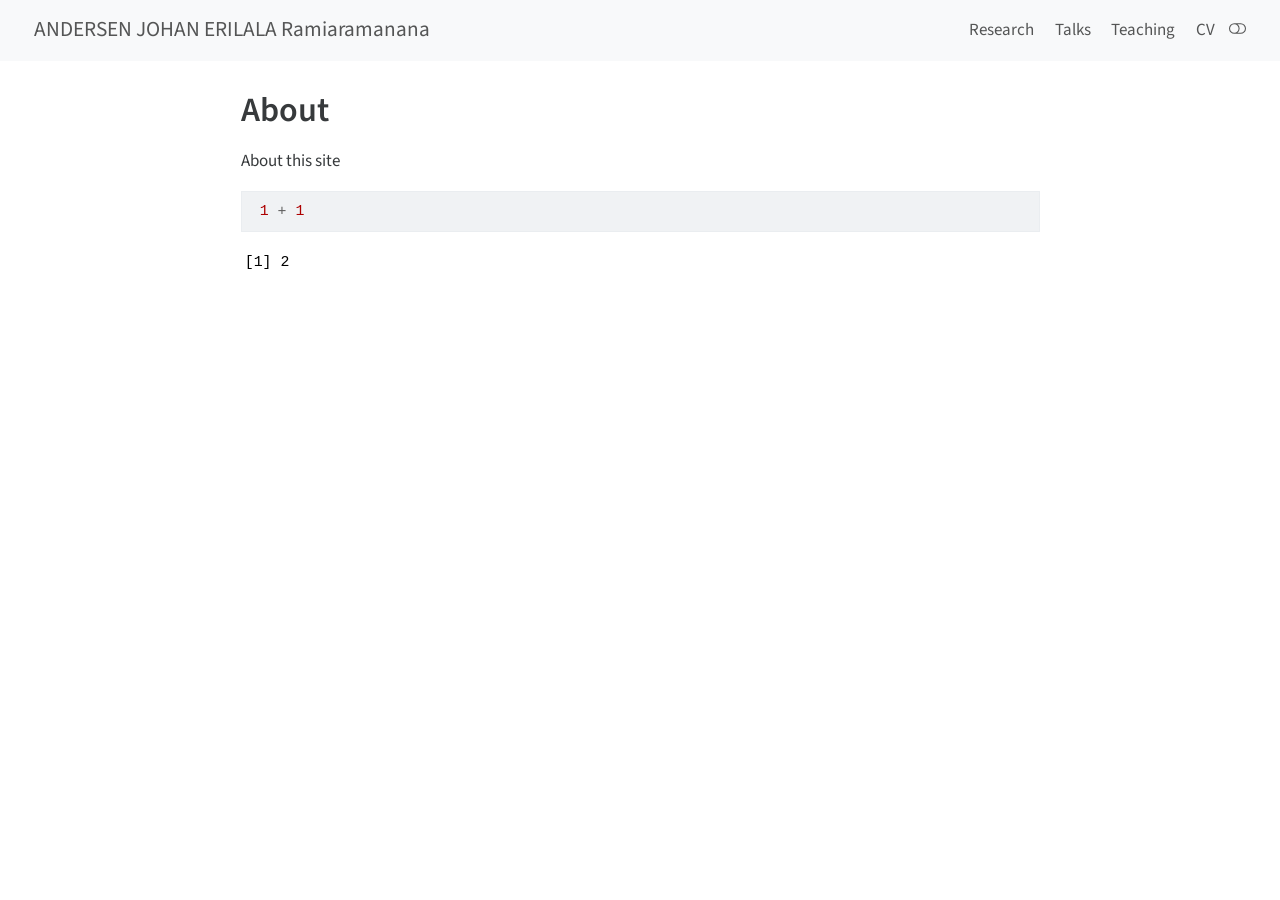
<file: Personal website/about.html>
<!DOCTYPE html>
<html xmlns="http://www.w3.org/1999/xhtml" lang="en" xml:lang="en"><head>

<meta charset="utf-8">
<meta name="generator" content="quarto-1.9.36">

<meta name="viewport" content="width=device-width, initial-scale=1.0, user-scalable=yes">


<title>About – ANDERSEN JOHAN ERILALA Ramiaramanana</title>
<style>
/* Default styles provided by pandoc.
** See https://pandoc.org/MANUAL.html#variables-for-html for config info.
*/
code{white-space: pre-wrap;}
span.smallcaps{font-variant: small-caps;}
div.columns{display: flex; gap: min(4vw, 1.5em);}
div.column{flex: auto; overflow-x: auto;}
div.hanging-indent{margin-left: 1.5em; text-indent: -1.5em;}
ul.task-list{list-style: none;}
ul.task-list li input[type="checkbox"] {
  width: 0.8em;
  margin: 0 0.8em 0.2em -1em; /* quarto-specific, see https://github.com/quarto-dev/quarto-cli/issues/4556 */ 
  vertical-align: middle;
}
/* CSS for syntax highlighting */
html { -webkit-text-size-adjust: 100%; }
pre > code.sourceCode { white-space: pre; position: relative; }
pre > code.sourceCode > span { display: inline-block; line-height: 1.25; }
pre > code.sourceCode > span:empty { height: 1.2em; }
.sourceCode { overflow: visible; }
code.sourceCode > span { color: inherit; text-decoration: inherit; }
div.sourceCode { margin: 1em 0; }
pre.sourceCode { margin: 0; }
@media screen {
div.sourceCode { overflow: auto; }
}
@media print {
pre > code.sourceCode { white-space: pre-wrap; }
pre > code.sourceCode > span { text-indent: -5em; padding-left: 5em; }
}
pre.numberSource code
  { counter-reset: source-line 0; }
pre.numberSource code > span
  { position: relative; left: -4em; counter-increment: source-line; }
pre.numberSource code > span > a:first-child::before
  { content: counter(source-line);
    position: relative; left: -1em; text-align: right; vertical-align: baseline;
    border: none; display: inline-block;
    -webkit-touch-callout: none; -webkit-user-select: none;
    -khtml-user-select: none; -moz-user-select: none;
    -ms-user-select: none; user-select: none;
    padding: 0 4px; width: 4em;
  }
pre.numberSource { margin-left: 3em;  padding-left: 4px; }
div.sourceCode
  {   }
@media screen {
pre > code.sourceCode > span > a:first-child::before { text-decoration: underline; }
}
</style>


<script src="../site_libs/quarto-nav/quarto-nav.js"></script>
<script src="../site_libs/quarto-nav/headroom.min.js"></script>
<link href="../favicon.ico" rel="icon">
<script src="../site_libs/clipboard/clipboard.min.js"></script>
<script src="../site_libs/quarto-html/quarto.js" type="module"></script>
<script src="../site_libs/quarto-html/tabsets/tabsets.js" type="module"></script>
<script src="../site_libs/quarto-html/popper.min.js"></script>
<script src="../site_libs/quarto-html/tippy.umd.min.js"></script>
<script src="../site_libs/quarto-html/anchor.min.js"></script>
<link href="../site_libs/quarto-html/tippy.css" rel="stylesheet">
<link href="../site_libs/quarto-html/quarto-syntax-highlighting-845c23b38eaddc0f92fda52bfe77a8c8.css" rel="stylesheet" class="quarto-color-scheme" id="quarto-text-highlighting-styles">
<link href="../site_libs/quarto-html/quarto-syntax-highlighting-dark-f418161beb48e0141c760e455f12af2c.css" rel="stylesheet" class="quarto-color-scheme quarto-color-alternate" id="quarto-text-highlighting-styles">
<link href="../site_libs/quarto-html/quarto-syntax-highlighting-845c23b38eaddc0f92fda52bfe77a8c8.css" rel="stylesheet" class="quarto-color-scheme-extra" id="quarto-text-highlighting-styles">
<script src="../site_libs/bootstrap/bootstrap.min.js"></script>
<link href="../site_libs/bootstrap/bootstrap-icons.css" rel="stylesheet">
<link href="../site_libs/bootstrap/bootstrap-d4cf088601a6da94a74962c82123f19b.min.css" rel="stylesheet" append-hash="true" class="quarto-color-scheme" id="quarto-bootstrap" data-mode="light">
<link href="../site_libs/bootstrap/bootstrap-dark-e8964db687007ca8dd88d9d9ce58e3ef.min.css" rel="stylesheet" append-hash="true" class="quarto-color-scheme quarto-color-alternate" id="quarto-bootstrap" data-mode="dark">
<link href="../site_libs/bootstrap/bootstrap-d4cf088601a6da94a74962c82123f19b.min.css" rel="stylesheet" append-hash="true" class="quarto-color-scheme-extra" id="quarto-bootstrap" data-mode="light">
<script id="quarto-search-options" type="application/json">{
  "language": {
    "search-no-results-text": "No results",
    "search-matching-documents-text": "matching documents",
    "search-copy-link-title": "Copy link to search",
    "search-hide-matches-text": "Hide additional matches",
    "search-more-match-text": "more match in this document",
    "search-more-matches-text": "more matches in this document",
    "search-clear-button-title": "Clear",
    "search-text-placeholder": "",
    "search-detached-cancel-button-title": "Cancel",
    "search-submit-button-title": "Submit",
    "search-label": "Search"
  }
}</script>


<meta property="og:title" content="About – ANDERSEN JOHAN ERILALA Ramiaramanana">
<meta property="og:description" content="">
<meta property="og:site_name" content="ANDERSEN JOHAN ERILALA Ramiaramanana">
</head>

<body class="nav-fixed fullcontent quarto-light"><script id="quarto-html-before-body" type="application/javascript">
    const toggleBodyColorMode = (bsSheetEl) => {
      const mode = bsSheetEl.getAttribute("data-mode");
      const bodyEl = window.document.querySelector("body");
      if (mode === "dark") {
        bodyEl.classList.add("quarto-dark");
        bodyEl.classList.remove("quarto-light");
      } else {
        bodyEl.classList.add("quarto-light");
        bodyEl.classList.remove("quarto-dark");
      }
    }
    const toggleBodyColorPrimary = () => {
      const bsSheetEl = window.document.querySelector("link#quarto-bootstrap:not([rel=disabled-stylesheet])");
      if (bsSheetEl) {
        toggleBodyColorMode(bsSheetEl);
      }
    }
    const setColorSchemeToggle = (alternate) => {
      const toggles = window.document.querySelectorAll('.quarto-color-scheme-toggle');
      for (let i=0; i < toggles.length; i++) {
        const toggle = toggles[i];
        if (toggle) {
          if (alternate) {
            toggle.classList.add("alternate");
          } else {
            toggle.classList.remove("alternate");
          }
        }
      }
    };
    const toggleColorMode = (alternate) => {
      // Switch the stylesheets
      const primaryStylesheets = window.document.querySelectorAll('link.quarto-color-scheme:not(.quarto-color-alternate)');
      const alternateStylesheets = window.document.querySelectorAll('link.quarto-color-scheme.quarto-color-alternate');
      manageTransitions('#quarto-margin-sidebar .nav-link', false);
      if (alternate) {
        // note: dark is layered on light, we don't disable primary!
        enableStylesheet(alternateStylesheets);
        for (const sheetNode of alternateStylesheets) {
          if (sheetNode.id === "quarto-bootstrap") {
            toggleBodyColorMode(sheetNode);
          }
        }
      } else {
        disableStylesheet(alternateStylesheets);
        enableStylesheet(primaryStylesheets)
        toggleBodyColorPrimary();
      }
      manageTransitions('#quarto-margin-sidebar .nav-link', true);
      // Switch the toggles
      setColorSchemeToggle(alternate)
      // Hack to workaround the fact that safari doesn't
      // properly recolor the scrollbar when toggling (#1455)
      if (navigator.userAgent.indexOf('Safari') > 0 && navigator.userAgent.indexOf('Chrome') == -1) {
        manageTransitions("body", false);
        window.scrollTo(0, 1);
        setTimeout(() => {
          window.scrollTo(0, 0);
          manageTransitions("body", true);
        }, 40);
      }
    }
    const disableStylesheet = (stylesheets) => {
      for (let i=0; i < stylesheets.length; i++) {
        const stylesheet = stylesheets[i];
        stylesheet.rel = 'disabled-stylesheet';
      }
    }
    const enableStylesheet = (stylesheets) => {
      for (let i=0; i < stylesheets.length; i++) {
        const stylesheet = stylesheets[i];
        if(stylesheet.rel !== 'stylesheet') { // for Chrome, which will still FOUC without this check
          stylesheet.rel = 'stylesheet';
        }
      }
    }
    const manageTransitions = (selector, allowTransitions) => {
      const els = window.document.querySelectorAll(selector);
      for (let i=0; i < els.length; i++) {
        const el = els[i];
        if (allowTransitions) {
          el.classList.remove('notransition');
        } else {
          el.classList.add('notransition');
        }
      }
    }
    const isFileUrl = () => {
      return window.location.protocol === 'file:';
    }
    const hasAlternateSentinel = () => {
      let styleSentinel = getColorSchemeSentinel();
      if (styleSentinel !== null) {
        return styleSentinel === "alternate";
      } else {
        return false;
      }
    }
    const setStyleSentinel = (alternate) => {
      const value = alternate ? "alternate" : "default";
      if (!isFileUrl()) {
        window.localStorage.setItem("quarto-color-scheme", value);
      } else {
        localAlternateSentinel = value;
      }
    }
    const getColorSchemeSentinel = () => {
      if (!isFileUrl()) {
        const storageValue = window.localStorage.getItem("quarto-color-scheme");
        return storageValue != null ? storageValue : localAlternateSentinel;
      } else {
        return localAlternateSentinel;
      }
    }
    const toggleGiscusIfUsed = (isAlternate, darkModeDefault) => {
      const baseTheme = document.querySelector('#giscus-base-theme')?.value ?? 'light';
      const alternateTheme = document.querySelector('#giscus-alt-theme')?.value ?? 'dark';
      let newTheme = '';
      if(authorPrefersDark) {
        newTheme = isAlternate ? baseTheme : alternateTheme;
      } else {
        newTheme = isAlternate ? alternateTheme : baseTheme;
      }
      const changeGiscusTheme = () => {
        // From: https://github.com/giscus/giscus/issues/336
        const sendMessage = (message) => {
          const iframe = document.querySelector('iframe.giscus-frame');
          if (!iframe) return;
          iframe.contentWindow.postMessage({ giscus: message }, 'https://giscus.app');
        }
        sendMessage({
          setConfig: {
            theme: newTheme
          }
        });
      }
      const isGiscussLoaded = window.document.querySelector('iframe.giscus-frame') !== null;
      if (isGiscussLoaded) {
        changeGiscusTheme();
      }
    };
    const authorPrefersDark = false;
    const darkModeDefault = authorPrefersDark;
      document.querySelector('link#quarto-text-highlighting-styles.quarto-color-scheme-extra').rel = 'disabled-stylesheet';
      document.querySelector('link#quarto-bootstrap.quarto-color-scheme-extra').rel = 'disabled-stylesheet';
    let localAlternateSentinel = darkModeDefault ? 'alternate' : 'default';
    // Dark / light mode switch
    window.quartoToggleColorScheme = () => {
      // Read the current dark / light value
      let toAlternate = !hasAlternateSentinel();
      toggleColorMode(toAlternate);
      setStyleSentinel(toAlternate);
      toggleGiscusIfUsed(toAlternate, darkModeDefault);
      window.dispatchEvent(new Event('resize'));
    };
    // Switch to dark mode if need be
    if (hasAlternateSentinel()) {
      toggleColorMode(true);
    } else {
      toggleColorMode(false);
    }
  </script>

<div id="quarto-search-results"></div>
  <header id="quarto-header" class="headroom fixed-top">
    <nav class="navbar navbar-expand-lg " data-bs-theme="dark">
      <div class="navbar-container container-fluid">
      <div class="navbar-brand-container mx-auto">
    <a class="navbar-brand" href="../index.html">
    <span class="navbar-title">ANDERSEN JOHAN ERILALA Ramiaramanana</span>
    </a>
  </div>
          <button class="navbar-toggler" type="button" data-bs-toggle="collapse" data-bs-target="#navbarCollapse" aria-controls="navbarCollapse" role="menu" aria-expanded="false" aria-label="Toggle navigation" onclick="if (window.quartoToggleHeadroom) { window.quartoToggleHeadroom(); }">
  <span class="navbar-toggler-icon"></span>
</button>
          <div class="collapse navbar-collapse" id="navbarCollapse">
            <ul class="navbar-nav navbar-nav-scroll ms-auto">
  <li class="nav-item">
    <a class="nav-link" href="../Pages/Research.html"> 
<span class="menu-text">Research</span></a>
  </li>  
  <li class="nav-item">
    <a class="nav-link" href="../Pages/Talks.html"> 
<span class="menu-text">Talks</span></a>
  </li>  
  <li class="nav-item">
    <a class="nav-link" href="../Pages/Teaching.html"> 
<span class="menu-text">Teaching</span></a>
  </li>  
  <li class="nav-item">
    <a class="nav-link" href="../Pages/CV.html"> 
<span class="menu-text">CV</span></a>
  </li>  
</ul>
          </div> <!-- /navcollapse -->
            <div class="quarto-navbar-tools">
  <a href="" class="quarto-color-scheme-toggle quarto-navigation-tool  px-1" onclick="window.quartoToggleColorScheme(); return false;" title="Toggle dark mode"><i class="bi"></i></a>
</div>
      </div> <!-- /container-fluid -->
    </nav>
</header>
<!-- content -->
<div id="quarto-content" class="quarto-container page-columns page-rows-contents page-layout-article page-navbar">
<!-- sidebar -->
<!-- margin-sidebar -->
    
<!-- main -->
<main class="content" id="quarto-document-content">


<header id="title-block-header" class="quarto-title-block default">
<div class="quarto-title">
<h1 class="title">About</h1>
</div>



<div class="quarto-title-meta">

    
  
    
  </div>
  


</header>


<p>About this site</p>
<div class="cell">
<div class="code-copy-outer-scaffold"><div class="sourceCode cell-code" id="cb1"><pre class="sourceCode r code-with-copy"><code class="sourceCode r"><span id="cb1-1"><a href="#cb1-1" aria-hidden="true" tabindex="-1"></a><span class="dv">1</span> <span class="sc">+</span> <span class="dv">1</span></span></code></pre></div><button title="Copy to Clipboard" class="code-copy-button"><i class="bi"></i></button></div>
<div class="cell-output cell-output-stdout">
<pre><code>[1] 2</code></pre>
</div>
</div>



</main> <!-- /main -->
<script id="quarto-html-after-body" type="application/javascript">
  window.document.addEventListener("DOMContentLoaded", function (event) {
    // Ensure there is a toggle, if there isn't float one in the top right
    if (window.document.querySelector('.quarto-color-scheme-toggle') === null) {
      const a = window.document.createElement('a');
      a.classList.add('top-right');
      a.classList.add('quarto-color-scheme-toggle');
      a.href = "";
      a.onclick = function() { try { window.quartoToggleColorScheme(); } catch {} return false; };
      const i = window.document.createElement("i");
      i.classList.add('bi');
      a.appendChild(i);
      window.document.body.appendChild(a);
    }
    setColorSchemeToggle(hasAlternateSentinel())
    const icon = "";
    const anchorJS = new window.AnchorJS();
    anchorJS.options = {
      placement: 'right',
      icon: icon
    };
    anchorJS.add('.anchored');
    const isCodeAnnotation = (el) => {
      for (const clz of el.classList) {
        if (clz.startsWith('code-annotation-')) {                     
          return true;
        }
      }
      return false;
    }
    const onCopySuccess = function(e) {
      // button target
      const button = e.trigger;
      // don't keep focus
      button.blur();
      // flash "checked"
      button.classList.add('code-copy-button-checked');
      var currentTitle = button.getAttribute("title");
      button.setAttribute("title", "Copied!");
      let tooltip;
      if (window.bootstrap) {
        button.setAttribute("data-bs-toggle", "tooltip");
        button.setAttribute("data-bs-placement", "left");
        button.setAttribute("data-bs-title", "Copied!");
        tooltip = new bootstrap.Tooltip(button, 
          { trigger: "manual", 
            customClass: "code-copy-button-tooltip",
            offset: [0, -8]});
        tooltip.show();    
      }
      setTimeout(function() {
        if (tooltip) {
          tooltip.hide();
          button.removeAttribute("data-bs-title");
          button.removeAttribute("data-bs-toggle");
          button.removeAttribute("data-bs-placement");
        }
        button.setAttribute("title", currentTitle);
        button.classList.remove('code-copy-button-checked');
      }, 1000);
      // clear code selection
      e.clearSelection();
    }
    const getTextToCopy = function(trigger) {
      const outerScaffold = trigger.parentElement.cloneNode(true);
      const codeEl = outerScaffold.querySelector('code');
      for (const childEl of codeEl.children) {
        if (isCodeAnnotation(childEl)) {
          childEl.remove();
        }
      }
      return codeEl.innerText;
    }
    const clipboard = new window.ClipboardJS('.code-copy-button:not([data-in-quarto-modal])', {
      text: getTextToCopy
    });
    clipboard.on('success', onCopySuccess);
    if (window.document.getElementById('quarto-embedded-source-code-modal')) {
      const clipboardModal = new window.ClipboardJS('.code-copy-button[data-in-quarto-modal]', {
        text: getTextToCopy,
        container: window.document.getElementById('quarto-embedded-source-code-modal')
      });
      clipboardModal.on('success', onCopySuccess);
    }
      var localhostRegex = new RegExp(/^(?:http|https):\/\/localhost\:?[0-9]*\//);
      var mailtoRegex = new RegExp(/^mailto:/);
        var filterRegex = new RegExp('/' + window.location.host + '/');
      var isInternal = (href) => {
          return filterRegex.test(href) || localhostRegex.test(href) || mailtoRegex.test(href);
      }
      // Inspect non-navigation links and adorn them if external
     var links = window.document.querySelectorAll('a[href]:not(.nav-link):not(.navbar-brand):not(.toc-action):not(.sidebar-link):not(.sidebar-item-toggle):not(.pagination-link):not(.no-external):not([aria-hidden]):not(.dropdown-item):not(.quarto-navigation-tool):not(.about-link)');
      for (var i=0; i<links.length; i++) {
        const link = links[i];
        if (!isInternal(link.href)) {
          // undo the damage that might have been done by quarto-nav.js in the case of
          // links that we want to consider external
          if (link.dataset.originalHref !== undefined) {
            link.href = link.dataset.originalHref;
          }
        }
      }
    function tippyHover(el, contentFn, onTriggerFn, onUntriggerFn) {
      const config = {
        allowHTML: true,
        maxWidth: 500,
        delay: 100,
        arrow: false,
        appendTo: function(el) {
            return el.parentElement;
        },
        interactive: true,
        interactiveBorder: 10,
        theme: 'quarto',
        placement: 'bottom-start',
      };
      if (contentFn) {
        config.content = contentFn;
      }
      if (onTriggerFn) {
        config.onTrigger = onTriggerFn;
      }
      if (onUntriggerFn) {
        config.onUntrigger = onUntriggerFn;
      }
      window.tippy(el, config); 
    }
    const noterefs = window.document.querySelectorAll('a[role="doc-noteref"]');
    for (var i=0; i<noterefs.length; i++) {
      const ref = noterefs[i];
      tippyHover(ref, function() {
        // use id or data attribute instead here
        let href = ref.getAttribute('data-footnote-href') || ref.getAttribute('href');
        try { href = new URL(href).hash; } catch {}
        const id = href.replace(/^#\/?/, "");
        const note = window.document.getElementById(id);
        if (note) {
          return note.innerHTML;
        } else {
          return "";
        }
      });
    }
    const xrefs = window.document.querySelectorAll('a.quarto-xref');
    const processXRef = (id, note) => {
      // Strip column container classes
      const stripColumnClz = (el) => {
        el.classList.remove("page-full", "page-columns");
        if (el.children) {
          for (const child of el.children) {
            stripColumnClz(child);
          }
        }
      }
      stripColumnClz(note)
      if (id === null || id.startsWith('sec-')) {
        // Special case sections, only their first couple elements
        const container = document.createElement("div");
        if (note.children && note.children.length > 2) {
          container.appendChild(note.children[0].cloneNode(true));
          for (let i = 1; i < note.children.length; i++) {
            const child = note.children[i];
            if (child.tagName === "P" && child.innerText === "") {
              continue;
            } else {
              container.appendChild(child.cloneNode(true));
              break;
            }
          }
          if (window.Quarto?.typesetMath) {
            window.Quarto.typesetMath(container);
          }
          return container.innerHTML
        } else {
          if (window.Quarto?.typesetMath) {
            window.Quarto.typesetMath(note);
          }
          return note.innerHTML;
        }
      } else {
        // Remove any anchor links if they are present
        const anchorLink = note.querySelector('a.anchorjs-link');
        if (anchorLink) {
          anchorLink.remove();
        }
        if (window.Quarto?.typesetMath) {
          window.Quarto.typesetMath(note);
        }
        if (note.classList.contains("callout")) {
          return note.outerHTML;
        } else {
          return note.innerHTML;
        }
      }
    }
    for (var i=0; i<xrefs.length; i++) {
      const xref = xrefs[i];
      tippyHover(xref, undefined, function(instance) {
        instance.disable();
        let url = xref.getAttribute('href');
        let hash = undefined; 
        if (url.startsWith('#')) {
          hash = url;
        } else {
          try { hash = new URL(url).hash; } catch {}
        }
        if (hash) {
          const id = hash.replace(/^#\/?/, "");
          const note = window.document.getElementById(id);
          if (note !== null) {
            try {
              const html = processXRef(id, note.cloneNode(true));
              instance.setContent(html);
            } finally {
              instance.enable();
              instance.show();
            }
          } else {
            // See if we can fetch this
            fetch(url.split('#')[0])
            .then(res => res.text())
            .then(html => {
              const parser = new DOMParser();
              const htmlDoc = parser.parseFromString(html, "text/html");
              const note = htmlDoc.getElementById(id);
              if (note !== null) {
                const html = processXRef(id, note);
                instance.setContent(html);
              } 
            }).finally(() => {
              instance.enable();
              instance.show();
            });
          }
        } else {
          // See if we can fetch a full url (with no hash to target)
          // This is a special case and we should probably do some content thinning / targeting
          fetch(url)
          .then(res => res.text())
          .then(html => {
            const parser = new DOMParser();
            const htmlDoc = parser.parseFromString(html, "text/html");
            const note = htmlDoc.querySelector('main.content');
            if (note !== null) {
              // This should only happen for chapter cross references
              // (since there is no id in the URL)
              // remove the first header
              if (note.children.length > 0 && note.children[0].tagName === "HEADER") {
                note.children[0].remove();
              }
              const html = processXRef(null, note);
              instance.setContent(html);
            } 
          }).finally(() => {
            instance.enable();
            instance.show();
          });
        }
      }, function(instance) {
      });
    }
        let selectedAnnoteEl;
        const selectorForAnnotation = ( cell, annotation) => {
          let cellAttr = 'data-code-cell="' + cell + '"';
          let lineAttr = 'data-code-annotation="' +  annotation + '"';
          const selector = 'span[' + cellAttr + '][' + lineAttr + ']';
          return selector;
        }
        const selectCodeLines = (annoteEl) => {
          const doc = window.document;
          const targetCell = annoteEl.getAttribute("data-target-cell");
          const targetAnnotation = annoteEl.getAttribute("data-target-annotation");
          const annoteSpan = window.document.querySelector(selectorForAnnotation(targetCell, targetAnnotation));
          const lines = annoteSpan.getAttribute("data-code-lines").split(",");
          const lineIds = lines.map((line) => {
            return targetCell + "-" + line;
          })
          let top = null;
          let height = null;
          let parent = null;
          if (lineIds.length > 0) {
              //compute the position of the single el (top and bottom and make a div)
              const el = window.document.getElementById(lineIds[0]);
              top = el.offsetTop;
              height = el.offsetHeight;
              parent = el.parentElement.parentElement;
            if (lineIds.length > 1) {
              const lastEl = window.document.getElementById(lineIds[lineIds.length - 1]);
              const bottom = lastEl.offsetTop + lastEl.offsetHeight;
              height = bottom - top;
            }
            if (top !== null && height !== null && parent !== null) {
              // cook up a div (if necessary) and position it 
              let div = window.document.getElementById("code-annotation-line-highlight");
              if (div === null) {
                div = window.document.createElement("div");
                div.setAttribute("id", "code-annotation-line-highlight");
                div.style.position = 'absolute';
                parent.appendChild(div);
              }
              div.style.top = top - 2 + "px";
              div.style.height = height + 4 + "px";
              div.style.left = 0;
              let gutterDiv = window.document.getElementById("code-annotation-line-highlight-gutter");
              if (gutterDiv === null) {
                gutterDiv = window.document.createElement("div");
                gutterDiv.setAttribute("id", "code-annotation-line-highlight-gutter");
                gutterDiv.style.position = 'absolute';
                const codeCell = window.document.getElementById(targetCell);
                const gutter = codeCell.querySelector('.code-annotation-gutter');
                gutter.appendChild(gutterDiv);
              }
              gutterDiv.style.top = top - 2 + "px";
              gutterDiv.style.height = height + 4 + "px";
            }
            selectedAnnoteEl = annoteEl;
          }
        };
        const unselectCodeLines = () => {
          const elementsIds = ["code-annotation-line-highlight", "code-annotation-line-highlight-gutter"];
          elementsIds.forEach((elId) => {
            const div = window.document.getElementById(elId);
            if (div) {
              div.remove();
            }
          });
          selectedAnnoteEl = undefined;
        };
          // Handle positioning of the toggle
      window.addEventListener(
        "resize",
        throttle(() => {
          elRect = undefined;
          if (selectedAnnoteEl) {
            selectCodeLines(selectedAnnoteEl);
          }
        }, 10)
      );
      function throttle(fn, ms) {
      let throttle = false;
      let timer;
        return (...args) => {
          if(!throttle) { // first call gets through
              fn.apply(this, args);
              throttle = true;
          } else { // all the others get throttled
              if(timer) clearTimeout(timer); // cancel #2
              timer = setTimeout(() => {
                fn.apply(this, args);
                timer = throttle = false;
              }, ms);
          }
        };
      }
        // Attach click handler to the DT
        const annoteDls = window.document.querySelectorAll('dt[data-target-cell]');
        for (const annoteDlNode of annoteDls) {
          annoteDlNode.addEventListener('click', (event) => {
            const clickedEl = event.target;
            if (clickedEl !== selectedAnnoteEl) {
              unselectCodeLines();
              const activeEl = window.document.querySelector('dt[data-target-cell].code-annotation-active');
              if (activeEl) {
                activeEl.classList.remove('code-annotation-active');
              }
              selectCodeLines(clickedEl);
              clickedEl.classList.add('code-annotation-active');
            } else {
              // Unselect the line
              unselectCodeLines();
              clickedEl.classList.remove('code-annotation-active');
            }
          });
        }
    const findCites = (el) => {
      const parentEl = el.parentElement;
      if (parentEl) {
        const cites = parentEl.dataset.cites;
        if (cites) {
          return {
            el,
            cites: cites.split(' ')
          };
        } else {
          return findCites(el.parentElement)
        }
      } else {
        return undefined;
      }
    };
    var bibliorefs = window.document.querySelectorAll('a[role="doc-biblioref"]');
    for (var i=0; i<bibliorefs.length; i++) {
      const ref = bibliorefs[i];
      const citeInfo = findCites(ref);
      if (citeInfo) {
        tippyHover(citeInfo.el, function() {
          var popup = window.document.createElement('div');
          citeInfo.cites.forEach(function(cite) {
            var citeDiv = window.document.createElement('div');
            citeDiv.classList.add('hanging-indent');
            citeDiv.classList.add('csl-entry');
            var biblioDiv = window.document.getElementById('ref-' + cite);
            if (biblioDiv) {
              citeDiv.innerHTML = biblioDiv.innerHTML;
            }
            popup.appendChild(citeDiv);
          });
          return popup.innerHTML;
        });
      }
    }
  });
  </script>
</div> <!-- /content -->




</body></html>
</file>
<file: site_libs/quarto-html/tippy.css>
.tippy-box[data-animation=fade][data-state=hidden]{opacity:0}[data-tippy-root]{max-width:calc(100vw - 10px)}.tippy-box{position:relative;background-color:#333;color:#fff;border-radius:4px;font-size:14px;line-height:1.4;white-space:normal;outline:0;transition-property:transform,visibility,opacity}.tippy-box[data-placement^=top]>.tippy-arrow{bottom:0}.tippy-box[data-placement^=top]>.tippy-arrow:before{bottom:-7px;left:0;border-width:8px 8px 0;border-top-color:initial;transform-origin:center top}.tippy-box[data-placement^=bottom]>.tippy-arrow{top:0}.tippy-box[data-placement^=bottom]>.tippy-arrow:before{top:-7px;left:0;border-width:0 8px 8px;border-bottom-color:initial;transform-origin:center bottom}.tippy-box[data-placement^=left]>.tippy-arrow{right:0}.tippy-box[data-placement^=left]>.tippy-arrow:before{border-width:8px 0 8px 8px;border-left-color:initial;right:-7px;transform-origin:center left}.tippy-box[data-placement^=right]>.tippy-arrow{left:0}.tippy-box[data-placement^=right]>.tippy-arrow:before{left:-7px;border-width:8px 8px 8px 0;border-right-color:initial;transform-origin:center right}.tippy-box[data-inertia][data-state=visible]{transition-timing-function:cubic-bezier(.54,1.5,.38,1.11)}.tippy-arrow{width:16px;height:16px;color:#333}.tippy-arrow:before{content:"";position:absolute;border-color:transparent;border-style:solid}.tippy-content{position:relative;padding:5px 9px;z-index:1}
</file>
<file: site_libs/quarto-html/quarto-syntax-highlighting-845c23b38eaddc0f92fda52bfe77a8c8.css>
/* quarto syntax highlight colors */
:root {
  --quarto-hl-ot-color: #003B4F;
  --quarto-hl-at-color: #657422;
  --quarto-hl-ss-color: #20794D;
  --quarto-hl-an-color: #5E5E5E;
  --quarto-hl-fu-color: #4758AB;
  --quarto-hl-st-color: #20794D;
  --quarto-hl-cf-color: #003B4F;
  --quarto-hl-op-color: #5E5E5E;
  --quarto-hl-er-color: #AD0000;
  --quarto-hl-bn-color: #AD0000;
  --quarto-hl-al-color: #AD0000;
  --quarto-hl-va-color: #111111;
  --quarto-hl-bu-color: inherit;
  --quarto-hl-ex-color: inherit;
  --quarto-hl-pp-color: #AD0000;
  --quarto-hl-in-color: #5E5E5E;
  --quarto-hl-vs-color: #20794D;
  --quarto-hl-wa-color: #5E5E5E;
  --quarto-hl-do-color: #5E5E5E;
  --quarto-hl-im-color: #00769E;
  --quarto-hl-ch-color: #20794D;
  --quarto-hl-dt-color: #AD0000;
  --quarto-hl-fl-color: #AD0000;
  --quarto-hl-co-color: #5E5E5E;
  --quarto-hl-cv-color: #5E5E5E;
  --quarto-hl-cn-color: #8f5902;
  --quarto-hl-sc-color: #5E5E5E;
  --quarto-hl-dv-color: #AD0000;
  --quarto-hl-kw-color: #003B4F;
}

/* other quarto variables */
:root {
  --quarto-font-monospace: SFMono-Regular, Menlo, Monaco, Consolas, "Liberation Mono", "Courier New", monospace;
}

/* syntax highlight based on Pandoc's rules */
pre > code.sourceCode > span {
  color: #003B4F;
}

code.sourceCode > span {
  color: #003B4F;
}

div.sourceCode,
div.sourceCode pre.sourceCode {
  color: #003B4F;
}

/* Normal */
code span {
  color: #003B4F;
}

/* Alert */
code span.al {
  color: #AD0000;
  font-style: inherit;
}

/* Annotation */
code span.an {
  color: #5E5E5E;
  font-style: inherit;
}

/* Attribute */
code span.at {
  color: #657422;
  font-style: inherit;
}

/* BaseN */
code span.bn {
  color: #AD0000;
  font-style: inherit;
}

/* BuiltIn */
code span.bu {
  font-style: inherit;
}

/* ControlFlow */
code span.cf {
  color: #003B4F;
  font-weight: bold;
  font-style: inherit;
}

/* Char */
code span.ch {
  color: #20794D;
  font-style: inherit;
}

/* Constant */
code span.cn {
  color: #8f5902;
  font-style: inherit;
}

/* Comment */
code span.co {
  color: #5E5E5E;
  font-style: inherit;
}

/* CommentVar */
code span.cv {
  color: #5E5E5E;
  font-style: italic;
}

/* Documentation */
code span.do {
  color: #5E5E5E;
  font-style: italic;
}

/* DataType */
code span.dt {
  color: #AD0000;
  font-style: inherit;
}

/* DecVal */
code span.dv {
  color: #AD0000;
  font-style: inherit;
}

/* Error */
code span.er {
  color: #AD0000;
  font-style: inherit;
}

/* Extension */
code span.ex {
  font-style: inherit;
}

/* Float */
code span.fl {
  color: #AD0000;
  font-style: inherit;
}

/* Function */
code span.fu {
  color: #4758AB;
  font-style: inherit;
}

/* Import */
code span.im {
  color: #00769E;
  font-style: inherit;
}

/* Information */
code span.in {
  color: #5E5E5E;
  font-style: inherit;
}

/* Keyword */
code span.kw {
  color: #003B4F;
  font-weight: bold;
  font-style: inherit;
}

/* Operator */
code span.op {
  color: #5E5E5E;
  font-style: inherit;
}

/* Other */
code span.ot {
  color: #003B4F;
  font-style: inherit;
}

/* Preprocessor */
code span.pp {
  color: #AD0000;
  font-style: inherit;
}

/* SpecialChar */
code span.sc {
  color: #5E5E5E;
  font-style: inherit;
}

/* SpecialString */
code span.ss {
  color: #20794D;
  font-style: inherit;
}

/* String */
code span.st {
  color: #20794D;
  font-style: inherit;
}

/* Variable */
code span.va {
  color: #111111;
  font-style: inherit;
}

/* VerbatimString */
code span.vs {
  color: #20794D;
  font-style: inherit;
}

/* Warning */
code span.wa {
  color: #5E5E5E;
  font-style: italic;
}

.prevent-inlining {
  content: "</";
}

/*# sourceMappingURL=ac89f0bb514bba72461919f78549e31c.css.map */
</file>
<file: site_libs/quarto-html/quarto-syntax-highlighting-dark-f418161beb48e0141c760e455f12af2c.css>
/* quarto syntax highlight colors */
:root {
  --quarto-hl-al-color: #f07178;
  --quarto-hl-an-color: #d4d0ab;
  --quarto-hl-at-color: #00e0e0;
  --quarto-hl-bn-color: #d4d0ab;
  --quarto-hl-bu-color: #abe338;
  --quarto-hl-ch-color: #abe338;
  --quarto-hl-co-color: #f8f8f2;
  --quarto-hl-cv-color: #ffd700;
  --quarto-hl-cn-color: #ffd700;
  --quarto-hl-cf-color: #ffa07a;
  --quarto-hl-dt-color: #ffa07a;
  --quarto-hl-dv-color: #d4d0ab;
  --quarto-hl-do-color: #f8f8f2;
  --quarto-hl-er-color: #f07178;
  --quarto-hl-ex-color: #00e0e0;
  --quarto-hl-fl-color: #d4d0ab;
  --quarto-hl-fu-color: #ffa07a;
  --quarto-hl-im-color: #abe338;
  --quarto-hl-in-color: #d4d0ab;
  --quarto-hl-kw-color: #ffa07a;
  --quarto-hl-op-color: #ffa07a;
  --quarto-hl-ot-color: #00e0e0;
  --quarto-hl-pp-color: #dcc6e0;
  --quarto-hl-re-color: #00e0e0;
  --quarto-hl-sc-color: #abe338;
  --quarto-hl-ss-color: #abe338;
  --quarto-hl-st-color: #abe338;
  --quarto-hl-va-color: #00e0e0;
  --quarto-hl-vs-color: #abe338;
  --quarto-hl-wa-color: #dcc6e0;
}

/* other quarto variables */
:root {
  --quarto-font-monospace: SFMono-Regular, Menlo, Monaco, Consolas, "Liberation Mono", "Courier New", monospace;
}

/* syntax highlight based on Pandoc's rules */
pre > code.sourceCode > span {
  color: #f8f8f2;
}

code.sourceCode > span {
  color: #f8f8f2;
}

div.sourceCode,
div.sourceCode pre.sourceCode {
  color: #f8f8f2;
}

/* Normal */
code span {
  color: #f8f8f2;
}

/* Alert */
code span.al {
  color: #f07178;
}

/* Annotation */
code span.an {
  color: #d4d0ab;
}

/* Attribute */
code span.at {
  color: #00e0e0;
}

/* BaseN */
code span.bn {
  color: #d4d0ab;
}

/* BuiltIn */
code span.bu {
  color: #abe338;
}

/* ControlFlow */
code span.cf {
  font-weight: bold;
  color: #ffa07a;
}

/* Char */
code span.ch {
  color: #abe338;
}

/* Constant */
code span.cn {
  color: #ffd700;
}

/* Comment */
code span.co {
  font-style: italic;
  color: #f8f8f2;
}

/* CommentVar */
code span.cv {
  color: #ffd700;
}

/* Documentation */
code span.do {
  color: #f8f8f2;
}

/* DataType */
code span.dt {
  color: #ffa07a;
}

/* DecVal */
code span.dv {
  color: #d4d0ab;
}

/* Error */
code span.er {
  color: #f07178;
  text-decoration: underline;
}

/* Extension */
code span.ex {
  font-weight: bold;
  color: #00e0e0;
}

/* Float */
code span.fl {
  color: #d4d0ab;
}

/* Function */
code span.fu {
  color: #ffa07a;
}

/* Import */
code span.im {
  color: #abe338;
}

/* Information */
code span.in {
  color: #d4d0ab;
}

/* Keyword */
code span.kw {
  font-weight: bold;
  color: #ffa07a;
}

/* Operator */
code span.op {
  color: #ffa07a;
}

/* Other */
code span.ot {
  color: #00e0e0;
}

/* Preprocessor */
code span.pp {
  color: #dcc6e0;
}

/* RegionMarker */
code span.re {
  background-color: #f8f8f2;
  color: #00e0e0;
}

/* SpecialChar */
code span.sc {
  color: #abe338;
}

/* SpecialString */
code span.ss {
  color: #abe338;
}

/* String */
code span.st {
  color: #abe338;
}

/* Variable */
code span.va {
  color: #00e0e0;
}

/* VerbatimString */
code span.vs {
  color: #abe338;
}

/* Warning */
code span.wa {
  color: #dcc6e0;
}

.prevent-inlining {
  content: "</";
}

/*# sourceMappingURL=378c2a0cc31455d06730fbe37c8f3789.css.map */
</file>
